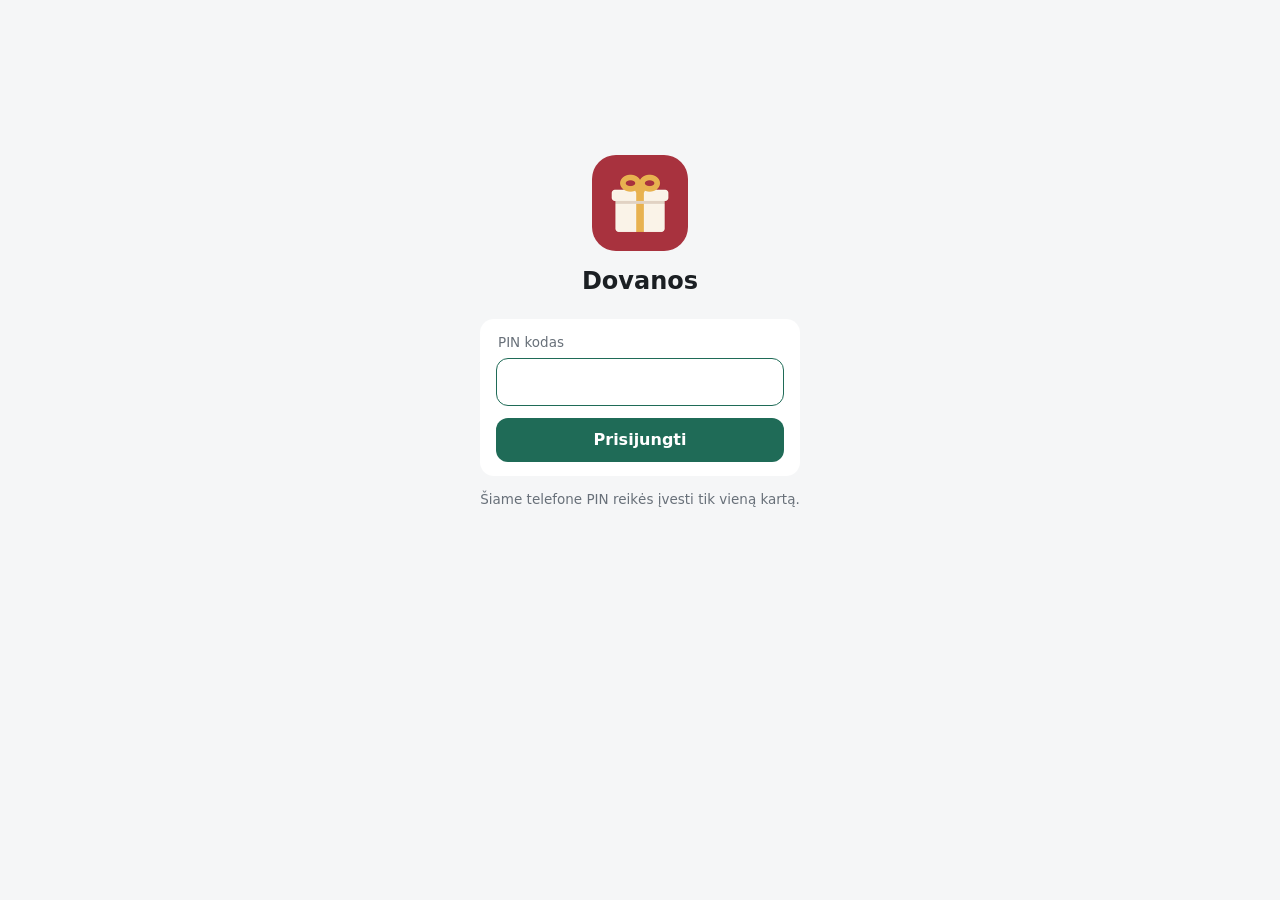
<file: dovanos/app/static/login.html>
<!doctype html>
<html lang="lt">
<head>
<meta charset="utf-8">
<meta name="viewport" content="width=device-width, initial-scale=1">
<meta name="theme-color" content="#f5f6f7" media="(prefers-color-scheme: light)">
<meta name="theme-color" content="#111416" media="(prefers-color-scheme: dark)">
<title>Dovanos – prisijungimas</title>
<link rel="manifest" href="manifest.webmanifest">
<link rel="stylesheet" href="style.css?v=22">
</head>
<body style="padding:0">
<main style="max-width:360px;margin:15vh auto 0;padding:20px">
  <div class="center"><img src="icon-192.png" alt="" width="96" height="96" style="border-radius:24px"></div>
  <h1 class="center" style="font-size:24px;margin:8px 0 20px">Dovanos</h1>
  <form id="f" class="card pad stack">
    <label class="field"><span>PIN kodas</span><input type="password" inputmode="numeric" id="pin" autofocus required></label>
    <button class="btn primary block">Prisijungti</button>
    <p id="err" class="center" style="color:var(--danger);margin:0" hidden>Neteisingas PIN</p>
  </form>
  <p class="muted small center" style="margin-top:14px">Šiame telefone PIN reikės įvesti tik vieną kartą.</p>
</main>
<script>
document.getElementById('f').onsubmit = async e => {
  e.preventDefault();
  const r = await fetch('api/login', { method: 'POST', headers: { 'Content-Type': 'application/json' }, body: JSON.stringify({ pin: document.getElementById('pin').value }) });
  if (r.ok) location.href = './'; else document.getElementById('err').hidden = false;
};
</script>
</body>
</html>
</file>
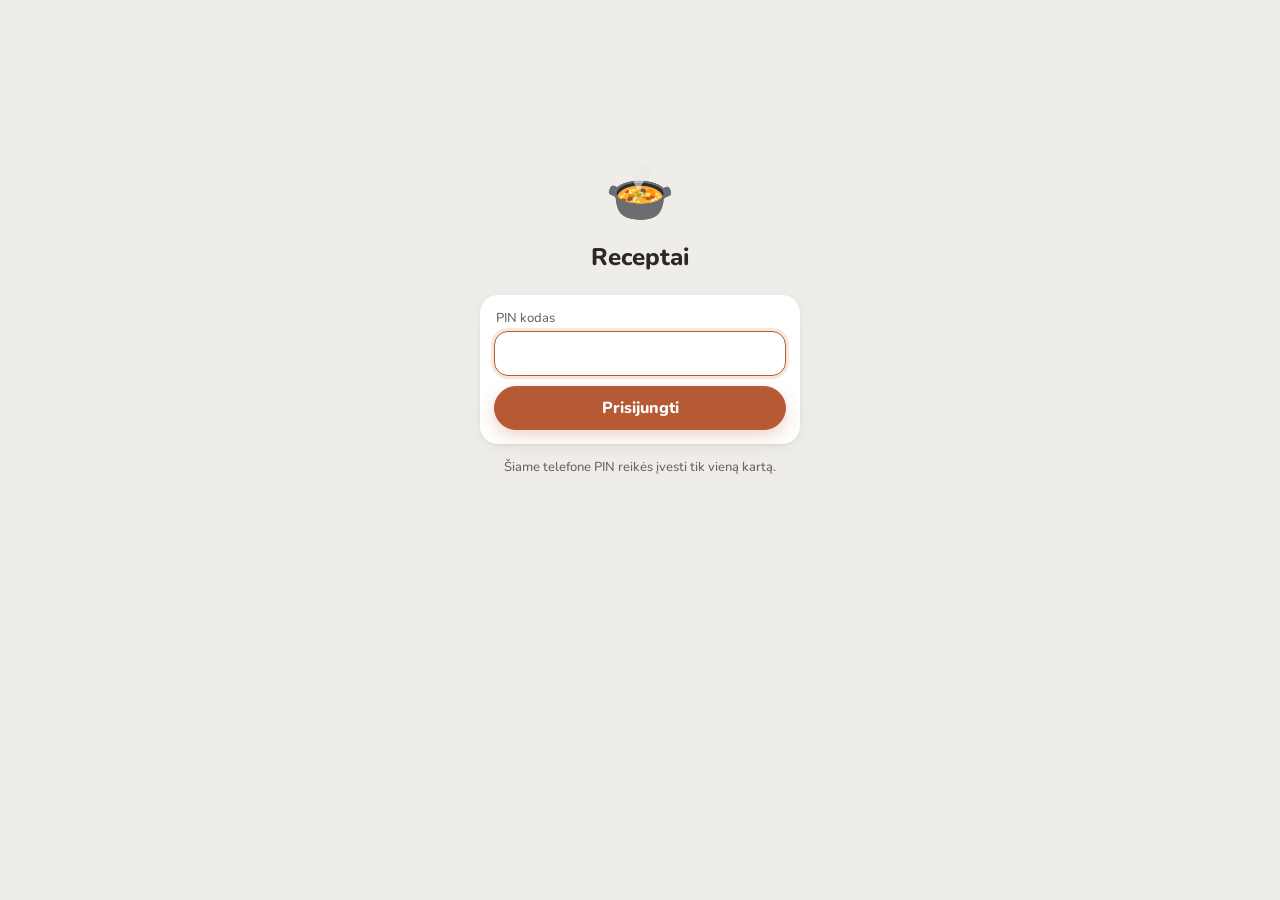
<file: receptai/app/static/login.html>
<!doctype html>
<html lang="lt">
<head>
<meta charset="utf-8">
<meta name="viewport" content="width=device-width, initial-scale=1">
<meta name="theme-color" content="#efede9" media="(prefers-color-scheme: light)">
<meta name="theme-color" content="#191715" media="(prefers-color-scheme: dark)">
<title>Receptai – prisijungimas</title>
<link rel="manifest" href="manifest.webmanifest">
<link rel="preconnect" href="https://fonts.googleapis.com">
<link rel="preconnect" href="https://fonts.gstatic.com" crossorigin>
<link rel="stylesheet" href="https://fonts.googleapis.com/css2?family=Nunito:wght@400;500;600;700;800&display=swap">
<link rel="stylesheet" href="style.css?v=11">
</head>
<body style="padding:0">
<main style="max-width:360px;margin:15vh auto 0;padding:20px">
  <div class="center" style="font-size:56px">🍲</div>
  <h1 class="center" style="font-size:24px;margin:8px 0 20px">Receptai</h1>
  <form id="f" class="card pad stack">
    <label class="field"><span>PIN kodas</span><input type="password" inputmode="numeric" id="pin" autofocus required></label>
    <button class="btn primary block">Prisijungti</button>
    <p id="err" class="center" style="color:var(--danger);margin:0" hidden>Neteisingas PIN</p>
  </form>
  <p class="muted small center" style="margin-top:14px">Šiame telefone PIN reikės įvesti tik vieną kartą.</p>
</main>
<script>
document.getElementById('f').onsubmit = async e => {
  e.preventDefault();
  const r = await fetch('api/login', { method: 'POST', headers: { 'Content-Type': 'application/json' }, body: JSON.stringify({ pin: document.getElementById('pin').value }) });
  if (r.ok) location.href = './'; else document.getElementById('err').hidden = false;
};
</script>
</body>
</html>
</file>
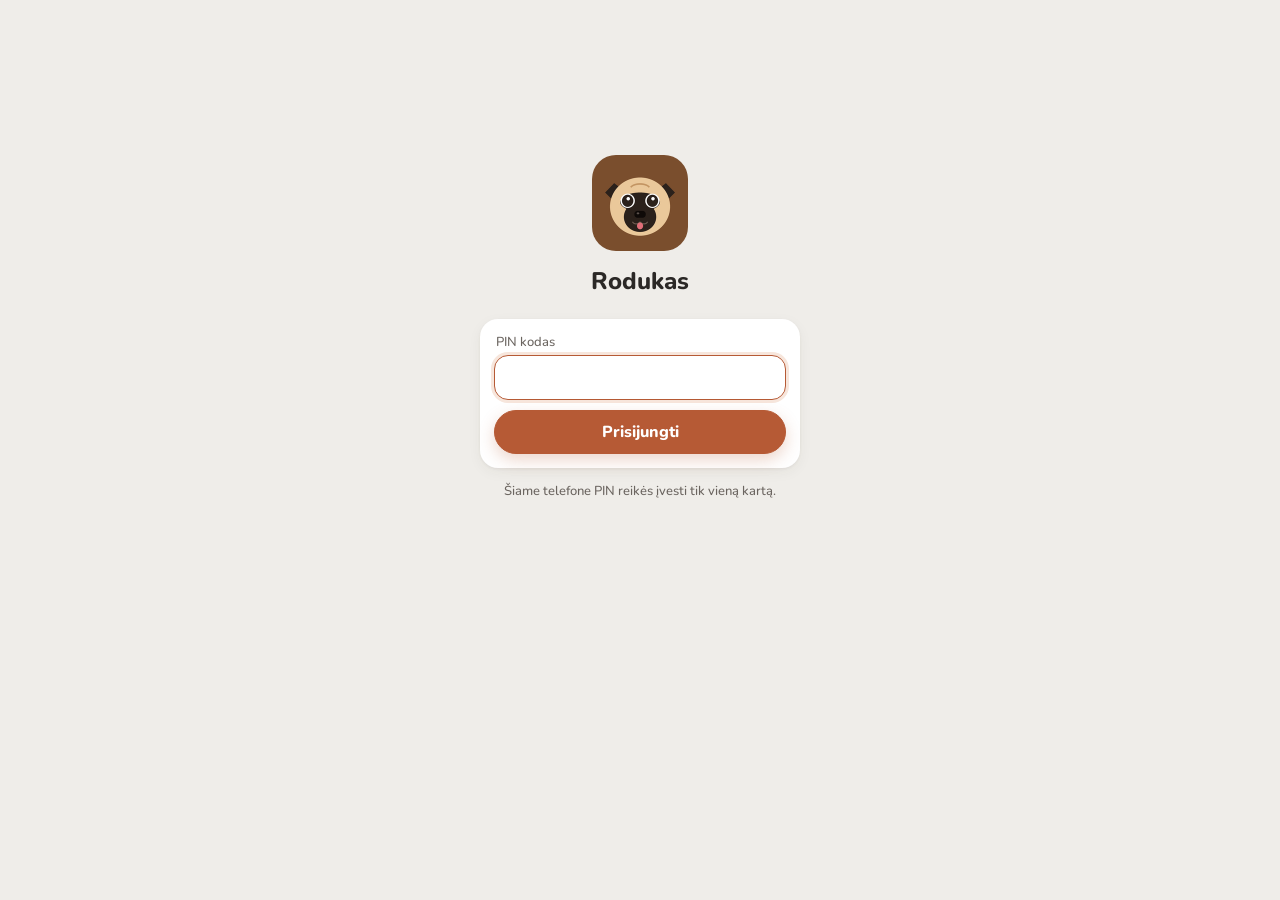
<file: rodukas/app/static/login.html>
<!doctype html>
<html lang="lt">
<head>
<meta charset="utf-8">
<meta name="viewport" content="width=device-width, initial-scale=1">
<meta name="theme-color" content="#efede9" media="(prefers-color-scheme: light)">
<meta name="theme-color" content="#191715" media="(prefers-color-scheme: dark)">
<title>Rodukas – prisijungimas</title>
<link rel="manifest" href="manifest.webmanifest">
<link rel="preconnect" href="https://fonts.googleapis.com">
<link rel="preconnect" href="https://fonts.gstatic.com" crossorigin>
<link rel="stylesheet" href="https://fonts.googleapis.com/css2?family=Nunito:wght@400;500;600;700;800&display=swap">
<link rel="stylesheet" href="style.css?v=3">
</head>
<body style="padding:0">
<main style="max-width:360px;margin:15vh auto 0;padding:20px">
  <div class="center"><img src="icon-192.png" alt="" width="96" height="96" style="border-radius:24px"></div>
  <h1 class="center" style="font-size:24px;margin:8px 0 20px">Rodukas</h1>
  <form id="f" class="card pad stack">
    <label class="field"><span>PIN kodas</span><input type="password" inputmode="numeric" id="pin" autofocus required></label>
    <button class="btn primary block">Prisijungti</button>
    <p id="err" class="center" style="color:var(--danger);margin:0" hidden>Neteisingas PIN</p>
  </form>
  <p class="muted small center" style="margin-top:14px">Šiame telefone PIN reikės įvesti tik vieną kartą.</p>
</main>
<script>
document.getElementById('f').onsubmit = async e => {
  e.preventDefault();
  const r = await fetch('api/login', { method: 'POST', headers: { 'Content-Type': 'application/json' }, body: JSON.stringify({ pin: document.getElementById('pin').value }) });
  if (r.ok) location.href = './'; else document.getElementById('err').hidden = false;
};
</script>
</body>
</html>
</file>
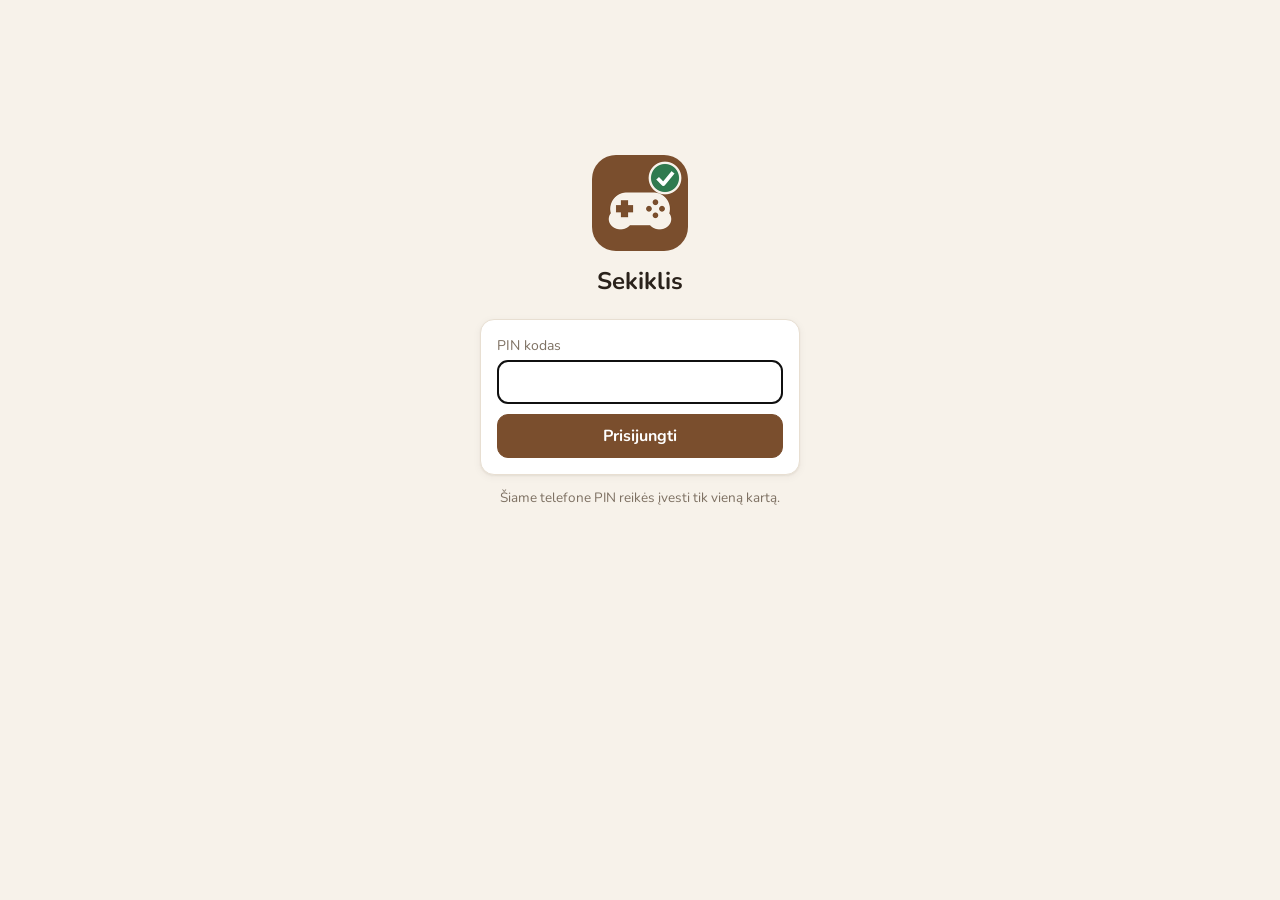
<file: sekiklis/app/static/login.html>
<!doctype html>
<html lang="lt">
<head>
<meta charset="utf-8">
<meta name="viewport" content="width=device-width, initial-scale=1">
<meta name="theme-color" content="#efede9" media="(prefers-color-scheme: light)">
<meta name="theme-color" content="#191715" media="(prefers-color-scheme: dark)">
<title>Sekiklis – prisijungimas</title>
<link rel="manifest" href="manifest.webmanifest">
<link rel="preconnect" href="https://fonts.googleapis.com">
<link rel="preconnect" href="https://fonts.gstatic.com" crossorigin>
<link rel="stylesheet" href="https://fonts.googleapis.com/css2?family=Nunito:wght@400;500;600;700;800&display=swap">
<link rel="stylesheet" href="style.css?v=1">
</head>
<body style="padding:0">
<main style="max-width:360px;margin:15vh auto 0;padding:20px">
  <div class="center"><img src="icon-192.png" alt="" width="96" height="96" style="border-radius:24px"></div>
  <h1 class="center" style="font-size:24px;margin:8px 0 20px">Sekiklis</h1>
  <form id="f" class="card pad stack">
    <label class="field"><span>PIN kodas</span><input type="password" inputmode="numeric" id="pin" autofocus required></label>
    <button class="btn primary block">Prisijungti</button>
    <p id="err" class="center" style="color:var(--danger);margin:0" hidden>Neteisingas PIN</p>
  </form>
  <p class="muted small center" style="margin-top:14px">Šiame telefone PIN reikės įvesti tik vieną kartą.</p>
</main>
<script>
document.getElementById('f').onsubmit = async e => {
  e.preventDefault();
  const r = await fetch('api/login', { method: 'POST', headers: { 'Content-Type': 'application/json' }, body: JSON.stringify({ pin: document.getElementById('pin').value }) });
  if (r.ok) location.href = './'; else document.getElementById('err').hidden = false;
};
</script>
</body>
</html>
</file>
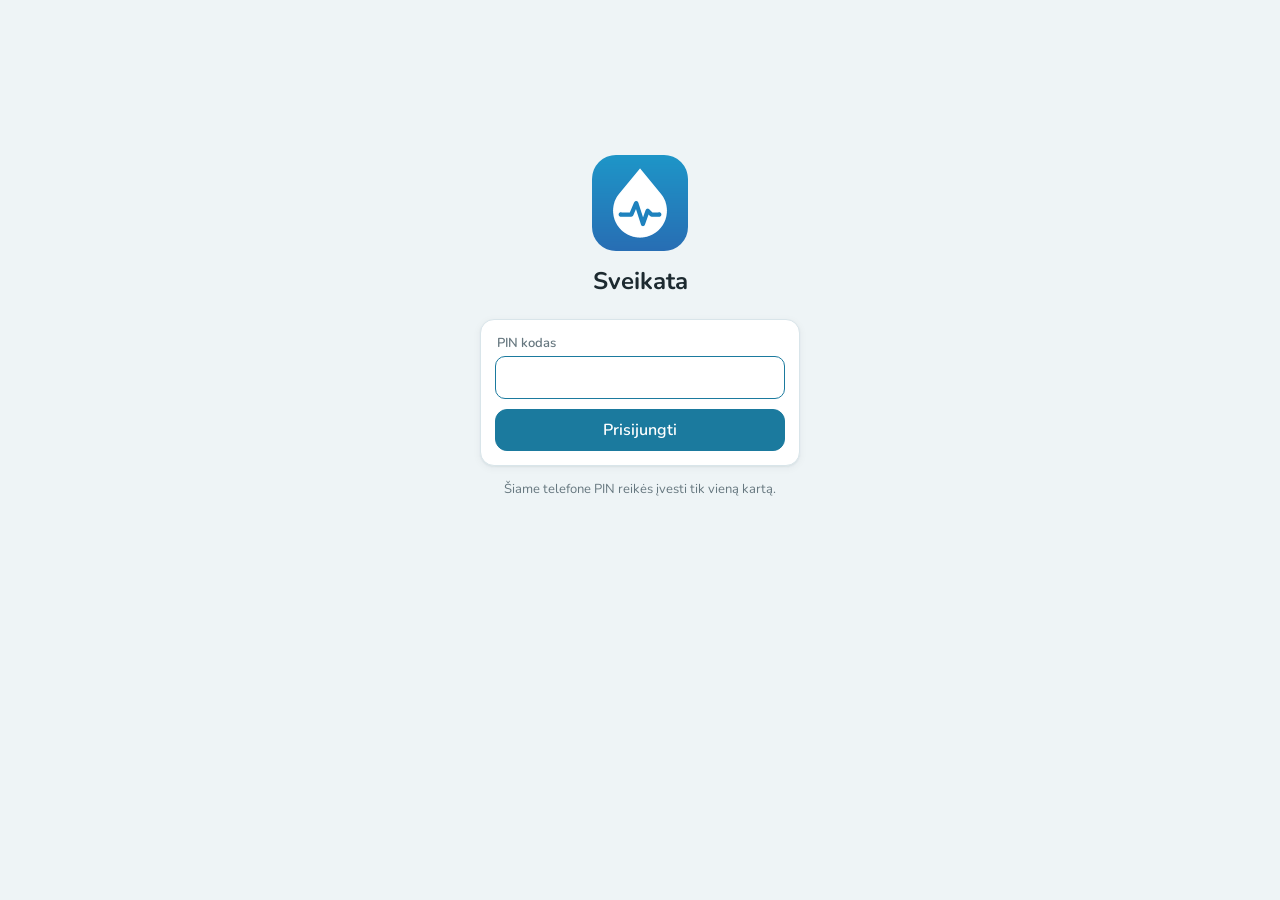
<file: sveikata/app/static/login.html>
<!doctype html>
<html lang="lt">
<head>
<meta charset="utf-8">
<meta name="viewport" content="width=device-width, initial-scale=1">
<meta name="theme-color" content="#eef4f6" media="(prefers-color-scheme: light)">
<meta name="theme-color" content="#121719" media="(prefers-color-scheme: dark)">
<title>Sveikata – prisijungimas</title>
<link rel="manifest" href="manifest.webmanifest">
<link rel="preconnect" href="https://fonts.googleapis.com">
<link rel="preconnect" href="https://fonts.gstatic.com" crossorigin>
<link rel="stylesheet" href="https://fonts.googleapis.com/css2?family=Nunito:wght@400;500;600;700;800&display=swap">
<link rel="stylesheet" href="style.css?v=1">
</head>
<body style="padding:0">
<main style="max-width:360px;margin:15vh auto 0;padding:20px">
  <div class="center"><img src="icon-192.png" alt="" width="96" height="96" style="border-radius:24px"></div>
  <h1 class="center" style="font-size:24px;margin:8px 0 20px">Sveikata</h1>
  <form id="f" class="card pad stack">
    <label class="field"><span>PIN kodas</span><input type="password" inputmode="numeric" id="pin" autofocus required></label>
    <button class="btn primary block">Prisijungti</button>
    <p id="err" class="center" style="color:var(--danger);margin:0" hidden>Neteisingas PIN</p>
  </form>
  <p class="muted small center" style="margin-top:14px">Šiame telefone PIN reikės įvesti tik vieną kartą.</p>
</main>
<script>
document.getElementById('f').onsubmit = async e => {
  e.preventDefault();
  const r = await fetch('api/login', { method: 'POST', headers: { 'Content-Type': 'application/json' }, body: JSON.stringify({ pin: document.getElementById('pin').value }) });
  if (r.ok) location.href = './'; else document.getElementById('err').hidden = false;
};
</script>
</body>
</html>
</file>
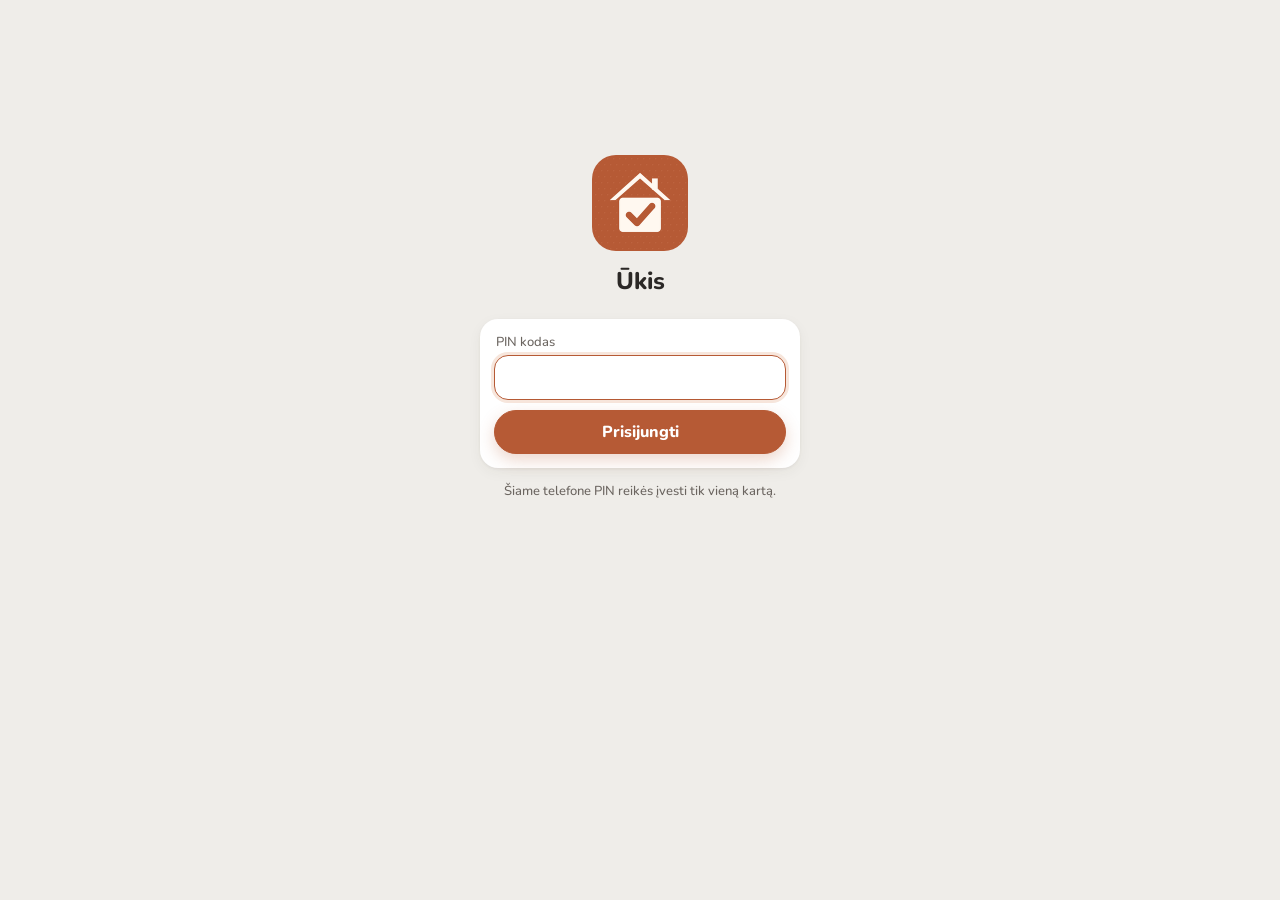
<file: ukis/app/static/login.html>
<!doctype html>
<html lang="lt">
<head>
<meta charset="utf-8">
<meta name="viewport" content="width=device-width, initial-scale=1">
<meta name="theme-color" content="#efede9" media="(prefers-color-scheme: light)">
<meta name="theme-color" content="#191715" media="(prefers-color-scheme: dark)">
<title>Ūkis – prisijungimas</title>
<link rel="manifest" href="manifest.webmanifest">
<link rel="preconnect" href="https://fonts.googleapis.com">
<link rel="preconnect" href="https://fonts.gstatic.com" crossorigin>
<link rel="stylesheet" href="https://fonts.googleapis.com/css2?family=Nunito:wght@400;500;600;700;800&display=swap">
<link rel="stylesheet" href="style.css?v=10">
</head>
<body style="padding:0">
<main style="max-width:360px;margin:15vh auto 0;padding:20px">
  <div class="center"><img src="icon-192.png" alt="" width="96" height="96" style="border-radius:24px"></div>
  <h1 class="center" style="font-size:24px;margin:8px 0 20px">Ūkis</h1>
  <form id="f" class="card pad stack">
    <label class="field"><span>PIN kodas</span><input type="password" inputmode="numeric" id="pin" autofocus required></label>
    <button class="btn primary block">Prisijungti</button>
    <p id="err" class="center" style="color:var(--danger);margin:0" hidden>Neteisingas PIN</p>
  </form>
  <p class="muted small center" style="margin-top:14px">Šiame telefone PIN reikės įvesti tik vieną kartą.</p>
</main>
<script>
document.getElementById('f').onsubmit = async e => {
  e.preventDefault();
  const r = await fetch('api/login', { method: 'POST', headers: { 'Content-Type': 'application/json' }, body: JSON.stringify({ pin: document.getElementById('pin').value }) });
  if (r.ok) location.href = './'; else document.getElementById('err').hidden = false;
};
</script>
</body>
</html>
</file>
<file: dovanos/app/static/style.css>
/* =====================================================================
   Dovanos 2.0 – ramus, įprastos telefono programėlės stilius:
   sistemos šriftas, viena pagrindinė (žalia) spalva, paprasti sąrašai.
   ===================================================================== */
:root {
  --bg: #f5f6f7;
  --card: #ffffff;
  --ink: #1b1f23;
  --muted: #687079;
  --line: #e3e6e9;
  --accent: #1f6b57;
  --accent-ink: #ffffff;
  --accent-soft: #e2f0eb;
  --ok: #1f6b57;
  --ok-soft: #e2f0eb;
  --todo: #b4561d;
  --todo-soft: #fbeee4;
  --danger: #b3261e;
  --chip: #eef0f2;
  --radius: 14px;
  --tabs-h: 64px;
  --side-w: 230px;
  --font: system-ui, -apple-system, "Roboto", "Segoe UI", "Helvetica Neue", Arial, sans-serif;
}
@media (prefers-color-scheme: dark) {
  :root {
    --bg: #111416;
    --card: #1a1e21;
    --ink: #e8ebed;
    --muted: #9aa3ab;
    --line: #2a3035;
    --accent: #5cc3a3;
    --accent-ink: #0c1f19;
    --accent-soft: #183a30;
    --ok: #5cc3a3;
    --ok-soft: #183a30;
    --todo: #f0a46e;
    --todo-soft: #3a2618;
    --danger: #f08178;
    --chip: #23292d;
    color-scheme: dark;
  }
}
[hidden] { display: none !important; }
* { box-sizing: border-box; -webkit-tap-highlight-color: transparent; }
html, body { margin: 0; background: var(--bg); color: var(--ink); }
body {
  font-family: var(--font); font-size: 16px; line-height: 1.4;
  padding-bottom: calc(var(--tabs-h) + env(safe-area-inset-bottom) + 84px);
}
button, input, select, textarea { font: inherit; color: inherit; }
a { color: var(--accent); }
svg.i { width: 22px; height: 22px; flex: none; }
:focus-visible { outline: 2px solid var(--accent); outline-offset: 2px; }

/* ---------- viršutinė juosta ---------- */
header#top {
  position: sticky; top: 0; z-index: 20;
  display: flex; align-items: center; gap: 2px;
  padding: calc(env(safe-area-inset-top) + 10px) 6px 8px 16px;
  background: var(--bg);
}
header h1 { font-size: 24px; font-weight: 700; letter-spacing: -.01em; margin: 0; flex: 1; min-width: 0; white-space: nowrap; overflow: hidden; text-overflow: ellipsis; }
#top-actions { display: flex; gap: 2px; align-items: center; }
.icon-btn {
  border: 0; background: transparent; width: 42px; height: 42px; border-radius: 50%; text-decoration: none; flex: none;
  font-size: 19px; cursor: pointer; display: inline-flex; align-items: center; justify-content: center; color: var(--muted);
}
.icon-btn:hover, .icon-btn:active { background: var(--line); }
#back { margin-left: -10px; color: var(--ink); }
main#view { padding: 4px 16px 16px; max-width: 760px; margin: 0 auto; }
main#view.wide { max-width: 1200px; }

/* ---------- apatinė juosta (telefone) / šoninis meniu (kompiuteryje) ---------- */
nav#tabs {
  position: fixed; left: 0; right: 0; bottom: 0; z-index: 30;
  display: flex; background: var(--card); border-top: 1px solid var(--line);
  padding-bottom: env(safe-area-inset-bottom);
}
nav#tabs a {
  flex: 1; height: var(--tabs-h); display: flex; flex-direction: column; align-items: center; justify-content: center;
  gap: 3px; text-decoration: none; color: var(--muted); font-size: 12.5px; font-weight: 500;
}
nav#tabs a .pill-i { width: 58px; height: 30px; border-radius: 99px; display: grid; place-items: center; }
nav#tabs a.on { color: var(--ink); font-weight: 600; }
nav#tabs a.on .pill-i { background: var(--accent-soft); color: var(--accent); }
nav#tabs .brand, nav#tabs .side-only, nav#tabs .sep { display: none; }

@media (min-width: 900px) {
  body { padding-bottom: 90px; padding-left: var(--side-w); }
  nav#tabs {
    top: 0; right: auto; width: var(--side-w); flex-direction: column; border-top: 0;
    border-right: 1px solid var(--line); padding: 16px 12px; gap: 2px;
  }
  nav#tabs .brand { display: flex; align-items: center; gap: 10px; font-weight: 700; font-size: 19px; padding: 4px 10px 18px; }
  nav#tabs .brand img { width: 34px; height: 34px; border-radius: 9px; }
  nav#tabs a, nav#tabs .side-only {
    flex: 0 0 auto; height: 44px; flex-direction: row; justify-content: flex-start; gap: 12px;
    padding: 0 12px; border-radius: 12px; font-size: 15px; display: flex;
  }
  nav#tabs a .pill-i { width: auto; height: auto; background: none !important; }
  nav#tabs a:hover { background: var(--chip); }
  nav#tabs a.on { background: var(--accent-soft); color: var(--accent); }
  nav#tabs .sep { display: block; height: 1px; background: var(--line); margin: 10px 8px; }
  .phone-only { display: none !important; }
  header#top { padding: 18px 28px 10px; }
  header h1 { font-size: 26px; }
  main#view { padding: 8px 28px 24px; margin: 0; }
}

/* ---------- bendri elementai ---------- */
.card { background: var(--card); border-radius: var(--radius); }
.pad { padding: 14px 16px; }
.stack > * + * { margin-top: 12px; }
.row { display: flex; align-items: center; gap: 8px; }
.row.wrap { flex-wrap: wrap; }
.grow { flex: 1; min-width: 0; }
.muted { color: var(--muted); }
.small { font-size: 13.5px; }
.center { text-align: center; }
.nowrap { white-space: nowrap; }
.pre { white-space: pre-wrap; }
.ellip { white-space: nowrap; overflow: hidden; text-overflow: ellipsis; }
h2 { font-size: 13.5px; font-weight: 600; color: var(--muted); margin: 22px 4px 8px; display: flex; align-items: center; gap: 8px; }
h2:first-child { margin-top: 6px; }
h2 .btn { margin-left: auto; }
h2 .sum { margin-left: auto; font-weight: 500; }
hr { border: 0; border-top: 1px solid var(--line); margin: 14px 0; }
.empty { padding: 28px 16px; text-align: center; color: var(--muted); font-size: 15px; }
.card.empty { padding: 22px 16px; }

.btn {
  border: 0; background: var(--chip); border-radius: 12px;
  padding: 9px 16px; min-height: 44px; cursor: pointer; font-weight: 600; text-decoration: none; color: var(--ink);
  display: inline-flex; align-items: center; justify-content: center; gap: 6px;
}
.btn:hover { filter: brightness(.97); }
.btn:active { transform: scale(.98); }
.btn.primary { background: var(--accent); color: var(--accent-ink); }
.btn.danger { color: var(--danger); }
.btn.block { width: 100%; }
.btn.small { min-height: 34px; padding: 4px 12px; font-size: 14px; border-radius: 10px; }
.btn.ghost { background: transparent; color: var(--accent); }

input[type=text], input[type=number], input[type=date], input[type=time], input[type=search], input[type=password], input[type=url], select, textarea {
  width: 100%; border: 1.5px solid var(--line); background: var(--card); border-radius: 12px;
  padding: 10px 14px; min-height: 48px; outline: none;
}
input:focus, select:focus, textarea:focus { border-color: var(--accent); }
textarea { min-height: 84px; resize: vertical; }
label.field { display: block; }
label.field > span, .lbl-s { display: block; font-size: 13.5px; color: var(--muted); margin: 0 2px 6px; font-weight: 500; }
.fgrid { display: grid; grid-template-columns: 1fr 1fr; gap: 14px 12px; }
.fgrid .full { grid-column: 1 / -1; }
.fgrid.occpick { grid-template-columns: minmax(0, 1fr) 104px; }
.occpick select { min-width: 0; width: 100%; }
label.check { display: flex; align-items: center; gap: 12px; padding: 8px 2px; cursor: pointer; }
label.check input { width: 22px; height: 22px; accent-color: var(--accent); flex: none; }

.chips { display: flex; flex-wrap: wrap; gap: 8px; }
.chips.scroll { flex-wrap: nowrap; overflow-x: auto; scrollbar-width: none; margin: 0 -16px; padding: 0 16px; }
.chips.scroll::-webkit-scrollbar { display: none; }
.chip {
  display: inline-flex; align-items: center; gap: 5px; border: 1px solid var(--line); background: var(--card); flex: none;
  border-radius: 999px; padding: 7px 14px; font-size: 14.5px; cursor: pointer; color: var(--ink); text-decoration: none; font-weight: 500;
}
.chip.on { background: var(--ink); border-color: var(--ink); color: var(--bg); }
.chip.more { color: var(--accent); border-style: dashed; }
.chips.collapsed .chip.x:not(.on) { display: none; }
.seg { display: flex; background: var(--line); border-radius: 12px; padding: 3px; gap: 2px; }
.seg button { flex: 1; border: 0; background: transparent; padding: 8px 6px; cursor: pointer; font-weight: 500; font-size: 14px; color: var(--muted); border-radius: 9px; }
.seg button.on { background: var(--card); color: var(--ink); font-weight: 600; box-shadow: 0 1px 2px rgba(0, 0, 0, .08); }

.grid { display: grid; grid-template-columns: repeat(auto-fill, minmax(320px, 1fr)); gap: 14px; align-items: start; }
.grid.narrow { grid-template-columns: repeat(auto-fill, minmax(260px, 1fr)); }
@media (max-width: 520px) { .grid, .grid.narrow { grid-template-columns: 1fr; gap: 12px; } }
.grid > * { min-width: 0; }

.pill { display: inline-block; font-size: 12.5px; font-weight: 600; padding: 2px 9px; border-radius: 999px; background: var(--chip); color: var(--muted); white-space: nowrap; }
.pill.ok { background: var(--ok-soft); color: var(--ok); }
.pill.gold, .pill.todo { background: var(--todo-soft); color: var(--todo); }
.pill.red { background: var(--todo-soft); color: var(--todo); }
.bar { height: 6px; background: var(--line); border-radius: 99px; overflow: hidden; }
.bar i { display: block; height: 100%; background: var(--accent); border-radius: 99px; }
.bar.over i { background: var(--danger); }

/* ---------- sąrašai (pagrindinis elementas) ---------- */
.list { padding: 0; overflow: hidden; }
.list > .li { display: flex; align-items: center; gap: 12px; min-height: 58px; padding: 9px 14px; border-top: 1px solid var(--line); cursor: pointer; color: var(--ink); text-decoration: none; }
.list > .li:first-child { border-top: 0; }
.list > .li:hover { background: color-mix(in srgb, var(--ink) 3%, var(--card)); }
.list > .li:active { background: color-mix(in srgb, var(--ink) 6%, var(--card)); }
.li .grow { min-width: 0; }
.li .t { font-size: 16px; white-space: nowrap; overflow: hidden; text-overflow: ellipsis; }
.li .s { font-size: 13.5px; color: var(--muted); margin-top: 2px; white-space: nowrap; overflow: hidden; text-overflow: ellipsis; }
.li .end { text-align: right; white-space: nowrap; font-size: 13.5px; color: var(--muted); font-variant-numeric: tabular-nums; }
.li .end b { display: block; color: var(--ink); font-size: 15px; font-weight: 600; }
.li .chev { color: var(--muted); font-size: 20px; line-height: 1; }
.li .ico { flex: 0 0 40px; height: 40px; border-radius: 50%; background: var(--accent-soft); display: grid; place-items: center; font-size: 19px; }
.li.add { color: var(--accent); font-weight: 500; min-height: 50px; }
.li.add .plus { flex: 0 0 26px; height: 26px; display: grid; place-items: center; font-size: 24px; line-height: 1; font-weight: 400; }
.li.add .end { color: var(--accent); }
.list.compact > .li { min-height: 52px; padding: 7px 14px; }

/* žmogaus inicialai (spalva – žmogaus ar grupės) */
.ava { flex: 0 0 40px; height: 40px; border-radius: 50%; display: grid; place-items: center; font-size: 14.5px; font-weight: 600;
  background: color-mix(in srgb, var(--pc, var(--muted)) 32%, var(--card)); color: var(--ink); text-transform: uppercase; }
.ava.sm { flex-basis: 30px; height: 30px; font-size: 12px; }
.ava.lg { flex-basis: 56px; height: 56px; font-size: 19px; }

/* ---------- pradžia: artimiausia šventė ---------- */
.hero { display: block; padding: 16px; text-decoration: none; color: var(--ink); cursor: pointer; margin-top: 4px; }
.hero .k { font-size: 13.5px; color: var(--muted); }
.hero .n { font-size: 22px; font-weight: 700; margin: 2px 0; }
.hero .d { font-size: 15px; font-weight: 600; color: var(--accent); }
.hero .bar { margin: 14px 0 8px; }
.hero .p { display: flex; justify-content: space-between; align-items: center; gap: 8px; font-size: 14px; color: var(--muted); }

/* ---------- progos vaizdas ---------- */
.occ-head { padding: 0 4px; }
.occ-head .d { font-size: 15px; color: var(--muted); }
.occ-head .m { font-size: 15px; margin-top: 4px; }
.occ-head .bar { margin-top: 10px; }
.occ-seg { margin: 14px 0 2px; }
.phead { display: flex; align-items: center; gap: 10px; margin: 18px 4px 8px; }
.phead .nm { flex: 1; min-width: 0; font-weight: 600; font-size: 16px; color: var(--ink); text-decoration: none; white-space: nowrap; overflow: hidden; text-overflow: ellipsis; }
.phead .tot { color: var(--muted); font-size: 14px; font-variant-numeric: tabular-nums; }
.phead .icon-btn { width: 34px; height: 34px; }
.chk { flex: 0 0 26px; height: 26px; border-radius: 50%; border: 2px solid var(--muted); display: grid; place-items: center; background: transparent; cursor: pointer; padding: 0; position: relative; }
.chk::after { content: ""; position: absolute; inset: -9px; }
.chk svg { width: 15px; height: 15px; opacity: 0; color: var(--accent-ink); }
.chk.on { background: var(--accent); border-color: var(--accent); }
.chk.on svg { opacity: 1; }
.gift-li.done .t { color: var(--muted); }

/* senesnės dovanų eilutės (istorija, peržiūra) */
.gifts { list-style: none; margin: 0; padding: 2px 0; }
.gift { display: flex; align-items: center; gap: 10px; padding: 8px 14px; min-height: 46px; cursor: pointer; border-top: 1px solid var(--line); }
.gifts > .gift:first-child { border-top: 0; }
.gift:hover { background: color-mix(in srgb, var(--ink) 3%, var(--card)); }
.gift .t { flex: 1; min-width: 0; }
.gift .t .shop { color: var(--muted); font-size: 13.5px; }
.gift .p { white-space: nowrap; font-variant-numeric: tabular-nums; color: var(--muted); font-size: 14px; }
.st { flex: 0 0 30px; height: 30px; border-radius: 50%; border: 0; background: transparent; cursor: pointer; font-size: 16px; display: inline-flex; align-items: center; justify-content: center; }
.gifts.pick { margin: 0 0 14px; background: var(--card); border-radius: 12px; overflow: hidden; }

.year-h { font-size: 13.5px; color: var(--muted); margin: 18px 4px 8px; font-weight: 600; }
.cat-h { display: flex; align-items: center; gap: 8px; margin: 20px 4px 8px; font-size: 13.5px; font-weight: 600; color: var(--muted); }
.cat-h span { margin-left: auto; font-weight: 500; }

/* idėjų paieška */
.searchbox { display: flex; align-items: center; gap: 8px; background: var(--card); border-radius: 12px; padding: 0 14px; height: 46px; color: var(--muted); }
.searchbox input { border: 0 !important; background: transparent; min-height: 0; height: 100%; padding: 0; }
.filters { margin: 12px -16px 0; }
.used { font-size: 13px; color: var(--accent); margin-top: 1px; }
.used.multi { display: flex; gap: 6px; min-width: 0; }
.used.multi .ellip { min-width: 0; }
.used .more { flex: none; background: var(--accent-soft); color: var(--accent); border-radius: 99px; padding: 0 7px; font-weight: 600; }
.uses { margin: 16px 0 0; display: flex; flex-direction: column; gap: 6px; }
.uses .use { display: flex; align-items: center; gap: 8px; flex-wrap: wrap; font-size: 14px; color: var(--ink); text-decoration: none; padding: 8px 12px; border-radius: 10px; background: var(--card); }

/* žmogus / proga tekste: žmogus – su spalvotu tašku, proga – pilka */
.tags { display: flex; flex-wrap: wrap; align-items: center; gap: 2px 10px; margin-top: 2px; min-width: 0; font-size: 13.5px; color: var(--muted); }
.tg { display: inline-flex; align-items: center; gap: 5px; white-space: nowrap; max-width: 100%; overflow: hidden; text-overflow: ellipsis; vertical-align: middle; }
.tg.p::before { content: ""; width: 8px; height: 8px; border-radius: 50%; flex: none; background: var(--pc, color-mix(in srgb, var(--muted) 50%, var(--card))); }
.tg.o { color: var(--muted); }
.tg.t { color: var(--muted); }
a.nolink { text-decoration: none; color: inherit; }

/* žmogaus langas */
.p-head { display: flex; gap: 14px; align-items: center; padding: 4px 4px 2px; }
.p-head .info { min-width: 0; font-size: 15px; }
.kv { display: flex; justify-content: space-between; gap: 14px; padding: 12px 16px; border-top: 1px solid var(--line); font-size: 15px; }
.kv:first-child { border-top: 0; }
.kv > span:first-child { color: var(--muted); flex: none; }
.kv > span:last-child { text-align: right; min-width: 0; }

/* statistika */
.bars { display: grid; grid-template-columns: auto 1fr auto; gap: 10px 12px; align-items: center; padding: 16px; }
.bars .bar { height: 10px; margin: 0; }
.bars .v { font-weight: 600; text-align: right; font-variant-numeric: tabular-nums; }
.bars .l { white-space: nowrap; max-width: 170px; overflow: hidden; text-overflow: ellipsis; }
.bars a.l { color: var(--ink); }
.tiles { display: grid; grid-template-columns: repeat(auto-fill, minmax(140px, 1fr)); gap: 10px; margin: 12px 0 0; }
.tile { padding: 14px 16px; display: flex; flex-direction: column; gap: 2px; }
.tile b { font-size: 21px; font-weight: 700; }
.summary { padding: 14px 16px; margin-bottom: 12px; display: flex; flex-wrap: wrap; gap: 8px 20px; align-items: center; }

/* plaukiojantis mygtukas */
#fab {
  position: fixed; right: 16px; bottom: calc(var(--tabs-h) + env(safe-area-inset-bottom) + 16px); z-index: 25;
  border: 0; background: var(--accent); color: var(--accent-ink); border-radius: 18px; padding: 0 22px 0 18px; height: 56px;
  font-weight: 600; font-size: 16px; box-shadow: 0 6px 16px rgba(0, 0, 0, .2); cursor: pointer; display: flex; align-items: center; gap: 8px;
}
@media (min-width: 900px) { #fab { bottom: 28px; right: 32px; } }

/* apatinis langas / dialogas */
#sheet-bg { position: fixed; inset: 0; z-index: 40; }
#sheet {
  position: fixed; left: 0; right: 0; bottom: 0; z-index: 41;
  border-radius: 22px 22px 0 0; padding: 8px 18px calc(18px + env(safe-area-inset-bottom));
  max-height: 92vh; overflow-y: auto;
}
#sheet .grab { width: 38px; height: 4px; border-radius: 3px; margin: 4px auto 14px; }
#sheet h3 { margin: 2px 2px 16px; font-size: 20px; font-weight: 700; }
#sheet .actions { display: flex; gap: 10px; margin-top: 18px; }
#sheet .actions .btn { flex: 1; min-height: 50px; }
#sheet .actions .btn.primary { flex: 1.4; }
#sheet .list { background: var(--card); border-radius: 12px; }
@media (min-width: 700px) {
  #sheet {
    left: 50%; right: auto; bottom: auto; top: 8vh; transform: translateX(-50%); width: 560px;
    border-radius: 20px; max-height: 84vh; padding: 20px 24px 22px;
  }
  #sheet .grab { display: none; }
}
#toast {
  position: fixed; left: 50%; transform: translateX(-50%); bottom: calc(var(--tabs-h) + env(safe-area-inset-bottom) + 86px);
  z-index: 50; background: var(--ink); color: var(--bg); border-radius: 12px; padding: 11px 16px; font-weight: 500; font-size: 15px;
  display: flex; gap: 16px; align-items: center; max-width: 92vw; box-shadow: 0 6px 18px rgba(0, 0, 0, .22);
}
#toast button { border: 0; background: transparent; color: var(--accent-soft); font-weight: 700; cursor: pointer; padding: 0; }
@media (prefers-color-scheme: dark) { #toast button { color: var(--accent); } }
@media (min-width: 900px) { #toast { bottom: 30px; margin-left: calc(var(--side-w) / 2); } }

.preview { max-height: 46vh; overflow-y: auto; }
.preview .li { cursor: default; }
.swatches { display: flex; flex-wrap: wrap; gap: 10px; }
.sw { width: 36px; height: 36px; border-radius: 50%; border: 2px solid var(--line); cursor: pointer; background: var(--pc, var(--card)); color: var(--muted); font-size: 14px; }
.sw.on { outline: 3px solid var(--ink); outline-offset: 2px; }
.checks { display: grid; grid-template-columns: repeat(auto-fill, minmax(170px, 1fr)); gap: 0 10px; max-height: 260px; overflow-y: auto; }
.fgrid.three { grid-template-columns: repeat(3, minmax(0, 1fr)); }
.th { width: 40px; height: 40px; flex: none; object-fit: cover; border-radius: 10px; background: var(--chip); }
.th.s { width: 30px; height: 30px; border-radius: 7px; }
.th.l { width: 92px; height: 92px; border-radius: 12px; }

/* datos: būsima – žalia, praėjusi – blanki; jubiliejus paryškintas */
.d-future { color: var(--accent); font-weight: 600; }
.d-past { color: var(--muted); }
.age { white-space: nowrap; }
.age.jub { font-weight: 800; }
.chip.cur:not(.on) { border-color: var(--accent); color: var(--accent); }

/* būsenos lange: 5 mygtukai – telefone dvi eilės */
.seg.st5 { flex-wrap: wrap; }
.seg.st5 button { flex: 1 1 18%; display: flex; flex-direction: column; align-items: center; gap: 1px; font-size: 12.5px; padding: 7px 4px; }
.seg.st5 button span { font-size: 17px; }

details.more { border-radius: 12px; padding: 10px 14px; background: var(--card); }
details.more summary { cursor: pointer; font-size: 14.5px; font-weight: 500; color: var(--accent); padding: 2px 0; }
details.more[open] summary { margin-bottom: 4px; }

/* meniu ⋯ */
.menu-list .li .mi { flex: 0 0 26px; text-align: center; font-size: 19px; }

/* =====================================================================
   IŠŠOKANTYS LANGAI – vienodai visuose prieduose (2026-11)
   Langas kiek kitokio atspalvio nei puslapis, su plonu kontūru ir šešėliu,
   už jo – pritemdytas fonas. Atsidaro švelniai iš apačios.
   ===================================================================== */
:root {
  --sheet-bg: color-mix(in srgb, var(--card) 55%, var(--bg));
  --sheet-line: color-mix(in srgb, var(--line), var(--ink) 12%);
  --scrim: rgba(18, 22, 26, .45);
}
@media (prefers-color-scheme: dark) {
  :root {
    --sheet-bg: color-mix(in srgb, var(--card), #fff 5%);
    --sheet-line: color-mix(in srgb, var(--line), #fff 10%);
    --scrim: rgba(0, 0, 0, .62);
  }
}
#sheet-bg { background: var(--scrim); }
#sheet {
  background: var(--sheet-bg);
  box-shadow: 0 0 0 1px var(--sheet-line), 0 -10px 36px rgba(0, 0, 0, .28);
  animation: sheet-in .2s ease-out;
}
#sheet-bg:not([hidden]) { animation: scrim-in .2s ease-out; }
#sheet .grab { background: var(--sheet-line); }
#pop { background: var(--sheet-bg); box-shadow: 0 0 0 1px var(--sheet-line), 0 10px 32px rgba(0, 0, 0, .3); }
@keyframes sheet-in { from { translate: 0 48px; opacity: .3; } }
@keyframes scrim-in { from { opacity: 0; } }
@media (prefers-reduced-motion: reduce) { #sheet, #sheet-bg:not([hidden]) { animation: none; } }
/* Mygtukų eilė lango apačioje: kairėje šalutinis (pvz. Pašalinti), dešinėje pagrindinis (Išsaugoti / Atlikta) */
.sheet-actions { display: flex; gap: 10px; margin-top: 18px; }
.sheet-actions .btn { flex: 1; min-height: 50px; }
.sheet-actions .btn.primary { flex: 1.4; }
.li .end .d-future { color: var(--accent); }
.li.add .btn.small { color: var(--ink); font-weight: 500; }

/* =====================================================================
   KOMPIUTERIS (≥1100px): artėjančios progos šone, progos lenta, idėjų skydelis
   ===================================================================== */
#side-ev { display: none; }
@media (min-width: 900px) { nav#tabs { overflow-y: auto; } }
@media (min-width: 1100px) {
  #side-ev { display: block; margin-top: 10px; }
  .side-h { font-size: 11.5px; font-weight: 600; letter-spacing: .06em; text-transform: uppercase; color: var(--muted); padding: 6px 12px 6px; }
  .sev { display: flex; align-items: center; gap: 10px; padding: 6px 10px; border-radius: 10px; cursor: pointer; }
  .sev:hover { background: var(--chip); }
  .sev.on { background: var(--accent-soft); }
  .sev:focus-visible { outline: 2px solid var(--accent); }
  .sev .t { display: block; font-size: 14px; font-weight: 500; white-space: nowrap; overflow: hidden; text-overflow: ellipsis; }
  .sev .s { display: block; font-size: 12.5px; color: var(--muted); white-space: nowrap; overflow: hidden; text-overflow: ellipsis; }
  .sev .todo { color: var(--todo); font-weight: 600; }
  .calt { flex: 0 0 38px; border: 1px solid var(--line); border-radius: 8px; background: var(--card); text-align: center; line-height: 1.05; padding: 3px 0 4px; }
  .calt small { display: block; font-size: 10px; text-transform: uppercase; color: var(--muted); letter-spacing: .03em; }
  .calt b { display: block; font-size: 17px; font-variant-numeric: tabular-nums; }
  .sev.on .calt { border-color: var(--accent); }

  main#view.full { max-width: none; }
  .occ-desk { display: grid; grid-template-columns: minmax(0, 1fr) 320px; gap: 24px; align-items: start; }
  .bprog { display: flex; align-items: center; gap: 14px; margin-top: 10px; font-size: 14px; color: var(--muted); }
  .bprog b { color: var(--ink); }
  .bprog .bar { flex: 0 1 320px; margin: 0; }
  .board { display: grid; grid-template-columns: repeat(auto-fill, minmax(250px, 1fr)); gap: 12px; align-items: start; margin-top: 16px; }
  .bcol { background: var(--card); border: 1px solid var(--line); border-radius: 12px; min-width: 0; overflow: hidden; }
  .bcol.drop { outline: 2px dashed var(--accent); outline-offset: -2px; background: var(--accent-soft); }
  body.dragging .bcol[data-col] { outline: 1.5px dashed var(--line); outline-offset: -2px; }
  body.dragging .bcol.drop { outline: 2px dashed var(--accent); }
  .bh { display: flex; align-items: center; gap: 8px; padding: 6px 4px 6px 12px; min-height: 44px; border-bottom: 1px solid var(--line); }
  .bh .nm { flex: 1; min-width: 0; font-weight: 600; color: var(--ink); text-decoration: none; white-space: nowrap; overflow: hidden; text-overflow: ellipsis; }
  .bh .nm:hover { text-decoration: underline; }
  .bh .tot { font-size: 13.5px; color: var(--muted); font-variant-numeric: tabular-nums; white-space: nowrap; }
  .bh.none { background: var(--todo-soft); }
  .bh.none .tot { color: var(--todo); font-weight: 600; }
  .bh .icon-btn { width: 30px; height: 30px; opacity: 0; }
  .bcol:hover .bh .icon-btn, .bh .icon-btn:focus-visible { opacity: 1; }
  .bcol .list > .li { min-height: 0; padding: 7px 12px; gap: 10px; }
  .bcol .li .t { font-size: 14.5px; }
  .bcol .li .s { font-size: 12.5px; margin-top: 0; }
  .bcol .chk { flex-basis: 22px; height: 22px; }
  .bcol .th { width: 30px; height: 30px; }
  .bcol input.bq { display: block; width: 100%; min-height: 0; border: 0; border-top: 1px solid var(--line); border-radius: 0; background: transparent; padding: 10px 12px; font-size: 14.5px; color: var(--ink); }
  .bcol .bh + input.bq { border-top: 0; }
  .bcol input.bq::placeholder { color: var(--accent); opacity: .85; }
  .bcol input.bq:focus { background: var(--accent-soft); }
  .add-col { min-height: 88px; border: 1.5px dashed var(--line); background: transparent; color: var(--muted); font: inherit; font-weight: 600; cursor: pointer; }
  .add-col:hover { color: var(--accent); border-color: var(--accent); }
  .ipanel { position: sticky; top: 12px; background: var(--card); border: 1px solid var(--line); border-radius: 12px; padding: 12px; max-height: calc(100vh - 32px); overflow-y: auto; }
  .ipanel .ip-h { font-weight: 700; font-size: 16px; padding: 2px 4px 10px; }
  .ipanel .searchbox { background: var(--bg); height: 40px; margin-bottom: 6px; }
  .ipanel .lbl-s { margin-top: 12px; }
  .ipanel .list > .li { min-height: 0; padding: 7px 8px; gap: 10px; cursor: grab; border-radius: 8px; border-top: 0; }
  .ipanel .li .t { font-size: 14.5px; }
  .ipanel .li .s { font-size: 12.5px; margin-top: 0; }
  .ipanel .th { width: 30px; height: 30px; }
}

/* ---------- kompiuteris: tankesni sąrašai ir idėjų lentelė ---------- */
@media (min-width: 1100px) {
  .list > .li { min-height: 46px; padding: 6px 14px; }
  .li .t { font-size: 15px; }
  .li .s { font-size: 13px; margin-top: 0; }
  .li .ico { flex-basis: 34px; height: 34px; font-size: 17px; }
  .li > .ava:not(.sm):not(.lg) { flex-basis: 34px; height: 34px; font-size: 13px; }
  .cat-h { margin: 14px 4px 6px; }
  #view.full > .searchbox { max-width: 520px; height: 40px; }
  #view.full > .chips.filters { flex-wrap: wrap; overflow: visible; }
  .itbl-w { margin-top: 12px; background: var(--card); border-radius: 12px; border: 1px solid var(--line); overflow: hidden; }
  .itbl { width: 100%; border-collapse: collapse; table-layout: fixed; font-size: 14px; }
  .itbl th { text-align: left; font-size: 12px; font-weight: 600; color: var(--muted); padding: 8px 12px; border-bottom: 1px solid var(--line); position: sticky; top: 0; background: var(--card); z-index: 1; }
  .itbl th:nth-child(1) { width: 30%; } .itbl th:nth-child(2) { width: 22%; } .itbl th:nth-child(3) { width: 12%; }
  .itbl th:nth-child(4) { width: 11%; } .itbl th:nth-child(5) { width: 17%; } .itbl th:nth-child(6) { width: 8%; }
  .itbl td { padding: 5px 12px; border-bottom: 1px solid var(--line); white-space: nowrap; overflow: hidden; text-overflow: ellipsis; vertical-align: middle; height: 24px; }
  .itbl tbody tr[data-c] { cursor: pointer; }
  .itbl tbody tr[data-c]:hover td { background: color-mix(in srgb, var(--accent) 7%, var(--card)); }
  .itbl .it-g td { background: var(--bg); font-size: 12.5px; font-weight: 600; color: var(--muted); padding: 7px 12px; height: auto; }
  .itbl .it-g span { font-weight: 500; margin-left: 4px; }
  .itbl .it-t { color: var(--ink); }
  .itbl .it-t .th { width: 22px; height: 22px; border-radius: 4px; vertical-align: middle; margin-right: 8px; object-fit: cover; }
  .itbl .it-who { display: inline-flex; align-items: center; gap: 5px; margin-right: 10px; }
  .itbl .ava.xs { flex: none; width: 18px; height: 18px; font-size: 8.5px; }
  .itbl .it-c, .itbl .it-s { color: var(--muted); }
  .itbl .it-u { color: var(--accent); font-size: 13px; }
  .itbl .it-m { text-align: right; font-variant-numeric: tabular-nums; color: var(--muted); }
}

/* Kol atidarytas iššokantis langas – fonas neslenka (telefone pirštu tempiant langą) */
html.modal-open, html.modal-open body { overflow: hidden; overscroll-behavior: none; }
#sheet { overscroll-behavior: contain; }
#sheet-bg, #pop-bg { touch-action: none; overscroll-behavior: none; }
</file>
<file: receptai/app/static/style.css>
:root {
  --bg: #f6f3ec;
  --card: #ffffff;
  --ink: #23201b;
  --muted: #7a7266;
  --line: #e6e0d4;
  --accent: #2f6b4f;
  --accent-ink: #ffffff;
  --accent-soft: #e2efe7;
  --warn: #b3561b;
  --warn-soft: #fbeadc;
  --danger: #b3261e;
  --done: #a39d92;
  --chip: #efeadf;
  --shadow: 0 1px 2px rgba(40, 30, 10, .06), 0 2px 8px rgba(40, 30, 10, .05);
  --radius: 14px;
  --tabs-h: 62px;
}
@media (prefers-color-scheme: dark) {
  :root {
    --bg: #151715;
    --card: #1f2220;
    --ink: #ecebe6;
    --muted: #9b9a92;
    --line: #2f332f;
    --accent: #5fb98a;
    --accent-ink: #0d1a12;
    --accent-soft: #1f3529;
    --warn: #e8975e;
    --warn-soft: #3a2a1d;
    --danger: #ef7a72;
    --done: #6c6b66;
    --chip: #2a2e2b;
    --shadow: none;
  }
}
[hidden] { display: none !important; }
* { box-sizing: border-box; -webkit-tap-highlight-color: transparent; }
html, body { margin: 0; background: var(--bg); color: var(--ink); }
body {
  font-family: system-ui, -apple-system, "Segoe UI", Roboto, sans-serif;
  font-size: 16px; line-height: 1.4;
  padding-bottom: calc(var(--tabs-h) + env(safe-area-inset-bottom) + 16px);
}
button, input, select, textarea { font: inherit; color: inherit; }
a { color: var(--accent); }

/* --- Viršus */
header#top {
  position: sticky; top: 0; z-index: 20;
  display: flex; align-items: center; gap: 6px;
  padding: calc(env(safe-area-inset-top) + 8px) 12px 8px;
  background: var(--bg);
  border-bottom: 1px solid var(--line);
}
header h1 { font-size: 20px; margin: 0; flex: 1; white-space: nowrap; overflow: hidden; text-overflow: ellipsis; }
#top-actions { display: flex; gap: 4px; }
.icon-btn {
  border: 0; background: transparent; min-width: 40px; height: 40px; border-radius: 10px;
  font-size: 22px; cursor: pointer; display: inline-flex; align-items: center; justify-content: center;
}
.icon-btn:active { background: var(--chip); }
#back { font-size: 32px; line-height: 1; padding-bottom: 4px; }

main#view { padding: 12px; max-width: 760px; margin: 0 auto; }

/* --- Apatinis meniu */
nav#tabs {
  position: fixed; left: 0; right: 0; bottom: 0; z-index: 30;
  display: flex; background: var(--card); border-top: 1px solid var(--line);
  padding-bottom: env(safe-area-inset-bottom);
}
nav#tabs a {
  flex: 1; height: var(--tabs-h); display: flex; flex-direction: column; align-items: center;
  justify-content: center; gap: 2px; text-decoration: none; color: var(--muted); font-size: 12px;
}
nav#tabs a span { font-size: 22px; filter: grayscale(1); opacity: .7; }
nav#tabs a.on { color: var(--accent); font-weight: 600; }
nav#tabs a.on span { filter: none; opacity: 1; }

/* --- Bendri elementai */
.card { background: var(--card); border-radius: var(--radius); box-shadow: var(--shadow); border: 1px solid var(--line); }
.pad { padding: 14px; }
.stack > * + * { margin-top: 10px; }
.row { display: flex; align-items: center; gap: 8px; }
.row.wrap { flex-wrap: wrap; }
.grow { flex: 1; min-width: 0; }
.muted { color: var(--muted); }
.small { font-size: 13px; }
.center { text-align: center; }
h2 { font-size: 17px; margin: 18px 4px 8px; }
h2:first-child { margin-top: 4px; }
hr { border: 0; border-top: 1px solid var(--line); margin: 14px 0; }

.btn {
  border: 1px solid var(--line); background: var(--card); border-radius: 12px;
  padding: 10px 14px; min-height: 44px; cursor: pointer; font-weight: 500;
  display: inline-flex; align-items: center; justify-content: center; gap: 6px;
}
.btn:active { transform: scale(.98); }
.btn.primary { background: var(--accent); color: var(--accent-ink); border-color: var(--accent); }
.btn.danger { color: var(--danger); }
.btn.block { width: 100%; }
.btn.small { min-height: 34px; padding: 6px 10px; font-size: 14px; }
.btn[disabled] { opacity: .5; }

input[type=text], input[type=number], input[type=date], input[type=search], input[type=password], select, textarea {
  width: 100%; border: 1px solid var(--line); background: var(--card); border-radius: 10px;
  padding: 10px 12px; min-height: 44px; outline: none;
}
input:focus, select:focus, textarea:focus { border-color: var(--accent); }
textarea { min-height: 90px; resize: vertical; }
label.field { display: block; }
label.field > span { display: block; font-size: 13px; color: var(--muted); margin: 0 2px 4px; }

.chips { display: flex; gap: 6px; overflow-x: auto; padding: 2px 2px 6px; scrollbar-width: none; }
.chips::-webkit-scrollbar { display: none; }
.chip {
  flex: none; border: 1px solid var(--line); background: var(--chip); border-radius: 999px;
  padding: 6px 12px; font-size: 14px; cursor: pointer; white-space: nowrap;
}
.chip.on { background: var(--accent); color: var(--accent-ink); border-color: var(--accent); }
.chip.ok { background: var(--accent-soft); border-color: var(--accent); }
.tag { display: inline-block; font-size: 12px; background: var(--chip); border-radius: 999px; padding: 2px 8px; margin: 2px 4px 0 0; color: var(--muted); }

.empty { text-align: center; color: var(--muted); padding: 36px 16px; }
.empty .big { font-size: 42px; display: block; margin-bottom: 8px; }

/* --- Pirkinių sąrašas */
.progress-strip { margin: 0 -12px 8px; padding: 0 12px; }
.progress-strip .chip b { font-variant-numeric: tabular-nums; }
.addbar { display: flex; gap: 6px; margin-bottom: 12px; }
.addbar.dock { position: fixed; z-index: 25; left: 0; right: 0; bottom: calc(var(--tabs-h) + env(safe-area-inset-bottom)); margin: 0 auto; max-width: 760px; padding: 8px 12px; background: var(--bg); border-top: 1px solid var(--line); }
body.on-list { padding-bottom: calc(var(--tabs-h) + env(safe-area-inset-bottom) + 76px); }
body.typing nav#tabs { display: none; }
body.typing .addbar.dock { bottom: 0; padding-bottom: calc(8px + env(safe-area-inset-bottom)); }
.dock .ac { top: auto; bottom: calc(100% + 4px); display: flex; flex-direction: column-reverse; }
.dock .ac button:first-child { border-top: 1px solid var(--line); }
.dock .ac button:last-child { border-top: 0; }
.addbar input { flex: 1; }
.mode-switch { display: flex; background: var(--chip); border-radius: 12px; padding: 3px; margin-bottom: 10px; }
.mode-switch button { flex: 1; border: 0; background: transparent; border-radius: 9px; min-height: 38px; cursor: pointer; font-weight: 500; color: var(--muted); }
.mode-switch button.on { background: var(--card); color: var(--ink); box-shadow: var(--shadow); }

.sec-title { display: flex; align-items: center; gap: 6px; font-size: 12px; font-weight: 700; text-transform: uppercase; letter-spacing: .04em; color: var(--muted); margin: 12px 6px 4px; }
.items { overflow: hidden; }
.item { display: flex; align-items: center; gap: 8px; padding: 4px 2px 4px 12px; -webkit-touch-callout: none; min-height: 44px; border-top: 1px solid var(--line); user-select: none; }
.item [data-info] { cursor: pointer; padding: 6px 0; }
.item .grow[data-info] { align-self: stretch; display: flex; flex-direction: column; justify-content: center; }
.item:first-child { border-top: 0; }
.item .box {
  flex: none; width: 44px; height: 40px; border: 0; background: transparent; padding: 0; cursor: pointer;
  display: flex; align-items: center; justify-content: center; font-size: 15px; font-weight: 700; color: var(--accent-ink); position: relative;
}
.item .box::before { content: ""; position: absolute; width: 24px; height: 24px; border-radius: 7px; border: 2px solid var(--muted); box-sizing: border-box; }
.item.checked .box::before { background: var(--accent); border-color: var(--accent); }
.item .box { z-index: 0; } .item .box::before { z-index: -1; }
.item .name { font-weight: 500; line-height: 1.25; }
.item .qty { color: var(--accent); font-weight: 600; white-space: nowrap; font-variant-numeric: tabular-nums; }
.item .sub { font-size: 12px; color: var(--muted); margin-top: 1px; line-height: 1.25; }
.item.checked .name, .item.checked .qty { text-decoration: line-through; color: var(--done); }
.badge { display: inline-block; font-size: 11px; font-weight: 700; padding: 1px 6px; border-radius: 6px; vertical-align: 2px; margin-left: 4px; }
.badge.low { background: var(--warn-soft); color: var(--warn); }
.badge.need { background: var(--accent-soft); color: var(--accent); }
.item select { margin-top: 6px; width: auto; min-height: 34px; padding: 4px 8px; font-size: 13px; }

.tri { display: flex; gap: 4px; flex: none; }
.tri button { border: 1px solid var(--line); background: var(--card); border-radius: 9px; padding: 6px 8px; font-size: 13px; min-height: 36px; cursor: pointer; }
.tri button.on.have { background: var(--accent); border-color: var(--accent); color: var(--accent-ink); }
.tri button.on.low { background: var(--warn); border-color: var(--warn); color: #fff; }
.tri button.on.need { background: var(--ink); border-color: var(--ink); color: var(--bg); }

details.fold { margin-top: 14px; }
details.fold > summary { list-style: none; cursor: pointer; padding: 8px 6px; color: var(--muted); font-weight: 600; font-size: 14px; }
details.fold > summary::-webkit-details-marker { display: none; }
details.fold > summary::before { content: "▸ "; }
details.fold[open] > summary::before { content: "▾ "; }

/* --- Receptai */
.rgrid { display: grid; grid-template-columns: repeat(auto-fill, minmax(155px, 1fr)); gap: 10px; }
.rcard { overflow: hidden; cursor: pointer; display: flex; flex-direction: column; }
.rcard .img { aspect-ratio: 4/3; background: var(--chip) center/cover no-repeat; display: flex; align-items: center; justify-content: center; font-size: 38px; }
.rcard .t { padding: 8px 10px 10px; }
.rcard .t b { display: block; font-size: 15px; line-height: 1.25; }
.rcard .t .muted { font-size: 12px; }
.hero { width: 100%; aspect-ratio: 16/10; object-fit: cover; border-radius: var(--radius); display: block; background: var(--chip); }
.stars { color: #e0a526; letter-spacing: 2px; }
.stars button { border: 0; background: none; font-size: 26px; color: #e0a526; padding: 0 2px; cursor: pointer; }
.serv { display: flex; align-items: center; gap: 10px; }
.serv button { width: 40px; height: 40px; border-radius: 50%; border: 1px solid var(--line); background: var(--card); font-size: 20px; cursor: pointer; }
.serv b { font-size: 18px; min-width: 2ch; text-align: center; }
ul.ings { list-style: none; padding: 0; margin: 0; }
ul.ings li { display: flex; gap: 10px; padding: 9px 2px; border-bottom: 1px dashed var(--line); }
ul.ings li .q { min-width: 84px; max-width: 112px; flex: none; color: var(--accent); font-weight: 600; font-variant-numeric: tabular-nums; }
ol.steps { padding-left: 22px; margin: 0; }
ol.steps li { padding: 6px 0 10px; }
.photos { display: flex; gap: 8px; flex-wrap: wrap; }
.photos .ph { position: relative; width: 92px; height: 92px; border-radius: 10px; background: var(--chip) center/cover no-repeat; cursor: pointer; }
.photos .ph button { position: absolute; top: -6px; right: -6px; width: 26px; height: 26px; border-radius: 50%; border: 0; background: var(--danger); color: #fff; cursor: pointer; }

/* --- Redagavimas */
.ing-edit { display: grid; grid-template-columns: 68px 112px 1fr 32px; grid-template-areas: "name name name x" "qty unit note note"; gap: 6px; align-items: center; margin-bottom: 6px; }
.ing-edit input, .ing-edit select { min-height: 40px; padding: 8px; }
.ing-edit .ac-name { grid-area: name; }
.ing-edit [data-k=name] { font-weight: 600; }
.ing-edit [data-k=qty] { grid-area: qty; }
.ing-edit [data-k=unit] { grid-area: unit; }
.ing-edit .note { grid-area: note; }
.ing-edit .x-btn { grid-area: x; }
.ing-edit + .ing-edit { border-top: 1px dashed var(--line); padding-top: 6px; }
.x-btn { border: 0; background: transparent; color: var(--danger); font-size: 22px; cursor: pointer; }

/* --- Meniu */
.day { margin-bottom: 10px; }
.day .dh { display: flex; align-items: center; justify-content: space-between; padding: 10px 14px; font-weight: 700; }
.day.today { border-color: var(--accent); }
.day.today .dh { color: var(--accent); }
.mi { display: flex; align-items: center; gap: 8px; padding: 8px 14px; border-top: 1px solid var(--line); }
.mi .grow b { display: block; cursor: pointer; }
.mi.cooked b { text-decoration: line-through; color: var(--done); }
.mi .tog { border: 1px solid var(--line); border-radius: 9px; background: var(--card); min-width: 38px; height: 38px; cursor: pointer; font-size: 17px; }
.mi .tog.on { background: var(--accent-soft); border-color: var(--accent); }
.weeknav { display: flex; align-items: center; gap: 8px; margin-bottom: 10px; }
.weeknav b { flex: 1; text-align: center; }

/* --- Sąrašai nustatymuose */
.list-row { display: flex; align-items: center; gap: 10px; padding: 10px 12px; border-top: 1px solid var(--line); background: var(--card); }
.list-row:first-child { border-top: 0; }
.handle { display: inline-flex; align-items: center; justify-content: center; width: 44px; height: 44px; margin: -6px 0 -6px -6px; cursor: grab; font-size: 22px; color: var(--muted); touch-action: none; user-select: none; -webkit-user-select: none; }
.list-row.dragging { background: var(--chip); }
.list-row.dragging { opacity: .9; box-shadow: 0 8px 24px rgba(0,0,0,.2); position: relative; z-index: 5; }
.menu-link { display: flex; align-items: center; gap: 14px; padding: 15px 14px; border-top: 1px solid var(--line); text-decoration: none; color: var(--ink); }
.menu-link:first-child { border-top: 0; }
.menu-link span:first-child { font-size: 22px; }
.menu-link::after { content: "›"; margin-left: auto; color: var(--muted); font-size: 22px; }
.switch { position: relative; width: 46px; height: 28px; flex: none; }
.switch input { opacity: 0; width: 0; height: 0; }
.switch i { position: absolute; inset: 0; background: var(--line); border-radius: 999px; transition: .15s; }
.switch i::after { content: ""; position: absolute; width: 22px; height: 22px; left: 3px; top: 3px; border-radius: 50%; background: #fff; transition: .15s; }
.switch input:checked + i { background: var(--accent); }
.switch input:checked + i::after { left: 21px; }
.stat-big { font-size: 28px; font-weight: 700; }
.stat-grid { display: grid; grid-template-columns: repeat(3, 1fr); gap: 8px; }

/* --- Apatinis langas (sheet) */
#sheet-bg { position: fixed; inset: 0; background: rgba(0,0,0,.4); z-index: 40; }
#sheet {
  position: fixed; left: 0; right: 0; bottom: 0; z-index: 41; max-height: 88vh; overflow-y: auto;
  background: var(--bg); border-radius: 18px 18px 0 0; padding: 8px 14px calc(18px + env(safe-area-inset-bottom));
  max-width: 760px; margin: 0 auto;
}
#sheet .grab { width: 40px; height: 5px; border-radius: 3px; background: var(--line); margin: 4px auto 10px; }
#sheet h3 { margin: 4px 2px 12px; font-size: 18px; }

/* --- Pranešimai ir laikmačiai */
#toast {
  position: fixed; left: 50%; transform: translateX(-50%); bottom: calc(var(--tabs-h) + 20px + env(safe-area-inset-bottom));
  background: var(--ink); color: var(--bg); padding: 10px 16px; border-radius: 12px; z-index: 60; font-size: 14px; max-width: 90vw;
}
#timers { position: fixed; top: calc(env(safe-area-inset-top) + 62px); right: 10px; z-index: 50; display: flex; flex-direction: column; gap: 6px; }
.timer { background: var(--ink); color: var(--bg); border-radius: 12px; padding: 8px 12px; font-weight: 700; display: flex; gap: 10px; align-items: center; font-variant-numeric: tabular-nums; box-shadow: 0 4px 16px rgba(0,0,0,.25); }
.timer.done { background: var(--danger); color: #fff; animation: pulse 1s infinite; }
.timer button { border: 0; background: transparent; color: inherit; font-size: 18px; cursor: pointer; }
@keyframes pulse { 50% { transform: scale(1.05); } }

/* --- Gaminimo režimas */
.cook-step { font-size: 22px; line-height: 1.5; }
.cook-step .num { display: inline-block; background: var(--accent); color: var(--accent-ink); border-radius: 50%; width: 36px; height: 36px; text-align: center; line-height: 36px; font-size: 18px; font-weight: 700; margin-right: 8px; }
.cook-nav { display: flex; gap: 10px; margin-top: 16px; }
.cook-nav .btn { flex: 1; min-height: 56px; font-size: 18px; }
.cook-ings li { cursor: pointer; }
.cook-ings li.got { opacity: .45; text-decoration: line-through; }
.timer-btn { margin-top: 12px; }

.orig-box { white-space: pre-wrap; background: var(--chip); padding: 12px; border-radius: 10px; font-size: 14px; }
img.full { max-width: 100%; border-radius: 10px; display: block; margin: 8px 0; }

/* --- Pasiūlymai */
.ac-wrap { position: relative; min-width: 0; }
.ac { position: absolute; left: 0; right: 0; top: calc(100% + 4px); z-index: 35; background: var(--card); border: 1px solid var(--line); border-radius: 12px; box-shadow: 0 8px 24px rgba(0,0,0,.25); overflow: hidden; }
.ac button { display: block; width: 100%; text-align: left; border: 0; border-top: 1px solid var(--line); background: transparent; padding: 10px 14px; font-size: 15px; cursor: pointer; }
.ac button:first-child { border-top: 0; }
.ac button:active { background: var(--chip); }
.addbar .btn { padding: 10px 12px; }

.semoji { flex: none; width: 26px; text-align: center; font-size: 19px; }
.item.checked .semoji { opacity: .4; }
.stepper { display: flex; align-items: center; border: 1px solid var(--line); border-radius: 10px; overflow: hidden; background: var(--card); }
.stepper button { width: 44px; height: 44px; border: 0; background: var(--chip); font-size: 20px; cursor: pointer; }
.stepper input { width: 70px; border: 0; border-radius: 0; text-align: center; min-height: 44px; }

.item.dragging { background: var(--chip); box-shadow: 0 8px 24px rgba(0,0,0,.3); position: relative; z-index: 5; }
.item .sub { display: flex; flex-wrap: wrap; align-items: center; gap: 4px; }
.rchip { display: inline-block; font-size: 11px; line-height: 1; padding: 3px 6px; border: 1px solid var(--muted); border-radius: 6px; color: var(--muted); white-space: nowrap; }
.item .note { font-size: 12px; color: var(--muted); }
#undo { position: fixed; z-index: 45; left: 12px; right: 12px; max-width: 736px; margin: 0 auto; bottom: calc(var(--tabs-h) + env(safe-area-inset-bottom) + 70px); display: flex; align-items: center; gap: 10px; background: var(--ink); color: var(--bg); border-radius: 12px; padding: 6px 6px 6px 14px; font-size: 14px; box-shadow: 0 6px 20px rgba(0,0,0,.3); }
#undo button { border: 0; background: transparent; color: #7fd1a5; font-weight: 700; font-size: 15px; padding: 8px 10px; cursor: pointer; }
@media (prefers-color-scheme: dark) { #undo button { color: #2f6b4f; } }
body.typing #undo { bottom: calc(env(safe-area-inset-bottom) + 70px); }
.swatches { display: flex; flex-wrap: wrap; gap: 8px; margin-top: 6px; }
.swatches button { width: 40px; height: 40px; border-radius: 50%; border: 2px solid var(--line); background: var(--card); cursor: pointer; font-weight: 700; font-size: 13px; }
.swatches button.on { outline: 3px solid var(--accent); outline-offset: 2px; }

/* =====================================================================
   NAUJA TEMA (2026-10): švelnus stilius – šviesiai pilkas fonas,
   baltos kortelės be rėmelių, terakotos mygtukai, Nunito šriftas.
   Norint grįžti prie senos išvaizdos – ištrinti viską nuo šios eilutės.
   ===================================================================== */
:root {
  --bg: #efede9;
  --card: #ffffff;
  --ink: #2b2826;
  --muted: #6b6560;
  --line: #e7e3dd;
  --accent: #b65a35;
  --accent-ink: #ffffff;
  --accent-soft: #f7e6dc;
  --gold: #e2ae48;
  --gold-soft: #fbf1dd;
  --warn: #a26a0f;
  --warn-soft: #fbf1dd;
  --ok: #3e7a4e;
  --ok-soft: #e6f0de;
  --chip: #f3f1ee;
  --seg: #e3e0db;
  --shadow: 0 1px 3px rgba(60, 50, 40, .06), 0 4px 14px rgba(60, 50, 40, .05);
  --btn-shadow: 0 6px 16px rgba(182, 90, 53, .25);
  --radius: 18px;
}
@media (prefers-color-scheme: dark) {
  :root {
    --bg: #191715;
    --card: #242120;
    --ink: #eee9e4;
    --muted: #a8a098;
    --line: #36312d;
    --accent: #e08a62;
    --accent-ink: #1e120b;
    --accent-soft: #3a271d;
    --gold: #e8b65c;
    --gold-soft: #3a2e18;
    --warn: #e8b65c;
    --warn-soft: #3a2e18;
    --ok: #7cc792;
    --ok-soft: #1e3326;
    --chip: #2e2a27;
    --seg: #2e2a27;
    --shadow: none;
    --btn-shadow: none;
  }
}

body { font-family: "Nunito", system-ui, -apple-system, "Segoe UI", sans-serif; font-weight: 500; }
b, strong { font-weight: 800; }
h1, h2, h3 { font-weight: 800; }

/* Viršus ir apatinis meniu */
header#top { background: var(--bg); border-bottom: 0; }
nav#tabs { border-top: 0; box-shadow: 0 -2px 14px rgba(60, 50, 40, .07); }
nav#tabs a { font-weight: 600; }
nav#tabs a.on { font-weight: 800; }

/* Kortelės – be rėmelių, su švelniu šešėliu */
.card { border: 0; border-radius: var(--radius); box-shadow: var(--shadow); }
@media (prefers-color-scheme: dark) { .card { border: 1px solid var(--line); } }

/* Mygtukai – apvalūs */
.btn { border-radius: 999px; font-weight: 700; padding-left: 18px; padding-right: 18px; }
.btn.primary { box-shadow: var(--btn-shadow); font-weight: 800; }
.btn.small { padding-left: 13px; padding-right: 13px; }

/* Laukeliai */
input[type=text], input[type=number], input[type=date], input[type=time], input[type=search],
input[type=password], input[type=tel], input[type=email], select, textarea { border-radius: 14px; }
input:focus, select:focus, textarea:focus { box-shadow: 0 0 0 3px var(--accent-soft); }

/* Žymos ir perjungikliai */
.chip { border-color: transparent; background: var(--card); box-shadow: var(--shadow); font-weight: 600; }
.chip.on { box-shadow: var(--btn-shadow); }
.mode-switch, .seg { background: var(--seg); border-radius: 999px; padding: 4px; }
.mode-switch button, .seg a, .seg button { border-radius: 999px; font-weight: 700; }
.pill, .tag, .badge { font-weight: 700; }
.sec-title, .tl-month { color: var(--muted); }

/* Paryškinimai vietoj rėmelių */
.day.today { box-shadow: 0 0 0 2px var(--accent), var(--shadow); }
.proc.due { box-shadow: inset 0 0 0 2px var(--warn), var(--shadow); }
.proc.over { box-shadow: inset 0 0 0 2px var(--danger), var(--shadow); }
.quick button { border: 0; border-radius: 16px; box-shadow: var(--shadow); font-weight: 600; }
.stars, .stars button { color: var(--gold); }

/* Apatinis langas ir pranešimai */
#sheet { border-radius: 24px 24px 0 0; }
#toast { border-radius: 999px; padding: 10px 18px; font-weight: 600; }
#undo { border-radius: 999px; }
#undo button { color: #f2c46b; }
@media (prefers-color-scheme: dark) { #undo button { color: #9a4a28; } }

/* Baigti apsipirkimą – žalias patvirtinimo mygtukas antraštėje */
.done-btn { width: 40px; height: 40px; border-radius: 50%; border: 0; background: #2f9e5f; color: #fff; font-size: 22px; font-weight: 800; line-height: 1; cursor: pointer; display: inline-flex; align-items: center; justify-content: center; box-shadow: 0 2px 8px rgba(47,158,95,.35); margin-right: 4px; }
.done-btn:active { transform: scale(.94); }
#top-actions { align-items: center; }

/* Iškrentantis meniu kaip Keep */
#pop-bg { position: fixed; inset: 0; z-index: 60; }
#pop { position: fixed; z-index: 61; min-width: 250px; max-width: calc(100vw - 16px); background: var(--card); border-radius: 12px; box-shadow: 0 8px 30px rgba(0,0,0,.28); padding: 6px 0; animation: popin .12s ease-out; transform-origin: top right; }
@keyframes popin { from { opacity: 0; transform: scale(.92); } to { opacity: 1; transform: none; } }
.kmenu { display: flex; flex-direction: column; }
.kmenu button { border: 0; background: transparent; text-align: left; padding: 14px 20px; font-size: 16px; cursor: pointer; color: var(--ink); white-space: nowrap; }
.kmenu button:active { background: var(--chip); }
.kmenu button[disabled] { opacity: .4; }
.kmenu button.danger { color: var(--danger, #c0392b); }

/* Pasiūlymai – didesni, kitokio atspalvio */
.ac { background: color-mix(in srgb, var(--accent) 10%, var(--card)); border: 1.5px solid color-mix(in srgb, var(--accent) 45%, transparent); border-radius: 14px; box-shadow: 0 10px 30px rgba(0,0,0,.3); }
.ac .ac-head { padding: 8px 16px 4px; font-size: 12px; font-weight: 700; letter-spacing: .03em; text-transform: uppercase; color: var(--accent); }
.ac button { min-height: 52px; padding: 12px 16px; font-size: 17px; font-weight: 600; border-top: 1px solid color-mix(in srgb, var(--accent) 18%, transparent); }
.ac button:active { background: color-mix(in srgb, var(--accent) 22%, var(--card)); }
.dock .ac { bottom: calc(100% + 10px); flex-direction: column; }
.dock .ac button:first-child, .dock .ac button:last-child { border-top: 1px solid color-mix(in srgb, var(--accent) 18%, transparent); }
.ac-shield { position: fixed; inset: 0; z-index: 24; background: rgba(0,0,0,.15); }
/* Įterpimo žymė virš įvedimo lauko */
.addbar.dock { flex-wrap: wrap; }
.ins-chip { flex-basis: 100%; display: flex; align-items: center; gap: 6px; font-size: 14px; padding: 4px 4px 2px 6px; color: var(--accent); }
.ins-chip b { color: var(--ink); }
.ins-chip button { margin-left: auto; border: 0; background: transparent; color: var(--muted); font-size: 18px; padding: 2px 8px; cursor: pointer; }
/* Ką tik pridėta prekė */
@keyframes flashrow { 0% { background: color-mix(in srgb, var(--accent) 30%, var(--card)); } 100% { background: transparent; } }
.item.flash { animation: flashrow 1.6s ease-out; }

/* Pasiūlymai per visą ekrano plotį (virš įvedimo juostos) */
.addbar.dock .ac-wrap { position: static; }
.addbar.dock .ac { left: 12px; right: 12px; }
/* Pasiūlymai prigludę prie įvedimo lauko – be tarpo, į kurį pataikius sąrašas dingdavo */
.dock .ac { bottom: calc(100% - 8px); border-bottom-left-radius: 4px; border-bottom-right-radius: 4px; touch-action: none; }
.ac button { min-height: 58px; padding: 15px 18px; -webkit-tap-highlight-color: transparent; touch-action: none; }
/* Pranešimas neuždengia pasiūlymų: rašant rodomas viršuje ir nepagauna paspaudimų */
#toast { pointer-events: none; }
body.typing #toast { bottom: auto; top: calc(env(safe-area-inset-top) + 64px); }

/* ---- pirkinių skaičius antraštėje */
.title-cnt { font-weight: 600; font-size: .78em; color: var(--muted); margin-left: 4px; font-variant-numeric: tabular-nums; }

/* ---- statistika */
.st-kpi { display: grid; grid-template-columns: repeat(3, 1fr); gap: 8px; }
.st-kpi .card { padding: 12px 10px; display: flex; flex-direction: column; gap: 2px; }
.st-kpi b { font-size: 24px; line-height: 1.1; font-variant-numeric: tabular-nums; }
.st-kpi span { font-size: 12px; color: var(--muted); line-height: 1.25; }
.st-chart { display: flex; align-items: flex-end; gap: 8px; height: 150px; padding: 14px 12px 10px; }
.st-col { flex: 1; height: 100%; display: flex; flex-direction: column; justify-content: flex-end; align-items: center; gap: 4px; }
.st-col i { display: block; width: 100%; max-width: 34px; min-height: 3px; border-radius: 6px 6px 2px 2px; background: var(--accent); opacity: .85; }
.st-n { font-size: 12px; font-weight: 700; font-variant-numeric: tabular-nums; }
.st-m { font-size: 11px; color: var(--muted); }
.st-list { overflow: hidden; }
.st-row { display: flex; align-items: center; gap: 10px; padding: 10px 12px; border-top: 1px solid var(--line); color: var(--ink); text-decoration: none; font-size: 15px; }
.st-list > .st-row:first-child, .st-mh + .st-row { border-top: 0; }
.st-t { font-weight: 600; display: block; overflow: hidden; text-overflow: ellipsis; white-space: nowrap; color: var(--ink); text-decoration: none; min-width: 0; }
.st-row .grow { min-width: 0; }
.st-rank { width: 18px; text-align: center; font-size: 13px; font-weight: 700; color: var(--muted); flex: none; }
.st-cnt { font-size: 14px; font-weight: 700; flex: none; font-variant-numeric: tabular-nums; }
.st-bar { display: block; height: 4px; border-radius: 2px; background: var(--chip); margin: 5px 0 3px; overflow: hidden; }
.st-bar i { display: block; height: 100%; background: var(--accent); border-radius: 2px; }
.st-sub, .st-ago { font-size: 12px; color: var(--muted); }
.st-ago { flex: none; }
.st-mh { padding: 12px 12px 4px; font-size: 12px; font-weight: 700; color: var(--muted); text-transform: uppercase; letter-spacing: .05em; border-top: 1px solid var(--line); }
.st-list > .st-mh:first-child { border-top: 0; }
.st-day { width: 40px; flex: none; font-size: 13px; font-weight: 700; line-height: 1.15; font-variant-numeric: tabular-nums; }
.st-day span { font-weight: 500; color: var(--muted); font-size: 11px; }
.st-row .x-btn { color: var(--muted); opacity: .6; }
.st-more { display: block; width: 100%; border: 0; border-top: 1px solid var(--line); background: none; padding: 12px; color: var(--accent); font: inherit; font-weight: 700; cursor: pointer; }

/* =====================================================================
   IŠŠOKANTYS LANGAI – vienodai visuose prieduose (2026-11)
   Langas kiek kitokio atspalvio nei puslapis, su plonu kontūru ir šešėliu,
   už jo – pritemdytas fonas. Atsidaro švelniai iš apačios.
   ===================================================================== */
:root {
  --sheet-bg: color-mix(in srgb, var(--card) 55%, var(--bg));
  --sheet-line: color-mix(in srgb, var(--line), var(--ink) 12%);
  --scrim: rgba(25, 18, 10, .45);
}
@media (prefers-color-scheme: dark) {
  :root {
    --sheet-bg: color-mix(in srgb, var(--card), #fff 5%);
    --sheet-line: color-mix(in srgb, var(--line), #fff 10%);
    --scrim: rgba(0, 0, 0, .62);
  }
}
#sheet-bg { background: var(--scrim); }
#sheet {
  background: var(--sheet-bg);
  box-shadow: 0 0 0 1px var(--sheet-line), 0 -10px 36px rgba(0, 0, 0, .28);
  animation: sheet-in .2s ease-out;
}
#sheet-bg:not([hidden]) { animation: scrim-in .2s ease-out; }
#sheet .grab { background: var(--sheet-line); }
#pop { background: var(--sheet-bg); box-shadow: 0 0 0 1px var(--sheet-line), 0 10px 32px rgba(0, 0, 0, .3); }
@keyframes sheet-in { from { translate: 0 48px; opacity: .3; } }
@keyframes scrim-in { from { opacity: 0; } }
@media (prefers-reduced-motion: reduce) { #sheet, #sheet-bg:not([hidden]) { animation: none; } }
/* Mygtukų eilė lango apačioje: kairėje šalutinis (pvz. Pašalinti), dešinėje pagrindinis (Išsaugoti / Atlikta) */
.sheet-actions { display: flex; gap: 10px; margin-top: 16px; }
.sheet-actions .btn { flex: 1; min-height: 50px; }
.sheet-actions .btn.primary { flex: 1.4; }

/* Kol atidarytas iššokantis langas – fonas neslenka (telefone pirštu tempiant langą) */
html.modal-open, html.modal-open body { overflow: hidden; overscroll-behavior: none; }
#sheet { overscroll-behavior: contain; }
#sheet-bg, #pop-bg { touch-action: none; overscroll-behavior: none; }
</file>
<file: rodukas/app/static/style.css>
:root {
  --bg: #f7f2ea;
  --card: #ffffff;
  --ink: #2a221b;
  --muted: #7d7062;
  --line: #e8dfd2;
  --accent: #7a4e2d;
  --accent-ink: #ffffff;
  --accent-soft: #f1e3d3;
  --ok: #2f7a4f;
  --ok-soft: #e1f0e6;
  --warn: #b5651d;
  --warn-soft: #fbe9d7;
  --danger: #b3261e;
  --danger-soft: #f9dedc;
  --chip: #efe7db;
  --shadow: 0 1px 2px rgba(50, 30, 10, .06), 0 2px 8px rgba(50, 30, 10, .05);
  --radius: 14px;
  --tabs-h: 62px;
}
@media (prefers-color-scheme: dark) {
  :root {
    --bg: #171412;
    --card: #221e1b;
    --ink: #eee8e1;
    --muted: #a39788;
    --line: #35302b;
    --accent: #d9a273;
    --accent-ink: #1d130b;
    --accent-soft: #3a2b1f;
    --ok: #6cc690;
    --ok-soft: #1d3326;
    --warn: #eaa064;
    --warn-soft: #3b2a1c;
    --danger: #f08178;
    --danger-soft: #3d201e;
    --chip: #2d2824;
    --shadow: none;
  }
}
[hidden] { display: none !important; }
* { box-sizing: border-box; -webkit-tap-highlight-color: transparent; }
html, body { margin: 0; background: var(--bg); color: var(--ink); }
body {
  font-family: system-ui, -apple-system, "Segoe UI", Roboto, sans-serif;
  font-size: 16px; line-height: 1.4;
  padding-bottom: calc(var(--tabs-h) + env(safe-area-inset-bottom) + 16px);
}
button, input, select, textarea { font: inherit; color: inherit; }
a { color: var(--accent); }

header#top {
  position: sticky; top: 0; z-index: 20;
  display: flex; align-items: center; gap: 6px;
  padding: calc(env(safe-area-inset-top) + 8px) 12px 8px;
  background: var(--bg); border-bottom: 1px solid var(--line);
}
header h1 { font-size: 20px; margin: 0; flex: 1; white-space: nowrap; overflow: hidden; text-overflow: ellipsis; }
#top-actions { display: flex; gap: 4px; }
.icon-btn {
  border: 0; background: transparent; min-width: 40px; height: 40px; border-radius: 10px;
  font-size: 22px; cursor: pointer; display: inline-flex; align-items: center; justify-content: center;
}
.icon-btn:active { background: var(--chip); }
#back { font-size: 32px; line-height: 1; padding-bottom: 4px; }
main#view { padding: 12px; max-width: 760px; margin: 0 auto; }

nav#tabs {
  position: fixed; left: 0; right: 0; bottom: 0; z-index: 30;
  display: flex; background: var(--card); border-top: 1px solid var(--line);
  padding-bottom: env(safe-area-inset-bottom);
}
nav#tabs a {
  flex: 1; height: var(--tabs-h); display: flex; flex-direction: column; align-items: center;
  justify-content: center; gap: 2px; text-decoration: none; color: var(--muted); font-size: 11.5px;
}
nav#tabs a span { font-size: 21px; filter: grayscale(1); opacity: .7; }
nav#tabs a.on { color: var(--accent); font-weight: 600; }
nav#tabs a.on span { filter: none; opacity: 1; }

.card { background: var(--card); border-radius: var(--radius); box-shadow: var(--shadow); border: 1px solid var(--line); }
.pad { padding: 14px; }
.stack > * + * { margin-top: 10px; }
.row { display: flex; align-items: center; gap: 8px; }
.row.wrap { flex-wrap: wrap; }
.row.top { align-items: flex-start; }
.grow { flex: 1; min-width: 0; }
.muted { color: var(--muted); }
.small { font-size: 13px; }
.center { text-align: center; }
.nowrap { white-space: nowrap; }
.pre { white-space: pre-wrap; }
h2 { font-size: 17px; margin: 20px 4px 8px; display: flex; align-items: center; gap: 8px; }
h2:first-child { margin-top: 4px; }
h2 .btn { margin-left: auto; }
hr { border: 0; border-top: 1px solid var(--line); margin: 14px 0; }

.btn {
  border: 1px solid var(--line); background: var(--card); border-radius: 12px;
  padding: 10px 14px; min-height: 44px; cursor: pointer; font-weight: 500; text-decoration: none; color: var(--ink);
  display: inline-flex; align-items: center; justify-content: center; gap: 6px;
}
.btn:active { transform: scale(.98); }
.btn.primary { background: var(--accent); color: var(--accent-ink); border-color: var(--accent); }
.btn.danger { color: var(--danger); }
.btn.block { width: 100%; }
.btn.small { min-height: 34px; padding: 5px 11px; font-size: 14px; }
.btn[disabled] { opacity: .5; }

input[type=text], input[type=number], input[type=date], input[type=time], input[type=search], input[type=password], input[type=tel], input[type=email], select, textarea {
  width: 100%; border: 1px solid var(--line); background: var(--card); border-radius: 10px;
  padding: 10px 12px; min-height: 44px; outline: none;
}
input:focus, select:focus, textarea:focus { border-color: var(--accent); }
textarea { min-height: 90px; resize: vertical; }
label.field { display: block; }
label.field > span { display: block; font-size: 13px; color: var(--muted); margin: 0 2px 4px; }
.fgrid { display: grid; grid-template-columns: 1fr 1fr; gap: 10px; }
.fgrid .full { grid-column: 1 / -1; }

.chips { display: flex; gap: 6px; overflow-x: auto; padding: 2px 2px 6px; scrollbar-width: none; }
.chips::-webkit-scrollbar { display: none; }
.chip {
  flex: none; border: 1px solid var(--line); background: var(--chip); border-radius: 999px;
  padding: 6px 12px; font-size: 14px; cursor: pointer; white-space: nowrap;
}
.chip.on { background: var(--accent); color: var(--accent-ink); border-color: var(--accent); }
.chip .sev { box-shadow: 0 0 0 1.5px var(--card); }
.seg { display: flex; background: var(--chip); border-radius: 12px; padding: 3px; margin-bottom: 12px; }
.seg a, .seg button { flex: 1; border: 0; background: transparent; border-radius: 9px; min-height: 38px; cursor: pointer; font-weight: 500; color: var(--muted); text-decoration: none; display: flex; align-items: center; justify-content: center; font-size: 14px; }
.seg .on { background: var(--card); color: var(--ink); box-shadow: var(--shadow); }

.pill { display: inline-block; font-size: 12px; font-weight: 600; padding: 2px 8px; border-radius: 999px; background: var(--chip); color: var(--muted); white-space: nowrap; }
.pill.ok { background: var(--ok-soft); color: var(--ok); }
.pill.warn { background: var(--warn-soft); color: var(--warn); }
.pill.bad { background: var(--danger-soft); color: var(--danger); }

.empty { text-align: center; color: var(--muted); padding: 30px 16px; }
.empty .big { font-size: 40px; display: block; margin-bottom: 8px; }

/* sąrašų eilutės */
.list { overflow: hidden; }
.li { display: flex; align-items: center; gap: 12px; padding: 12px 14px; border-top: 1px solid var(--line); text-decoration: none; color: var(--ink); cursor: pointer; }
.li:first-child { border-top: 0; }
.li .ic { font-size: 22px; width: 30px; text-align: center; flex: none; }
.li .t { font-weight: 600; }
.li .s { font-size: 13px; color: var(--muted); margin-top: 1px; }
.li.go::after { content: "›"; margin-left: 4px; color: var(--muted); font-size: 22px; }
.li .r { text-align: right; flex: none; }

/* pradžia */
.hero { display: flex; gap: 14px; align-items: center; }
.avatar { width: 84px; height: 84px; border-radius: 50%; background: var(--accent-soft) center/cover no-repeat; flex: none; display: flex; align-items: center; justify-content: center; font-size: 44px; border: 3px solid var(--card); box-shadow: var(--shadow); }
.hero h2 { margin: 0; font-size: 24px; }
.stats { display: grid; grid-template-columns: 1fr 1fr; gap: 10px; margin-top: 12px; }
.stat { padding: 12px 14px; cursor: pointer; }
.stat .k { font-size: 12px; color: var(--muted); text-transform: uppercase; letter-spacing: .04em; font-weight: 600; }
.stat .v { font-size: 22px; font-weight: 700; margin-top: 2px; font-variant-numeric: tabular-nums; }
.stat .s { font-size: 13px; color: var(--muted); }
.alert { display: flex; gap: 10px; align-items: center; padding: 10px 14px; border-top: 1px solid var(--line); cursor: pointer; }
.alert:first-child { border-top: 0; }
.alert.bad { background: var(--danger-soft); }
.alert.warn { background: var(--warn-soft); }
.procs { display: grid; grid-template-columns: repeat(auto-fill, minmax(150px, 1fr)); gap: 10px; }
.proc { padding: 12px; cursor: pointer; display: flex; flex-direction: column; gap: 2px; position: relative; }
.proc .e { font-size: 26px; }
.proc .n { font-weight: 600; line-height: 1.2; }
.proc .d { font-size: 13px; color: var(--muted); }
.proc.due { border-color: var(--warn); }
.proc.due .d { color: var(--warn); font-weight: 600; }
.proc.over { border-color: var(--danger); }
.proc.over .d { color: var(--danger); font-weight: 600; }
.proc.today .d { color: var(--ok); font-weight: 600; }
.quick { display: grid; grid-template-columns: repeat(4, 1fr); gap: 8px; }
.quick button { border: 1px solid var(--line); background: var(--card); border-radius: 12px; padding: 10px 4px; cursor: pointer; display: flex; flex-direction: column; align-items: center; gap: 2px; font-size: 12px; color: var(--muted); }
.quick button span { font-size: 22px; }
.feed-line { display: flex; gap: 8px; flex-wrap: wrap; margin-top: 6px; }
.feed-line .box { background: var(--chip); border-radius: 10px; padding: 6px 10px; text-align: center; flex: 1; min-width: 80px; }
.feed-line .box b { display: block; font-size: 18px; font-variant-numeric: tabular-nums; }
.feed-line .box span { font-size: 12px; color: var(--muted); }

/* kalendorius */
.cal-head { display: flex; align-items: center; gap: 8px; margin-bottom: 8px; }
.cal-head b { flex: 1; text-align: center; font-size: 17px; }
.cal { display: grid; grid-template-columns: repeat(7, 1fr); gap: 2px; padding: 8px; }
.cal .wd { text-align: center; font-size: 12px; color: var(--muted); font-weight: 600; padding: 4px 0; }
.cal .d { aspect-ratio: 1 / 1.05; border-radius: 10px; display: flex; flex-direction: column; align-items: center; justify-content: flex-start; padding-top: 5px; cursor: pointer; font-size: 15px; font-variant-numeric: tabular-nums; }
.cal .d.out { color: var(--muted); opacity: .4; }
.cal .d.today { font-weight: 800; color: var(--accent); }
.cal .d.sel { background: var(--accent); color: var(--accent-ink); }
.cal .dots { display: flex; gap: 2px; margin-top: 3px; flex-wrap: wrap; justify-content: center; max-width: 30px; }
.cal .dots i { width: 6px; height: 6px; border-radius: 50%; background: var(--muted); }
.dot-health { background: #d0453b !important; }
.dot-visit { background: #2b74c8 !important; }
.dot-prev { background: #2f9a5a !important; }
.dot-med { background: #8e4ec6 !important; }
.dot-food { background: #d8902b !important; }
.dot-weight { background: #6b7c8c !important; }
.dot-proc { background: #b9a48e !important; }
.dot-doc { background: #4c9c9a !important; }
.dot-note { background: var(--accent) !important; }
.tl-month { font-size: 13px; font-weight: 700; text-transform: uppercase; letter-spacing: .04em; color: var(--muted); margin: 16px 6px 6px; }
.ev { display: flex; gap: 12px; padding: 10px 14px; border-top: 1px solid var(--line); cursor: pointer; }
.ev:first-child { border-top: 0; }
.ev .date { width: 44px; flex: none; text-align: center; color: var(--muted); font-size: 12px; line-height: 1.1; }
.ev .date b { display: block; font-size: 18px; color: var(--ink); }
.ev .ic { font-size: 20px; flex: none; width: 26px; text-align: center; }
.ev .t { font-weight: 600; }
.ev .s { font-size: 13px; color: var(--muted); }
.sev { display: inline-block; width: 9px; height: 9px; border-radius: 50%; margin-right: 4px; vertical-align: 1px; }
.sev1 { background: #e2b33c; } .sev2 { background: #e07a2c; } .sev3 { background: #d0332a; }

/* grafikas */
.chart svg { width: 100%; height: auto; display: block; }
.chart text { fill: var(--muted); font-size: 11px; }

/* procedūros istorija */
.strip { display: grid; grid-template-columns: repeat(7, 30px); gap: 4px; justify-content: center; }
.strip i { width: 30px; height: 30px; border-radius: 7px; background: var(--chip); }
.strip i.on { background: var(--accent); }
.strip i.t { outline: 2px solid var(--accent); outline-offset: -2px; }

/* failai */
.thumbs { display: grid; grid-template-columns: repeat(auto-fill, minmax(100px, 1fr)); gap: 8px; }
.thumb { aspect-ratio: 1; border-radius: 10px; background: var(--chip) center/cover no-repeat; display: flex; align-items: flex-end; cursor: pointer; overflow: hidden; position: relative; }
.thumb .ft { position: absolute; inset: 0; display: flex; align-items: center; justify-content: center; font-size: 34px; }
.thumb .cap { position: relative; width: 100%; background: rgba(0,0,0,.55); color: #fff; font-size: 11px; padding: 3px 6px; white-space: nowrap; overflow: hidden; text-overflow: ellipsis; }
.viewer img, .viewer video { max-width: 100%; display: block; margin: 0 auto 10px; border-radius: 8px; }
.viewer canvas { width: 100%; height: auto; display: block; margin: 0 auto 10px; border-radius: 4px; box-shadow: var(--shadow); background: #fff; }

/* maisto lentelė */
.trow { display: grid; grid-template-columns: 1fr 1fr 32px; gap: 6px; margin-bottom: 6px; align-items: center; }
.x-btn { border: 0; background: transparent; color: var(--danger); font-size: 22px; cursor: pointer; }
table.t { width: 100%; border-collapse: collapse; font-size: 14px; }
table.t td, table.t th { padding: 6px 8px; border-bottom: 1px solid var(--line); text-align: left; }
table.t th { color: var(--muted); font-weight: 600; font-size: 12px; }
.calc-out { display: grid; grid-template-columns: repeat(3, 1fr); gap: 8px; text-align: center; }
.calc-out div { background: var(--accent-soft); border-radius: 12px; padding: 10px 4px; }
.calc-out b { display: block; font-size: 22px; font-variant-numeric: tabular-nums; }
.calc-out span { font-size: 12px; color: var(--muted); }
.stepper { display: flex; align-items: center; gap: 8px; }
.stepper button { width: 40px; height: 40px; border-radius: 50%; border: 1px solid var(--line); background: var(--card); font-size: 20px; cursor: pointer; flex: none; }
.stepper input { text-align: center; font-weight: 700; }

.switch { position: relative; width: 46px; height: 28px; flex: none; display: inline-block; }
.switch input { opacity: 0; width: 0; height: 0; }
.switch i { position: absolute; inset: 0; background: var(--line); border-radius: 999px; transition: .15s; }
.switch i::after { content: ""; position: absolute; width: 22px; height: 22px; left: 3px; top: 3px; border-radius: 50%; background: #fff; transition: .15s; }
.switch input:checked + i { background: var(--accent); }
.switch input:checked + i::after { left: 21px; }

#sheet-bg { position: fixed; inset: 0; background: rgba(0,0,0,.4); z-index: 40; }
#sheet {
  position: fixed; left: 0; right: 0; bottom: 0; z-index: 41; max-height: 90vh; overflow-y: auto;
  background: var(--bg); border-radius: 18px 18px 0 0; padding: 8px 14px calc(18px + env(safe-area-inset-bottom));
  max-width: 760px; margin: 0 auto;
}
#sheet .grab { width: 40px; height: 5px; border-radius: 3px; background: var(--line); margin: 4px auto 10px; }
#sheet h3 { margin: 4px 2px 12px; font-size: 18px; }
#toast {
  position: fixed; left: 50%; transform: translateX(-50%); bottom: calc(var(--tabs-h) + 20px + env(safe-area-inset-bottom));
  background: var(--ink); color: var(--bg); padding: 10px 16px; border-radius: 12px; z-index: 60; font-size: 14px; max-width: 90vw;
  display: flex; gap: 12px; align-items: center;
}
#toast button { border: 0; background: transparent; color: var(--accent-soft); font-weight: 700; cursor: pointer; padding: 0; }
#progress { position: fixed; inset: 0; z-index: 70; background: rgba(0,0,0,.45); display: flex; flex-direction: column; align-items: center; justify-content: center; gap: 10px; color: #fff; font-weight: 600; }
#progress .bar { width: 70%; max-width: 320px; height: 10px; background: rgba(255,255,255,.25); border-radius: 5px; overflow: hidden; }
#progress .bar i { display: block; height: 100%; width: 0; background: #fff; transition: width .2s; }

/* =====================================================================
   NAUJA TEMA (2026-10): švelnus stilius – šviesiai pilkas fonas,
   baltos kortelės be rėmelių, terakotos mygtukai, Nunito šriftas.
   Norint grįžti prie senos išvaizdos – ištrinti viską nuo šios eilutės.
   ===================================================================== */
:root {
  --bg: #efede9;
  --card: #ffffff;
  --ink: #2b2826;
  --muted: #6b6560;
  --line: #e7e3dd;
  --accent: #b65a35;
  --accent-ink: #ffffff;
  --accent-soft: #f7e6dc;
  --gold: #e2ae48;
  --gold-soft: #fbf1dd;
  --warn: #a26a0f;
  --warn-soft: #fbf1dd;
  --ok: #3e7a4e;
  --ok-soft: #e6f0de;
  --chip: #f3f1ee;
  --seg: #e3e0db;
  --shadow: 0 1px 3px rgba(60, 50, 40, .06), 0 4px 14px rgba(60, 50, 40, .05);
  --btn-shadow: 0 6px 16px rgba(182, 90, 53, .25);
  --radius: 18px;
}
@media (prefers-color-scheme: dark) {
  :root {
    --bg: #191715;
    --card: #242120;
    --ink: #eee9e4;
    --muted: #a8a098;
    --line: #36312d;
    --accent: #e08a62;
    --accent-ink: #1e120b;
    --accent-soft: #3a271d;
    --gold: #e8b65c;
    --gold-soft: #3a2e18;
    --warn: #e8b65c;
    --warn-soft: #3a2e18;
    --ok: #7cc792;
    --ok-soft: #1e3326;
    --chip: #2e2a27;
    --seg: #2e2a27;
    --shadow: none;
    --btn-shadow: none;
  }
}

body { font-family: "Nunito", system-ui, -apple-system, "Segoe UI", sans-serif; font-weight: 500; }
b, strong { font-weight: 800; }
h1, h2, h3 { font-weight: 800; }

/* Viršus ir apatinis meniu */
header#top { background: var(--bg); border-bottom: 0; }
nav#tabs { border-top: 0; box-shadow: 0 -2px 14px rgba(60, 50, 40, .07); }
nav#tabs a { font-weight: 600; }
nav#tabs a.on { font-weight: 800; }

/* Kortelės – be rėmelių, su švelniu šešėliu */
.card { border: 0; border-radius: var(--radius); box-shadow: var(--shadow); }
@media (prefers-color-scheme: dark) { .card { border: 1px solid var(--line); } }

/* Mygtukai – apvalūs */
.btn { border-radius: 999px; font-weight: 700; padding-left: 18px; padding-right: 18px; }
.btn.primary { box-shadow: var(--btn-shadow); font-weight: 800; }
.btn.small { padding-left: 13px; padding-right: 13px; }

/* Laukeliai */
input[type=text], input[type=number], input[type=date], input[type=time], input[type=search],
input[type=password], input[type=tel], input[type=email], select, textarea { border-radius: 14px; }
input:focus, select:focus, textarea:focus { box-shadow: 0 0 0 3px var(--accent-soft); }

/* Žymos ir perjungikliai */
.chip { border-color: transparent; background: var(--card); box-shadow: var(--shadow); font-weight: 600; }
.chip.on { box-shadow: var(--btn-shadow); }
.mode-switch, .seg { background: var(--seg); border-radius: 999px; padding: 4px; }
.mode-switch button, .seg a, .seg button { border-radius: 999px; font-weight: 700; }
.pill, .tag, .badge { font-weight: 700; }
.sec-title, .tl-month { color: var(--muted); }

/* Paryškinimai vietoj rėmelių */
.day.today { box-shadow: 0 0 0 2px var(--accent), var(--shadow); }
.proc.due { box-shadow: inset 0 0 0 2px var(--warn), var(--shadow); }
.proc.over { box-shadow: inset 0 0 0 2px var(--danger), var(--shadow); }
.quick button { border: 0; border-radius: 16px; box-shadow: var(--shadow); font-weight: 600; }
.stars, .stars button { color: var(--gold); }

/* Apatinis langas ir pranešimai */
#sheet { border-radius: 24px 24px 0 0; }
#toast { border-radius: 999px; padding: 10px 18px; font-weight: 600; }
#undo { border-radius: 999px; }
#undo button { color: #f2c46b; }
@media (prefers-color-scheme: dark) { #undo button { color: #9a4a28; } }

/* =====================================================================
   1.2: pradžios ekranas, vaistinėlė, profilis, spausdinami lapai
   ===================================================================== */
.dot-prod { background: #3b8fb8 !important; }
.hero-card { cursor: pointer; }
.hero .bday { color: var(--accent); font-weight: 700; }
.hero .wline { margin-top: 4px; font-size: 15px; cursor: pointer; }

/* „Įvesti naują“ mygtukas */
.addbtn { margin-top: 12px; width: 100%; border: 0; border-radius: var(--radius); background: var(--accent); color: var(--accent-ink);
  padding: 12px 16px; min-height: 54px; display: flex; align-items: center; gap: 10px; box-shadow: var(--btn-shadow); cursor: pointer; font: inherit; }
.addbtn:active { transform: scale(.99); }
.addbtn .p { font-size: 26px; font-weight: 800; line-height: 1; }
.addbtn .t { font-size: 17px; font-weight: 800; white-space: nowrap; }
.addbtn .ics { margin-left: auto; display: flex; gap: 2px; background: rgba(255, 255, 255, .22); border-radius: 12px; padding: 4px 6px; font-size: 16px; white-space: nowrap; }
@media (prefers-color-scheme: dark) { .addbtn .ics { background: rgba(0, 0, 0, .14); } }
@media (max-width: 360px) { .addbtn .ics { font-size: 13px; } }

/* Priežiūros eilutės */
.proc-row .done-btn { flex: none; }
.proc-row.due .s { color: var(--warn); font-weight: 700; }
.proc-row.over .s { color: var(--danger); font-weight: 700; }
.proc-row.done .s { color: var(--ok); font-weight: 700; }
.proc-row.due { background: var(--warn-soft); }
.proc-row.over { background: var(--danger-soft); }
.proc-due .v { color: var(--warn); } .proc-over .v { color: var(--danger); } .proc-done .v { color: var(--ok); }
.strip i.due { box-shadow: inset 0 0 0 2px var(--accent); opacity: 1 !important; }

/* Maistas viena eilute */
.feed-c { display: flex; align-items: center; gap: 12px; padding: 12px 14px; cursor: pointer; margin-bottom: 8px; }
.feed-c .ic { font-size: 22px; width: 30px; text-align: center; flex: none; }
.feed-c .t { font-weight: 700; }
.feed-c .s { font-size: 13px; color: var(--muted); }
.feed-c .big { text-align: right; font-size: 26px; font-weight: 800; color: var(--accent); line-height: 1.05; font-variant-numeric: tabular-nums; flex: none; }
.feed-c .big span { display: block; font-size: 11px; font-weight: 700; color: var(--muted); }

/* Suskleistos sekcijos */
.fold-line { margin-top: 14px; }
.fold-card { margin-top: 14px; overflow: hidden; }
.fold-card > summary { list-style: none; }
.fold-card > summary::-webkit-details-marker { display: none; }
.fold-card .chev { color: var(--muted); font-size: 22px; transition: transform .15s; }
.fold-card[open] .chev { transform: rotate(90deg); }
.fold-card[open] > summary { border-bottom: 1px solid var(--line); }
details.fold { margin-top: 10px; }
details.fold > summary { list-style: none; cursor: pointer; padding: 8px 6px; color: var(--muted); font-weight: 700; font-size: 14px; }
details.fold > summary::-webkit-details-marker { display: none; }
details.fold > summary::before { content: "▸ "; }
details.fold[open] > summary::before { content: "▾ "; }

/* Raktas–reikšmė eilutės */
.kv { display: flex; justify-content: space-between; gap: 14px; padding: 11px 14px; border-top: 1px solid var(--line); }
.kv:first-child { border-top: 0; }
.kv span { color: var(--muted); }
.kv b { text-align: right; font-weight: 700; min-width: 0; overflow-wrap: anywhere; }
.warnbox { background: var(--warn-soft); color: var(--ink); border-radius: 14px; }
.sthumb { width: 40px; height: 40px; border-radius: 10px; background: var(--chip) center/cover no-repeat; flex: none; }

/* Spausdinami lapai */
.printbar { display: flex; flex-direction: column; gap: 8px; margin-bottom: 12px; }
.doc { background: var(--card); border-radius: var(--radius); box-shadow: var(--shadow); padding: 18px 16px; }
.doc-head { display: flex; gap: 14px; align-items: center; padding-bottom: 12px; border-bottom: 3px solid var(--accent); }
.doc-head .avatar { width: 64px; height: 64px; font-size: 32px; border: 0; box-shadow: none; }
.doc-head h2 { margin: 0; font-size: 24px; }
.doc-kicker { font-size: 12px; font-weight: 800; letter-spacing: .06em; text-transform: uppercase; color: var(--accent); }
.doc h3 { font-size: 15px; margin: 18px 0 6px; padding-bottom: 4px; border-bottom: 1px solid var(--line); }
.doc p { margin: 6px 0; }
.doc .warnbox { margin-top: 12px; }
.tscroll { overflow-x: auto; }
.doc table.t td { vertical-align: top; }
.doc table.t tr:first-child th:empty { display: none; }

@media print {
  :root { --bg: #fff; --card: #fff; --ink: #111; --muted: #555; --line: #ccc; --accent: #9a4527; --warn-soft: #f6efe1; --shadow: none; }
  header#top, nav#tabs, .noprint, #demo-note, #toast, #sheet, #sheet-bg { display: none !important; }
  body { background: #fff !important; padding: 0 !important; font-size: 12px; }
  main#view { max-width: none; padding: 0; }
  .doc { box-shadow: none; border: 0 !important; padding: 0; }
  .doc h3 { break-after: avoid; }
  tr { break-inside: avoid; }
  .chart { max-width: 420px; }
}
.nw { white-space: nowrap; }

/* =====================================================================
   IŠŠOKANTYS LANGAI – vienodai visuose prieduose (2026-11)
   Langas kiek kitokio atspalvio nei puslapis, su plonu kontūru ir šešėliu,
   už jo – pritemdytas fonas. Atsidaro švelniai iš apačios.
   ===================================================================== */
:root {
  --sheet-bg: color-mix(in srgb, var(--card) 55%, var(--bg));
  --sheet-line: color-mix(in srgb, var(--line), var(--ink) 12%);
  --scrim: rgba(25, 18, 10, .45);
}
@media (prefers-color-scheme: dark) {
  :root {
    --sheet-bg: color-mix(in srgb, var(--card), #fff 5%);
    --sheet-line: color-mix(in srgb, var(--line), #fff 10%);
    --scrim: rgba(0, 0, 0, .62);
  }
}
#sheet-bg { background: var(--scrim); }
#sheet {
  background: var(--sheet-bg);
  box-shadow: 0 0 0 1px var(--sheet-line), 0 -10px 36px rgba(0, 0, 0, .28);
  animation: sheet-in .2s ease-out;
}
#sheet-bg:not([hidden]) { animation: scrim-in .2s ease-out; }
#sheet .grab { background: var(--sheet-line); }
#pop { background: var(--sheet-bg); box-shadow: 0 0 0 1px var(--sheet-line), 0 10px 32px rgba(0, 0, 0, .3); }
@keyframes sheet-in { from { translate: 0 48px; opacity: .3; } }
@keyframes scrim-in { from { opacity: 0; } }
@media (prefers-reduced-motion: reduce) { #sheet, #sheet-bg:not([hidden]) { animation: none; } }
/* Mygtukų eilė lango apačioje: kairėje šalutinis (pvz. Pašalinti), dešinėje pagrindinis (Išsaugoti / Atlikta) */
.sheet-actions { display: flex; gap: 10px; margin-top: 16px; }
.sheet-actions .btn { flex: 1; min-height: 50px; }
.sheet-actions .btn.primary { flex: 1.4; }

/* pasirinkti failai (renkami po vieną) */
.pick-list { display: flex; flex-wrap: wrap; gap: 6px; margin: 6px 0 4px; }
.pick { display: inline-flex; align-items: center; gap: 6px; max-width: 100%; padding: 4px 6px; border: 1px solid var(--line, #ccc); border-radius: 10px; font-size: 13px; }
.pick img { width: 44px; height: 44px; object-fit: cover; border-radius: 6px; }
.pick > span { max-width: 140px; overflow: hidden; text-overflow: ellipsis; white-space: nowrap; }
.pick button { border: 0; background: none; font-size: 15px; padding: 2px 4px; color: inherit; cursor: pointer; }

/* Kol atidarytas iššokantis langas – fonas neslenka (telefone pirštu tempiant langą) */
html.modal-open, html.modal-open body { overflow: hidden; overscroll-behavior: none; }
#sheet { overscroll-behavior: contain; }
#sheet-bg, #pop-bg { touch-action: none; overscroll-behavior: none; }
</file>
<file: sekiklis/app/static/style.css>
:root {
  --bg: #f7f2ea; --card: #fff; --ink: #2a221b; --muted: #7d7062; --line: #e8dfd2;
  --accent: #7a4e2d; --accent-ink: #fff; --accent-soft: #f1e3d3;
  --ok: #2f7a4f; --ok-soft: #e1f0e6; --warn: #b5651d; --warn-soft: #fbe9d7;
  --danger: #b3261e; --danger-soft: #f9dedc; --chip: #efe7db;
  --shadow: 0 1px 2px rgba(50,30,10,.06), 0 2px 8px rgba(50,30,10,.05); --radius: 14px;
}
@media (prefers-color-scheme: dark) {
  :root {
    --bg: #171412; --card: #221e1b; --ink: #eee8e1; --muted: #a39788; --line: #35302b;
    --accent: #d9a273; --accent-ink: #1d130b; --accent-soft: #3a2b1f;
    --ok: #6cc690; --ok-soft: #1d3326; --warn: #eaa064; --warn-soft: #3b2a1c;
    --danger: #f08178; --danger-soft: #3d201e; --chip: #2d2824; --shadow: none;
  }
}
[hidden] { display: none !important; }
* { box-sizing: border-box; -webkit-tap-highlight-color: transparent; }
html, body { margin: 0; background: var(--bg); color: var(--ink); }
body { font-family: Nunito, system-ui, -apple-system, "Segoe UI", Roboto, sans-serif; font-size: 16px; line-height: 1.4; padding-bottom: 40px; }
button, input, select { font: inherit; color: inherit; }
a { color: var(--accent); }
.muted { color: var(--muted); } .small { font-size: 13.5px; } .center { text-align: center; }

header#top {
  position: sticky; top: 0; z-index: 20; display: flex; align-items: center; gap: 4px;
  padding: calc(env(safe-area-inset-top) + 4px) 10px 4px; background: var(--bg); border-bottom: 1px solid var(--line);
}
header h1 { font-size: 21px; margin: 0; flex: 1; }
.icon-btn { border: 0; background: transparent; min-width: 42px; height: 42px; border-radius: 10px; font-size: 22px; cursor: pointer; }
.icon-btn:active { background: var(--chip); }
.icon-btn.spin { animation: spin 1s linear infinite; }
@keyframes spin { to { transform: rotate(360deg); } }
main#view { padding: 8px 10px; max-width: 720px; margin: 0 auto; display: flex; flex-direction: column; gap: 8px; }

.card { background: var(--card); border: 1px solid var(--line); border-radius: var(--radius); box-shadow: var(--shadow); }
.btn { border: 1px solid var(--line); background: var(--card); border-radius: 11px; padding: 10px 14px; font-weight: 700; cursor: pointer; }
.btn.primary { background: var(--accent); color: var(--accent-ink); border-color: var(--accent); }
.btn.danger { color: var(--danger); }
.btn.block { width: 100%; }
.btn:active { transform: scale(.98); }
.btn:disabled { opacity: .55; }

/* sveikatos juosta */
.health { padding: 12px 14px; display: flex; gap: 10px; align-items: flex-start; }
.health .dot { font-size: 20px; line-height: 1.2; }
.health b { display: block; }
.health.bad { background: var(--danger-soft); border-color: transparent; }
.health.warn { background: var(--warn-soft); border-color: transparent; }
.health ul { margin: 4px 0 0; padding-left: 18px; }

.add { display: flex; gap: 8px; padding: 8px; }
.add input { flex: 1; min-width: 0; border: 0; background: transparent; padding: 8px; outline: none; }

/* prekės */
#list { display: flex; flex-direction: column; gap: 6px; }
#stats:empty, #health:empty, #searches:empty { display: none; }
.shop-h { margin: 4px 4px 0; font-size: 12px; font-weight: 800; letter-spacing: .04em; text-transform: uppercase; color: var(--muted); }
.item { display: flex; gap: 8px; align-items: center; padding: 8px 8px 8px 12px; cursor: pointer; }
.item:active { filter: brightness(1.08); }
.item .body { flex: 1; min-width: 0; }
.item .name { font-weight: 700; font-size: 15px; line-height: 1.3; overflow-wrap: anywhere; }
.col { display: inline-block; font-size: 11.5px; font-weight: 800; border-radius: 6px; padding: 0 6px; margin-right: 6px; vertical-align: 1px; border: 1px solid var(--line); }
.col.black { background: #111; color: #fff; border-color: #444; }
.col.white { background: #fff; color: #222; border-color: #ccc; }
.item .st { display: flex; align-items: center; gap: 6px; margin-top: 4px; flex-wrap: wrap; }
.item .meta { font-size: 12.5px; color: var(--muted); }
.item .pill { flex: 0 0 auto; font-size: 11.5px; font-weight: 800; padding: 1px 8px; border-radius: 999px; background: var(--chip); color: var(--muted); }
.item.off { opacity: .55; }
.item .go { flex: 0 0 40px; height: 40px; border-radius: 12px; display: flex; align-items: center; justify-content: center;
  font-size: 20px; text-decoration: none; background: var(--accent-soft); }
.item .go:active { transform: scale(.94); }
.note { font-size: 12px; color: var(--warn); margin-top: 2px; }
/* plytelė nuspalvinta pagal būseną */
.item.s-in, .item.s-pre { border-color: color-mix(in srgb, var(--ok) 55%, transparent);
  background: linear-gradient(110deg, color-mix(in srgb, var(--ok) 32%, var(--card)) 0%, var(--ok-soft) 45%, var(--card) 100%); }
.s-in .pill, .s-pre .pill { background: var(--ok); color: #fff; }
.s-in .go, .s-pre .go { background: var(--ok); }
.item.s-out { background: linear-gradient(110deg, color-mix(in srgb, var(--danger) 16%, var(--card)) 0%, var(--card) 55%); }
.s-out .pill { background: var(--danger-soft); color: var(--danger); }
.item.s-pricey { border-color: color-mix(in srgb, var(--warn) 35%, var(--line));
  background: linear-gradient(110deg, color-mix(in srgb, var(--warn) 26%, var(--card)) 0%, var(--warn-soft) 45%, var(--card) 100%); }
.s-pricey .pill { background: var(--warn); color: #fff; }
.item.s-blocked, .item.s-changed, .item.s-error { background: linear-gradient(110deg, var(--warn-soft) 0%, var(--card) 55%); }
.s-blocked .pill { background: var(--warn-soft); color: var(--warn); }
.s-error .pill, .s-changed .pill { background: var(--danger-soft); color: var(--danger); }
/* paskutiniai atsiradimai */
.stats { padding: 7px 10px 2px; }
.stats h4 { margin: 0 0 2px; display: flex; font-size: 12px; font-weight: 800; letter-spacing: .04em; text-transform: uppercase; color: var(--muted); }
.stats h4 i { margin-left: auto; font-style: normal; text-transform: none; letter-spacing: 0; font-weight: 600; }
.ev { display: grid; grid-template-columns: 8px 1fr auto; gap: 0 8px; padding: 4px 0; border-top: 1px solid var(--line); align-items: center; cursor: pointer; }
.stats h4 + .ev { border-top: 0; }
.ev .d { width: 8px; height: 8px; border-radius: 50%; grid-row: span 2; background: var(--ok); }
.ev .d.wr { background: var(--warn); } .ev .d.mu { background: var(--muted); }
.ev .n { font-weight: 700; font-size: 13.5px; line-height: 1.3; overflow-wrap: anywhere; }
.ev .p { font-weight: 800; font-size: 13.5px; text-align: right; }
.ev .s { font-size: 12px; color: var(--muted); white-space: nowrap; overflow: hidden; text-overflow: ellipsis; }
.ev .k { font-size: 11.5px; font-weight: 800; text-align: right; white-space: nowrap; }
.ev .ok, .ev .k.ok { color: var(--ok); } .ev .wr { color: var(--warn); } .ev .k.mu { color: var(--muted); }
.hist b { color: var(--ink); }

/* lapas */
#sheet-bg { position: fixed; inset: 0; background: rgba(0,0,0,.45); z-index: 40; }
#sheet {
  position: fixed; left: 50%; bottom: 0; transform: translateX(-50%); width: 100%; max-width: 560px; max-height: 88vh; overflow: auto;
  z-index: 50; background: var(--bg); border: 1px solid var(--line); border-bottom: 0; border-radius: 18px 18px 0 0;
  box-shadow: 0 -6px 30px rgba(0,0,0,.2); padding: 16px 16px calc(env(safe-area-inset-bottom) + 18px);
}
#sheet h2 { margin: 0 0 4px; font-size: 19px; }
.stack { display: flex; flex-direction: column; gap: 10px; }
.row { display: flex; gap: 8px; }
.row > * { flex: 1; }
.field { display: flex; flex-direction: column; gap: 4px; font-size: 14px; color: var(--muted); }
.field input, .field select { border: 1px solid var(--line); background: var(--card); border-radius: 10px; padding: 10px; color: var(--ink); font-size: 16px; }
.group { padding: 4px 12px; }
.check { display: flex; align-items: center; gap: 10px; padding: 9px 0; border-bottom: 1px solid var(--line); }
.check:last-child { border-bottom: 0; }
.check input { width: 20px; height: 20px; accent-color: var(--accent); }
.check span { flex: 1; }
.hist { font-size: 14px; margin: 0; padding-left: 18px; color: var(--muted); }
.result { font-size: 14px; padding: 10px 12px; border-radius: 10px; }
.result.ok { background: var(--ok-soft); color: var(--ok); }
.result.bad { background: var(--danger-soft); color: var(--danger); }
h3 { margin: 10px 0 0; font-size: 15px; }

#toast {
  position: fixed; left: 50%; bottom: calc(env(safe-area-inset-bottom) + 20px); transform: translateX(-50%); z-index: 60;
  background: var(--ink); color: var(--bg); padding: 10px 16px; border-radius: 12px; font-size: 15px; max-width: 90vw;
}
.pad { padding: 16px; }

/* Kol atidarytas iššokantis langas – fonas neslenka (telefone pirštu tempiant langą) */
html.modal-open, html.modal-open body { overflow: hidden; overscroll-behavior: none; }
#sheet { overscroll-behavior: contain; }
#sheet-bg, #pop-bg { touch-action: none; overscroll-behavior: none; }
.tag { display: inline-block; font-size: 11.5px; font-weight: 800; background: var(--accent-soft); color: var(--accent); border-radius: 6px; padding: 1px 6px; margin-right: 6px; vertical-align: 1px; }
.srow { display: flex; flex-direction: column; padding: 9px 0; border-bottom: 1px solid var(--line); }
.seg { display: flex; background: var(--chip); border-radius: 12px; padding: 3px; gap: 3px; }
.seg button { flex: 1; border: 0; background: transparent; padding: 9px; border-radius: 9px; font-weight: 700; cursor: pointer; color: var(--muted); }
.seg button.on { background: var(--card); color: var(--ink); box-shadow: var(--shadow); }
</file>
<file: sveikata/app/static/style.css>
:root {
  --bg: #eef4f6;
  --card: #ffffff;
  --ink: #1d2a30;
  --muted: #66777f;
  --line: #d9e5ea;
  --accent: #1b7a9e;
  --accent-ink: #ffffff;
  --accent-soft: #dcEEF5;
  --ok: #2f7a4f;
  --ok-soft: #e1f0e6;
  --gold: #a66d12;
  --gold-soft: #f8ecd4;
  --danger: #b3261e;
  --chip: #e4eef2;
  --shadow: 0 1px 2px rgba(15, 45, 60, .06), 0 2px 8px rgba(15, 45, 60, .05);
  --radius: 14px;
  --tabs-h: 62px;
  --side-w: 210px;
}
@media (prefers-color-scheme: dark) {
  :root {
    --bg: #121719;
    --card: #1b2225;
    --ink: #e6eef1;
    --muted: #8fa1a8;
    --line: #2b363a;
    --accent: #6cc4e4;
    --accent-ink: #072230;
    --accent-soft: #173341;
    --ok: #6cc690;
    --ok-soft: #1d3326;
    --gold: #e7b55f;
    --gold-soft: #3a2e1a;
    --danger: #f08178;
    --chip: #243035;
    --shadow: none;
  }
}
[hidden] { display: none !important; }
* { box-sizing: border-box; -webkit-tap-highlight-color: transparent; }
html, body { margin: 0; background: var(--bg); color: var(--ink); }
body {
  font-family: Nunito, system-ui, -apple-system, "Segoe UI", Roboto, sans-serif;
  font-size: 16px; line-height: 1.4;
  padding-bottom: calc(var(--tabs-h) + env(safe-area-inset-bottom) + 70px);
}
button, input, select, textarea { font: inherit; color: inherit; }
a { color: var(--accent); }

header#top {
  position: sticky; top: 0; z-index: 20;
  display: flex; align-items: center; gap: 6px;
  padding: calc(env(safe-area-inset-top) + 8px) 12px 8px;
  background: var(--bg); border-bottom: 1px solid var(--line);
}
header h1 { font-size: 20px; margin: 0; flex: 1; white-space: nowrap; overflow: hidden; text-overflow: ellipsis; }
#top-actions { display: flex; gap: 4px; }
.icon-btn {
  border: 0; background: transparent; min-width: 40px; height: 40px; border-radius: 10px; text-decoration: none;
  font-size: 20px; cursor: pointer; display: inline-flex; align-items: center; justify-content: center; color: var(--ink);
}
.icon-btn:hover { background: var(--chip); }
#back { font-size: 32px; line-height: 1; padding-bottom: 4px; }
main#view { padding: 12px; max-width: 1500px; margin: 0 auto; }

nav#tabs {
  position: fixed; left: 0; right: 0; bottom: 0; z-index: 30;
  display: flex; background: var(--card); border-top: 1px solid var(--line);
  padding-bottom: env(safe-area-inset-bottom);
}
nav#tabs a {
  flex: 1; height: var(--tabs-h); display: flex; flex-direction: column; align-items: center;
  justify-content: center; gap: 2px; text-decoration: none; color: var(--muted); font-size: 11.5px; font-weight: 600;
}
nav#tabs a span { font-size: 21px; filter: grayscale(1); opacity: .7; }
nav#tabs a.on { color: var(--accent); }
nav#tabs a.on span { filter: none; opacity: 1; }
nav#tabs .brand, nav#tabs .side-only { display: none; }

/* kompiuteris: meniu kairėje */
@media (min-width: 900px) {
  body { padding-bottom: 90px; padding-left: var(--side-w); }
  nav#tabs {
    top: 0; right: auto; width: var(--side-w); flex-direction: column; border-top: 0;
    border-right: 1px solid var(--line); padding: 14px 10px; gap: 2px;
  }
  nav#tabs .brand { display: flex; align-items: center; gap: 10px; font-weight: 800; font-size: 20px; padding: 4px 8px 16px; }
  nav#tabs .brand img { width: 36px; height: 36px; border-radius: 10px; }
  nav#tabs a, nav#tabs .side-only {
    flex: 0 0 auto; height: 42px; flex-direction: row; justify-content: flex-start; gap: 12px;
    padding: 0 12px; border-radius: 10px; font-size: 15px; display: flex;
  }
  nav#tabs a:hover { background: var(--chip); }
  nav#tabs a.on { background: var(--accent-soft); }
  nav#tabs a span { font-size: 18px; }
  nav#tabs a[data-tab=search] { margin-top: auto; }
  .phone-only { display: none !important; }
  header#top { padding: 14px 24px 10px; }
  header h1 { font-size: 24px; }
  main#view { padding: 16px 24px; }
}

.card { background: var(--card); border-radius: var(--radius); box-shadow: var(--shadow); border: 1px solid var(--line); }
.pad { padding: 14px; }
.stack > * + * { margin-top: 10px; }
.row { display: flex; align-items: center; gap: 8px; }
.row.wrap { flex-wrap: wrap; }
.grow { flex: 1; min-width: 0; }
.muted { color: var(--muted); }
.small { font-size: 13px; }
.center { text-align: center; }
.nowrap { white-space: nowrap; }
.pre { white-space: pre-wrap; }
.ellip { white-space: nowrap; overflow: hidden; text-overflow: ellipsis; }
h2 { font-size: 17px; margin: 22px 4px 10px; display: flex; align-items: center; gap: 8px; }
h2:first-child { margin-top: 4px; }
h2 .btn { margin-left: auto; }
h2 .sum { margin-left: auto; font-size: 15px; color: var(--muted); font-weight: 700; }
hr { border: 0; border-top: 1px solid var(--line); margin: 14px 0; }
.empty { padding: 30px 16px; text-align: center; color: var(--muted); }

.btn {
  border: 1px solid var(--line); background: var(--card); border-radius: 12px;
  padding: 9px 14px; min-height: 42px; cursor: pointer; font-weight: 600; text-decoration: none; color: var(--ink);
  display: inline-flex; align-items: center; justify-content: center; gap: 6px;
}
.btn:hover { border-color: var(--muted); }
.btn:active { transform: scale(.98); }
.btn.primary { background: var(--accent); color: var(--accent-ink); border-color: var(--accent); }
.btn.danger { color: var(--danger); }
.btn.block { width: 100%; }
.btn.small { min-height: 32px; padding: 4px 10px; font-size: 14px; border-radius: 10px; }
.btn.ghost { border-color: transparent; background: transparent; }

input[type=text], input[type=number], input[type=date], input[type=search], input[type=password], input[type=url], select, textarea {
  width: 100%; border: 1px solid var(--line); background: var(--card); border-radius: 10px;
  padding: 9px 12px; min-height: 42px; outline: none;
}
input:focus, select:focus, textarea:focus { border-color: var(--accent); }
textarea { min-height: 80px; resize: vertical; }
label.field { display: block; }
label.field > span { display: block; font-size: 13px; color: var(--muted); margin: 0 2px 4px; font-weight: 600; }
.fgrid { display: grid; grid-template-columns: 1fr 1fr; gap: 10px; }
.fgrid .full { grid-column: 1 / -1; }
input[type=time], input[type=datetime-local] {
  width: 100%; border: 1px solid var(--line); background: var(--card); border-radius: 10px;
  padding: 9px 12px; min-height: 42px; outline: none;
}
label.check { display: flex; align-items: center; gap: 10px; padding: 6px 2px; cursor: pointer; }
label.check input { width: 20px; height: 20px; accent-color: var(--accent); }

.chips { display: flex; flex-wrap: wrap; gap: 6px; }
.chip {
  display: inline-flex; align-items: center; gap: 5px; border: 1px solid var(--line); background: var(--chip);
  border-radius: 999px; padding: 4px 11px; font-size: 14px; cursor: pointer; color: var(--ink); text-decoration: none; font-weight: 600;
}
.chip.on { background: var(--accent); border-color: var(--accent); color: var(--accent-ink); }
.chip.add { background: transparent; border-style: dashed; color: var(--muted); }
.seg { display: flex; border: 1px solid var(--line); border-radius: 12px; overflow: hidden; }
.seg button { flex: 1; border: 0; background: var(--card); padding: 9px 6px; cursor: pointer; font-weight: 600; font-size: 14px; }
.seg button + button { border-left: 1px solid var(--line); }
.seg button.on { background: var(--accent-soft); color: var(--accent); }

.grid { display: grid; grid-template-columns: repeat(auto-fill, minmax(330px, 1fr)); gap: 14px; align-items: start; }
@media (max-width: 520px) { .grid { grid-template-columns: 1fr; gap: 10px; } }
.grid > * { min-width: 0; }
.pill { display: inline-block; font-size: 12px; font-weight: 700; padding: 1px 8px; border-radius: 999px; background: var(--chip); color: var(--muted); white-space: nowrap; }
.lbl-s { display: block; font-size: 13px; color: var(--muted); margin: 0 2px 6px; font-weight: 600; }
details.more { border: 1px solid var(--line); border-radius: 12px; padding: 8px 12px; background: var(--card); }
details.more summary { cursor: pointer; font-size: 14px; font-weight: 700; color: var(--muted); padding: 2px 0; }

/* profilio ženkliukas viršuje */
.me { display: inline-flex; align-items: center; gap: 6px; text-decoration: none; color: var(--ink); background: var(--chip);
  border-radius: 999px; padding: 4px 12px 4px 6px; font-weight: 700; font-size: 14px; max-width: 46vw; }
.me span:first-child { font-size: 18px; }
.me .nm { overflow: hidden; text-overflow: ellipsis; white-space: nowrap; }

/* ---------------- vanduo */
:root { --water: #2b8fd0; --water-soft: #d9ecf8; --coffee: #8a5a33; }
@media (prefers-color-scheme: dark) { :root { --water: #5fb6f0; --water-soft: #16303f; --coffee: #d3a37a; } }
.wtop { display: flex; align-items: center; gap: 18px; padding: 16px; }
.ring { position: relative; width: 140px; height: 140px; flex: none; }
.ring svg { width: 100%; height: 100%; transform: rotate(-90deg); }
.ring .c { position: absolute; inset: 0; display: flex; flex-direction: column; align-items: center; justify-content: center; text-align: center; }
.ring .c b { font-size: 26px; font-weight: 800; line-height: 1.1; }
.ring .c span { font-size: 12.5px; color: var(--muted); }
.wtop .info { flex: 1; min-width: 0; }
.wtop .info .big { font-size: 15px; font-weight: 700; }
.dgrid { display: grid; grid-template-columns: repeat(auto-fill, minmax(96px, 1fr)); gap: 8px; margin: 12px 0 0; }
.dbtn { border: 1px solid var(--line); background: var(--card); border-radius: 16px; padding: 10px 6px 8px; cursor: pointer;
  display: flex; flex-direction: column; align-items: center; gap: 1px; box-shadow: var(--shadow); user-select: none; }
.dbtn:active { transform: scale(.96); background: var(--water-soft); }
.dbtn .e { font-size: 30px; line-height: 1.15; }
.dbtn .n { font-weight: 700; font-size: 14px; max-width: 100%; overflow: hidden; text-overflow: ellipsis; white-space: nowrap; }
.dbtn .m { font-size: 12.5px; color: var(--muted); }
.dbtn .plus { position: absolute; }
.dbtn.other { border-style: dashed; background: transparent; box-shadow: none; color: var(--muted); justify-content: center; }
.dbtn.other .e { font-size: 24px; }
.dgrid.pick { grid-template-columns: 1fr; margin: 0; }
.dgrid.pick .dbtn { flex-direction: row; gap: 12px; padding: 12px 16px; text-align: left; }
.dgrid.pick .dbtn .e { font-size: 26px; }
.dgrid.pick .dbtn .n { flex: 1; font-size: 16px; white-space: normal; }
.dgrid.pick .dbtn .m { font-size: 14px; }
.list { padding: 0; overflow: hidden; }
.list > .li { display: flex; align-items: center; gap: 10px; padding: 9px 14px; border-top: 1px solid var(--line); cursor: pointer; }
.list > .li:first-child { border-top: 0; }
.list > .li:hover { background: var(--chip); }
.list > .li.sub { padding-left: 36px; }
.list > .li.sub .ico { font-size: .9em; }
.li .ico { font-size: 20px; width: 28px; text-align: center; flex: none; }
.li .tm { font-variant-numeric: tabular-nums; color: var(--muted); font-size: 14px; width: 44px; flex: none; }
.li .v { font-weight: 700; white-space: nowrap; font-variant-numeric: tabular-nums; }
.li .x { border: 0; background: transparent; color: var(--muted); font-size: 18px; width: 32px; height: 32px; border-radius: 8px; cursor: pointer; flex: none; }
.li .x:hover { background: var(--line); color: var(--danger); }
.li .grow { min-width: 0; }
.chart { padding: 12px 10px 6px; }
.chart svg { width: 100%; height: auto; display: block; overflow: visible; }
.chart text { font-size: 10px; fill: var(--muted); font-family: inherit; }

/* ---------------- galva */
:root { --i1: #f2cd4a; --i2: #f29a3a; --i3: #e2533b; --i0: #b9c4c9; --pain-soft: #fbe6e1; }
@media (prefers-color-scheme: dark) { :root { --pain-soft: #3a2420; } }
.banner { display: flex; align-items: center; gap: 10px; flex-wrap: wrap; padding: 12px 14px; margin-bottom: 12px;
  background: var(--pain-soft); border-color: color-mix(in srgb, var(--i3) 40%, var(--line)); }
.banner .t { flex: 1 1 180px; min-width: 0; }
.banner .t b { display: block; }
.banner .btns { display: flex; gap: 8px; flex-wrap: wrap; }
/* žiedo „pulsas“ pridėjus gėrimą */
.ring.pulse::after { content: ''; position: absolute; inset: 6%; border-radius: 50%; border: 3px solid var(--water); animation: ring-pulse .9s ease-out forwards; pointer-events: none; }
@keyframes ring-pulse { from { transform: scale(.92); opacity: .7; } to { transform: scale(1.12); opacity: 0; } }
@media (prefers-reduced-motion: reduce) { .ring.pulse::after { animation: none; display: none; } }

.g-acts { gap: 8px; }
.g-acts .btn { flex: 0 1 auto; }

/* galvos skausmo pildymas žingsniais */
.wz-top { display: flex; align-items: center; gap: 10px; margin: 0 2px 6px; }
.wz-dots { display: flex; gap: 6px; flex: 1; }
.wz-dots button { flex: 1; height: 6px; border: 0; padding: 0; border-radius: 3px; background: var(--line); cursor: pointer; transition: background .2s; }
.wz-dots button.ok { background: color-mix(in srgb, var(--accent) 45%, var(--line)); }
.wz-dots button.cur { background: var(--accent); }
#sheet h3.wz-h { margin: 10px 2px 14px; font-size: 22px; }
.wz-body { min-height: 300px; }
.pain-big { --c: var(--i0); width: 128px; height: 128px; margin: 4px auto 16px; border-radius: 50%; display: flex; flex-direction: column; align-items: center; justify-content: center;
  background: color-mix(in srgb, var(--c) 22%, var(--card)); box-shadow: 0 0 0 6px color-mix(in srgb, var(--c) 55%, transparent) inset; transition: background .25s, box-shadow .25s; }
.pain-big b { font-size: 48px; line-height: 1; font-weight: 800; }
.pain-big span { font-size: 13px; font-weight: 700; color: var(--muted); margin-top: 4px; }
.painrange { --c: var(--i0); width: 100%; appearance: none; -webkit-appearance: none; height: 34px; background: transparent; margin: 0; cursor: pointer; }
.painrange::-webkit-slider-runnable-track { height: 12px; border-radius: 6px; background: linear-gradient(90deg, var(--i0), var(--i1) 30%, var(--i2) 60%, var(--i3)); }
.painrange::-moz-range-track { height: 12px; border-radius: 6px; background: linear-gradient(90deg, var(--i0), var(--i1) 30%, var(--i2) 60%, var(--i3)); }
.painrange::-webkit-slider-thumb { -webkit-appearance: none; width: 32px; height: 32px; margin-top: -10px; border-radius: 50%; background: var(--card); border: 4px solid var(--c); box-shadow: 0 2px 6px rgba(0, 0, 0, .25); transition: border-color .2s; }
.painrange::-moz-range-thumb { width: 24px; height: 24px; border-radius: 50%; background: var(--card); border: 4px solid var(--c); box-shadow: 0 2px 6px rgba(0, 0, 0, .25); }
.painrange.unset::-webkit-slider-thumb { opacity: .55; }
.wtiles { display: grid; grid-template-columns: repeat(auto-fill, minmax(104px, 1fr)); gap: 8px; }
.wt { display: flex; flex-direction: column; align-items: center; justify-content: center; gap: 4px; min-height: 76px; padding: 8px 6px; border-radius: 16px;
  border: 1.5px solid var(--line); background: var(--card); cursor: pointer; text-align: center; color: var(--ink); transition: background .15s, border-color .15s; }
.wt i { font-style: normal; font-size: 24px; line-height: 1; }
.wt span { font-size: 13px; font-weight: 600; line-height: 1.2; }
.wt small { display: block; font-size: 11.5px; color: var(--muted); font-weight: 500; }
.wt.on { background: var(--accent-soft); border-color: var(--accent); color: var(--accent); box-shadow: 0 0 0 1px var(--accent) inset; }
.wt.add { border-style: dashed; background: transparent; color: var(--muted); }
.wt-in { grid-column: 1 / -1; display: flex; gap: 6px; align-items: center; }
.wt-in input { flex: 1; min-height: 40px; }
.headbox { display: flex; align-items: center; justify-content: center; gap: 6px; position: relative; }
.head-view { perspective: 600px; }
svg.head { width: 200px; height: auto; display: block; }
svg.head .hd { fill: color-mix(in srgb, var(--ink) 7%, var(--card)); stroke: color-mix(in srgb, var(--ink) 22%, transparent); stroke-width: 1.5; stroke-linejoin: round; }
svg.head .ft { fill: none; stroke: color-mix(in srgb, var(--ink) 35%, transparent); stroke-width: 1.6; stroke-linecap: round; pointer-events: none; }
svg.head .zone { fill: color-mix(in srgb, var(--accent) 7%, transparent); stroke: color-mix(in srgb, var(--accent) 45%, transparent); stroke-width: 1.2;
  cursor: pointer; transition: fill .2s, filter .2s; }
svg.head .zone:hover { fill: color-mix(in srgb, var(--accent) 18%, transparent); }
svg.head .zone.on { fill: color-mix(in srgb, var(--accent) 70%, transparent); stroke: var(--accent); filter: drop-shadow(0 0 6px color-mix(in srgb, var(--accent) 70%, transparent)); }
.head-side { position: absolute; right: 0; top: 0; bottom: 0; display: flex; flex-direction: column; justify-content: space-between; align-items: flex-end; }
.legend { display: flex; flex-direction: column; gap: 6px; font-size: 12px; color: var(--muted); }
.legend span { display: flex; align-items: center; gap: 6px; }
.legend i { width: 12px; height: 12px; border-radius: 50%; background: color-mix(in srgb, var(--ink) 15%, var(--card)); }
.legend i.on { background: var(--accent); box-shadow: 0 0 6px var(--accent); }
.head-sel { text-align: center; margin: 4px 0 10px; min-height: 18px; }
.wt svg.mini { width: 34px; height: 34px; display: block; }
svg.mini .mo { fill: none; stroke: currentColor; stroke-width: 1.6; stroke-linecap: round; stroke-linejoin: round; }
svg.mini .mf { fill: var(--accent); opacity: .85; }
svg.mini .mf2 { fill: var(--accent); opacity: .3; }
@media (max-width: 380px) { .head-side .legend { display: none; } }
.wdose { padding: 10px 12px; margin-bottom: 8px; display: flex; flex-direction: column; gap: 8px; }
.wdose input[type=time] { width: 104px; min-height: 36px; }
.seg.sm button { font-size: 12.5px; padding: 7px 2px; }
.ints { display: grid; grid-template-columns: repeat(11, 1fr); gap: 4px; }
.ints button { border: 1px solid var(--line); background: var(--card); border-radius: 10px; min-height: 42px; cursor: pointer; font-weight: 800; padding: 0; font-size: 15px; }
.ints button.on { color: #1d1d1d; border-color: transparent; box-shadow: 0 0 0 2px var(--ink) inset; }
.ints-l { display: flex; justify-content: space-between; font-size: 11.5px; color: var(--muted); margin-top: 3px; }
.ilvl { display: inline-flex; align-items: center; justify-content: center; min-width: 26px; height: 22px; padding: 0 6px; border-radius: 7px;
  font-weight: 800; font-size: 13px; color: #1d1d1d; background: var(--i0); }
.cal { padding: 10px 10px 12px; }
.cal-h { display: flex; align-items: center; gap: 6px; margin-bottom: 6px; }
.cal-h b { flex: 1; text-align: center; font-size: 16px; }
.cal-g { display: grid; grid-template-columns: repeat(7, 1fr); gap: 3px; }
.cal-g .wd { text-align: center; font-size: 11px; color: var(--muted); font-weight: 700; padding: 2px 0; }
.cal-g .d { position: relative; aspect-ratio: 1 / 0.86; border-radius: 9px; display: flex; align-items: center; justify-content: center;
  font-size: 13.5px; font-weight: 700; cursor: pointer; background: var(--chip); color: var(--ink); border: 0; padding: 0; }
.cal-g .d.out { visibility: hidden; }
.cal-g .d.today { box-shadow: 0 0 0 2px var(--accent) inset; }
.cal-g .d.future { opacity: .45; }
.cal-g .d.p { color: #1d1d1d; }
.cal-g .d i { position: absolute; right: 3px; top: 1px; font-style: normal; font-size: 9px; }
.cal-leg { display: flex; flex-wrap: wrap; gap: 4px 12px; font-size: 12px; color: var(--muted); margin-top: 8px; }
.cal-leg span { display: inline-flex; align-items: center; gap: 4px; }
.cal-leg i { width: 12px; height: 12px; border-radius: 4px; display: inline-block; }
.ep .meta { font-size: 13px; color: var(--muted); }
.ep .tags { display: flex; flex-wrap: wrap; gap: 3px 5px; margin-top: 3px; }
.tg { display: inline-block; font-size: 12px; font-weight: 700; line-height: 1.5; padding: 0 7px; border-radius: 99px; background: var(--chip); color: var(--muted); white-space: nowrap; }
.tg.med { background: var(--water-soft); color: var(--water); }
.tg.mig { background: var(--pain-soft); color: var(--i3); }
.month-h { font-size: 13px; font-weight: 800; color: var(--muted); text-transform: uppercase; letter-spacing: .03em; margin: 16px 4px 6px; }
.dose-row { display: grid; grid-template-columns: minmax(0, 1.3fr) minmax(0, 1fr) 34px; gap: 6px; align-items: center; margin-top: 6px; }
.dose-row select, .dose-row input { min-height: 38px; padding: 6px 8px; font-size: 14px; }
.dose-row .eff { grid-column: 1 / 3; }
.dose-row .x { border: 0; background: transparent; color: var(--muted); font-size: 18px; cursor: pointer; }
.dose-box { border: 1px solid var(--line); border-radius: 12px; padding: 4px 10px 10px; background: var(--card); }
.medbtns { display: grid; grid-template-columns: repeat(auto-fill, minmax(140px, 1fr)); gap: 8px; }
.medbtns .btn { flex-direction: column; min-height: 58px; gap: 0; }
.medbtns .btn small { color: var(--muted); font-weight: 500; }

/* statistikos plytelės */
.tiles { display: grid; grid-template-columns: repeat(auto-fill, minmax(140px, 1fr)); gap: 10px; }
.tile { padding: 11px 13px; display: flex; flex-direction: column; gap: 1px; }
.tile b { font-size: 21px; font-weight: 800; }
.tile span { font-size: 12.5px; color: var(--muted); }
.bars { display: grid; grid-template-columns: minmax(0, auto) 1fr auto; gap: 6px 10px; align-items: center; padding: 12px 14px; }
.bars .bar { height: 10px; background: var(--chip); border-radius: 99px; overflow: hidden; }
.bars .bar i { display: block; height: 100%; background: var(--accent); border-radius: 99px; }
.bars .v { font-weight: 800; text-align: right; font-variant-numeric: tabular-nums; font-size: 14px; }
.bars .l { white-space: nowrap; overflow: hidden; text-overflow: ellipsis; font-size: 14px; }

/* ---------------- ataskaita */
.rep-tools { display: flex; flex-wrap: wrap; gap: 8px; align-items: center; margin-bottom: 12px; }
.rep-tools .seg { flex: 1 1 320px; }
.report h2 { margin-top: 22px; }
.rep-head { padding: 14px 16px; }
.rep-head h1 { margin: 0 0 2px; font-size: 21px; }
table.t { width: 100%; border-collapse: collapse; font-size: 13.5px; }
table.t th, table.t td { text-align: left; padding: 6px 8px; border-bottom: 1px solid var(--line); vertical-align: top; }
table.t th { font-size: 12px; color: var(--muted); font-weight: 700; white-space: nowrap; }
table.t td.n, table.t th.n { text-align: right; font-variant-numeric: tabular-nums; white-space: nowrap; }
.tscroll { overflow-x: auto; }
.warn { padding: 10px 14px; border-radius: 12px; background: var(--pain-soft); border: 1px solid color-mix(in srgb, var(--i3) 35%, var(--line)); font-size: 14px; }
.mcal { display: grid; grid-template-columns: repeat(auto-fill, minmax(190px, 1fr)); gap: 10px; }
.mcal .cal-g .d { aspect-ratio: 1; font-size: 10.5px; border-radius: 5px; cursor: default; }
.mcal .cal-g { gap: 2px; }
.mcal b { display: block; font-size: 13px; margin: 0 0 4px 2px; }
.print-only { display: none; }

@media print {
  :root { --bg: #fff; --card: #fff; --ink: #000; --muted: #444; --line: #ccc; --chip: #eee; --shadow: none; }
  body { padding: 0 !important; background: #fff; font-size: 12px; }
  nav#tabs, header#top, .rep-tools, .no-print, #toast, .banner { display: none !important; }
  main#view { padding: 0; max-width: none; }
  .card { box-shadow: none; border: 1px solid #ccc; break-inside: avoid; }
  .report h2 { break-after: avoid; margin: 14px 0 6px; }
  table.t { font-size: 11px; }
  table.t tr { break-inside: avoid; }
  .print-only { display: block; }
  .cal-g .d, .ilvl, .bars .bar i, .tg { -webkit-print-color-adjust: exact; print-color-adjust: exact; }
  .grid { display: block; }
  .grid > * { margin-bottom: 10px; }
}

/* ---------------- profilio pasirinkimas */
.welcome { max-width: 520px; margin: 6vh auto 0; }
.emojis { display: flex; flex-wrap: wrap; gap: 6px; }
.emojis button { width: 44px; height: 44px; border-radius: 12px; border: 1px solid var(--line); background: var(--card); font-size: 22px; cursor: pointer; }
.emojis button.on { border-color: var(--accent); box-shadow: 0 0 0 2px var(--accent) inset; background: var(--accent-soft); }
.switch { position: relative; display: inline-block; width: 46px; height: 28px; flex: none; }
.switch input { opacity: 0; width: 0; height: 0; }
.switch i { position: absolute; inset: 0; background: var(--line); border-radius: 99px; transition: .15s; cursor: pointer; }
.switch i::after { content: ''; position: absolute; left: 3px; top: 3px; width: 22px; height: 22px; border-radius: 50%; background: #fff; transition: .15s; box-shadow: 0 1px 3px rgba(0,0,0,.3); }
.switch input:checked + i { background: var(--accent); }
.switch input:checked + i::after { left: 21px; }
.tline { display: flex; align-items: center; gap: 10px; }
.tline .grow b { display: block; }
.mini2 { display: grid; grid-template-columns: 1fr 1fr 1fr; gap: 8px; }

/* apatinis langas / dialogas */
#sheet-bg { position: fixed; inset: 0; background: rgba(0, 0, 0, .4); z-index: 40; }
#sheet {
  position: fixed; left: 0; right: 0; bottom: 0; z-index: 41; background: var(--bg);
  border-radius: 22px 22px 0 0; padding: 10px 16px calc(16px + env(safe-area-inset-bottom));
  max-height: 92vh; overflow-y: auto; box-shadow: 0 -4px 20px rgba(0, 0, 0, .15);
}
#sheet .grab { width: 40px; height: 5px; border-radius: 3px; background: var(--line); margin: 2px auto 10px; }
#sheet h3 { margin: 4px 2px 14px; font-size: 19px; }
@media (min-width: 700px) {
  #sheet {
    left: 50%; right: auto; bottom: auto; top: 6vh; transform: translateX(-50%); width: 580px;
    border-radius: 18px; max-height: 88vh; padding: 18px 22px 20px;
  }
  #sheet .grab { display: none; }
}
#toast {
  position: fixed; left: 50%; transform: translateX(-50%); bottom: calc(var(--tabs-h) + env(safe-area-inset-bottom) + 18px);
  z-index: 50; background: var(--ink); color: var(--bg); border-radius: 999px; padding: 10px 18px; font-weight: 600;
  display: flex; gap: 14px; align-items: center; max-width: 92vw; box-shadow: 0 4px 14px rgba(0, 0, 0, .2);
}
#toast button { border: 0; background: transparent; color: var(--accent-soft); font-weight: 800; cursor: pointer; padding: 0; white-space: nowrap; }
@media (min-width: 900px) { #toast { bottom: 30px; margin-left: calc(var(--side-w) / 2); } }

/* =====================================================================
   IŠŠOKANTYS LANGAI – vienodai visuose prieduose (2026-11)
   Langas kiek kitokio atspalvio nei puslapis, su plonu kontūru ir šešėliu,
   už jo – pritemdytas fonas. Atsidaro švelniai iš apačios.
   ===================================================================== */
:root {
  --sheet-bg: color-mix(in srgb, var(--card) 55%, var(--bg));
  --sheet-line: color-mix(in srgb, var(--line), var(--ink) 12%);
  --scrim: rgba(25, 18, 10, .45);
}
@media (prefers-color-scheme: dark) {
  :root {
    --sheet-bg: color-mix(in srgb, var(--card), #fff 5%);
    --sheet-line: color-mix(in srgb, var(--line), #fff 10%);
    --scrim: rgba(0, 0, 0, .62);
  }
}
#sheet-bg { background: var(--scrim); }
#sheet {
  background: var(--sheet-bg);
  box-shadow: 0 0 0 1px var(--sheet-line), 0 -10px 36px rgba(0, 0, 0, .28);
  animation: sheet-in .2s ease-out;
}
#sheet-bg:not([hidden]) { animation: scrim-in .2s ease-out; }
#sheet .grab { background: var(--sheet-line); }
#pop { background: var(--sheet-bg); box-shadow: 0 0 0 1px var(--sheet-line), 0 10px 32px rgba(0, 0, 0, .3); }
@keyframes sheet-in { from { translate: 0 48px; opacity: .3; } }
@keyframes scrim-in { from { opacity: 0; } }
@media (prefers-reduced-motion: reduce) { #sheet, #sheet-bg:not([hidden]) { animation: none; } }
/* Mygtukų eilė lango apačioje: kairėje šalutinis (pvz. Pašalinti), dešinėje pagrindinis (Išsaugoti / Atlikta) */
.sheet-actions { display: flex; gap: 10px; margin-top: 16px; }
.sheet-actions .btn { flex: 1; min-height: 50px; }
.sheet-actions .btn.primary { flex: 1.4; }

/* Kol atidarytas iššokantis langas – fonas neslenka (telefone pirštu tempiant langą) */
html.modal-open, html.modal-open body { overflow: hidden; overscroll-behavior: none; }
#sheet { overscroll-behavior: contain; }
#sheet-bg, #pop-bg { touch-action: none; overscroll-behavior: none; }
</file>
<file: ukis/app/static/style.css>
:root {
  --bg: #f7f2ea;
  --card: #ffffff;
  --ink: #2a221b;
  --muted: #7d7062;
  --line: #e8dfd2;
  --accent: #7a4e2d;
  --accent-ink: #ffffff;
  --accent-soft: #f1e3d3;
  --ok: #2f7a4f;
  --ok-soft: #e1f0e6;
  --warn: #b5651d;
  --warn-soft: #fbe9d7;
  --danger: #b3261e;
  --danger-soft: #f9dedc;
  --chip: #efe7db;
  --shadow: 0 1px 2px rgba(50, 30, 10, .06), 0 2px 8px rgba(50, 30, 10, .05);
  --radius: 14px;
  --tabs-h: 62px;
}
@media (prefers-color-scheme: dark) {
  :root {
    --bg: #171412;
    --card: #221e1b;
    --ink: #eee8e1;
    --muted: #a39788;
    --line: #35302b;
    --accent: #d9a273;
    --accent-ink: #1d130b;
    --accent-soft: #3a2b1f;
    --ok: #6cc690;
    --ok-soft: #1d3326;
    --warn: #eaa064;
    --warn-soft: #3b2a1c;
    --danger: #f08178;
    --danger-soft: #3d201e;
    --chip: #2d2824;
    --shadow: none;
  }
}
[hidden] { display: none !important; }
* { box-sizing: border-box; -webkit-tap-highlight-color: transparent; }
html, body { margin: 0; background: var(--bg); color: var(--ink); }
body {
  font-family: system-ui, -apple-system, "Segoe UI", Roboto, sans-serif;
  font-size: 16px; line-height: 1.4;
  padding-bottom: calc(var(--tabs-h) + env(safe-area-inset-bottom) + 16px);
}
button, input, select, textarea { font: inherit; color: inherit; }
a { color: var(--accent); }

header#top {
  position: sticky; top: 0; z-index: 20;
  display: flex; align-items: center; gap: 6px;
  padding: calc(env(safe-area-inset-top) + 8px) 12px 8px;
  background: var(--bg); border-bottom: 1px solid var(--line);
}
header h1 { font-size: 20px; margin: 0; flex: 1; white-space: nowrap; overflow: hidden; text-overflow: ellipsis; }
#top-actions { display: flex; gap: 4px; }
.icon-btn {
  border: 0; background: transparent; min-width: 40px; height: 40px; border-radius: 10px;
  font-size: 22px; cursor: pointer; display: inline-flex; align-items: center; justify-content: center;
}
.icon-btn:active { background: var(--chip); }
#back { font-size: 32px; line-height: 1; padding-bottom: 4px; }
main#view { padding: 12px; max-width: 760px; margin: 0 auto; }

nav#tabs {
  position: fixed; left: 0; right: 0; bottom: 0; z-index: 30;
  display: flex; background: var(--card); border-top: 1px solid var(--line);
  padding-bottom: env(safe-area-inset-bottom);
}
nav#tabs a {
  flex: 1; height: var(--tabs-h); display: flex; flex-direction: column; align-items: center;
  justify-content: center; gap: 2px; text-decoration: none; color: var(--muted); font-size: 11.5px;
}
nav#tabs a span { font-size: 21px; filter: grayscale(1); opacity: .7; }
nav#tabs a.on { color: var(--accent); font-weight: 600; }
nav#tabs a.on span { filter: none; opacity: 1; }

.card { background: var(--card); border-radius: var(--radius); box-shadow: var(--shadow); border: 1px solid var(--line); }
.pad { padding: 14px; }
.stack > * + * { margin-top: 10px; }
.row { display: flex; align-items: center; gap: 8px; }
.row.wrap { flex-wrap: wrap; }
.row.top { align-items: flex-start; }
.grow { flex: 1; min-width: 0; }
.muted { color: var(--muted); }
.small { font-size: 13px; }
.center { text-align: center; }
.nowrap { white-space: nowrap; }
.pre { white-space: pre-wrap; }
h2 { font-size: 17px; margin: 20px 4px 8px; display: flex; align-items: center; gap: 8px; }
h2:first-child { margin-top: 4px; }
h2 .btn { margin-left: auto; }
hr { border: 0; border-top: 1px solid var(--line); margin: 14px 0; }

.btn {
  border: 1px solid var(--line); background: var(--card); border-radius: 12px;
  padding: 10px 14px; min-height: 44px; cursor: pointer; font-weight: 500; text-decoration: none; color: var(--ink);
  display: inline-flex; align-items: center; justify-content: center; gap: 6px;
}
.btn:active { transform: scale(.98); }
.btn.primary { background: var(--accent); color: var(--accent-ink); border-color: var(--accent); }
.btn.danger { color: var(--danger); }
.btn.block { width: 100%; }
.btn.small { min-height: 34px; padding: 5px 11px; font-size: 14px; }
.btn[disabled] { opacity: .5; }

input[type=text], input[type=number], input[type=date], input[type=time], input[type=search], input[type=password], input[type=tel], input[type=email], select, textarea {
  width: 100%; border: 1px solid var(--line); background: var(--card); border-radius: 10px;
  padding: 10px 12px; min-height: 44px; outline: none;
}
input:focus, select:focus, textarea:focus { border-color: var(--accent); }
textarea { min-height: 90px; resize: vertical; }
label.field { display: block; }
label.field > span { display: block; font-size: 13px; color: var(--muted); margin: 0 2px 4px; }
.fgrid { display: grid; grid-template-columns: 1fr 1fr; gap: 10px; }
.fgrid .full { grid-column: 1 / -1; }

.chips { display: flex; gap: 6px; overflow-x: auto; padding: 2px 2px 6px; scrollbar-width: none; }
.chips::-webkit-scrollbar { display: none; }
.chip {
  flex: none; border: 1px solid var(--line); background: var(--chip); border-radius: 999px;
  padding: 6px 12px; font-size: 14px; cursor: pointer; white-space: nowrap;
}
.chip.on { background: var(--accent); color: var(--accent-ink); border-color: var(--accent); }
.chip .sev { box-shadow: 0 0 0 1.5px var(--card); }
.seg { display: flex; background: var(--chip); border-radius: 12px; padding: 3px; margin-bottom: 12px; }
.seg a, .seg button { flex: 1; border: 0; background: transparent; border-radius: 9px; min-height: 38px; cursor: pointer; font-weight: 500; color: var(--muted); text-decoration: none; display: flex; align-items: center; justify-content: center; font-size: 14px; }
.seg .on { background: var(--card); color: var(--ink); box-shadow: var(--shadow); }

.pill { display: inline-block; font-size: 12px; font-weight: 600; padding: 2px 8px; border-radius: 999px; background: var(--chip); color: var(--muted); white-space: nowrap; }
.pill.ok { background: var(--ok-soft); color: var(--ok); }
.pill.warn { background: var(--warn-soft); color: var(--warn); }
.pill.bad { background: var(--danger-soft); color: var(--danger); }

.empty { text-align: center; color: var(--muted); padding: 30px 16px; }
.empty .big { font-size: 40px; display: block; margin-bottom: 8px; }

/* sąrašų eilutės */
.list { overflow: hidden; }
.li { display: flex; align-items: center; gap: 12px; padding: 12px 14px; border-top: 1px solid var(--line); text-decoration: none; color: var(--ink); cursor: pointer; }
.li:first-child { border-top: 0; }
.li .ic { font-size: 22px; width: 30px; text-align: center; flex: none; }
.li .t { font-weight: 600; }
.li .s { font-size: 13px; color: var(--muted); margin-top: 1px; }
.li.go::after { content: "›"; margin-left: 4px; color: var(--muted); font-size: 22px; }
.li .r { text-align: right; flex: none; }

/* pradžia */
.hero { display: flex; gap: 14px; align-items: center; }
.avatar { width: 84px; height: 84px; border-radius: 50%; background: var(--accent-soft) center/cover no-repeat; flex: none; display: flex; align-items: center; justify-content: center; font-size: 44px; border: 3px solid var(--card); box-shadow: var(--shadow); }
.hero h2 { margin: 0; font-size: 24px; }
.stats { display: grid; grid-template-columns: 1fr 1fr; gap: 10px; margin-top: 12px; }
.stat { padding: 12px 14px; cursor: pointer; }
.stat .k { font-size: 12px; color: var(--muted); text-transform: uppercase; letter-spacing: .04em; font-weight: 600; }
.stat .v { font-size: 22px; font-weight: 700; margin-top: 2px; font-variant-numeric: tabular-nums; }
.stat .s { font-size: 13px; color: var(--muted); }
.alert { display: flex; gap: 10px; align-items: center; padding: 10px 14px; border-top: 1px solid var(--line); cursor: pointer; }
.alert:first-child { border-top: 0; }
.alert.bad { background: var(--danger-soft); }
.alert.warn { background: var(--warn-soft); }
.procs { display: grid; grid-template-columns: repeat(auto-fill, minmax(150px, 1fr)); gap: 10px; }
.proc { padding: 12px; cursor: pointer; display: flex; flex-direction: column; gap: 2px; position: relative; }
.proc .e { font-size: 26px; }
.proc .n { font-weight: 600; line-height: 1.2; }
.proc .d { font-size: 13px; color: var(--muted); }
.proc.due { border-color: var(--warn); }
.proc.due .d { color: var(--warn); font-weight: 600; }
.proc.over { border-color: var(--danger); }
.proc.over .d { color: var(--danger); font-weight: 600; }
.proc.today .d { color: var(--ok); font-weight: 600; }
.quick { display: grid; grid-template-columns: repeat(4, 1fr); gap: 8px; }
.quick button { border: 1px solid var(--line); background: var(--card); border-radius: 12px; padding: 10px 4px; cursor: pointer; display: flex; flex-direction: column; align-items: center; gap: 2px; font-size: 12px; color: var(--muted); }
.quick button span { font-size: 22px; }
.feed-line { display: flex; gap: 8px; flex-wrap: wrap; margin-top: 6px; }
.feed-line .box { background: var(--chip); border-radius: 10px; padding: 6px 10px; text-align: center; flex: 1; min-width: 80px; }
.feed-line .box b { display: block; font-size: 18px; font-variant-numeric: tabular-nums; }
.feed-line .box span { font-size: 12px; color: var(--muted); }

/* kalendorius */
.cal-head { display: flex; align-items: center; gap: 8px; margin-bottom: 8px; }
.cal-head b { flex: 1; text-align: center; font-size: 17px; }
.cal { display: grid; grid-template-columns: repeat(7, 1fr); gap: 2px; padding: 8px; }
.cal .wd { text-align: center; font-size: 12px; color: var(--muted); font-weight: 600; padding: 4px 0; }
.cal .d { aspect-ratio: 1 / 1.05; border-radius: 10px; display: flex; flex-direction: column; align-items: center; justify-content: flex-start; padding-top: 5px; cursor: pointer; font-size: 15px; font-variant-numeric: tabular-nums; }
.cal .d.out { color: var(--muted); opacity: .4; }
.cal .d.today { font-weight: 800; color: var(--accent); }
.cal .d.sel { background: var(--accent); color: var(--accent-ink); }
.cal .dots { display: flex; gap: 2px; margin-top: 3px; flex-wrap: wrap; justify-content: center; max-width: 30px; }
.cal .dots i { width: 6px; height: 6px; border-radius: 50%; background: var(--muted); }
.dot-health { background: #d0453b !important; }
.dot-visit { background: #2b74c8 !important; }
.dot-prev { background: #2f9a5a !important; }
.dot-med { background: #8e4ec6 !important; }
.dot-food { background: #d8902b !important; }
.dot-weight { background: #6b7c8c !important; }
.dot-proc { background: #b9a48e !important; }
.dot-doc { background: #4c9c9a !important; }
.dot-note { background: var(--accent) !important; }
.tl-month { font-size: 13px; font-weight: 700; text-transform: uppercase; letter-spacing: .04em; color: var(--muted); margin: 16px 6px 6px; }
.ev { display: flex; gap: 12px; padding: 10px 14px; border-top: 1px solid var(--line); cursor: pointer; }
.ev:first-child { border-top: 0; }
.ev .date { width: 44px; flex: none; text-align: center; color: var(--muted); font-size: 12px; line-height: 1.1; }
.ev .date b { display: block; font-size: 18px; color: var(--ink); }
.ev .ic { font-size: 20px; flex: none; width: 26px; text-align: center; }
.ev .t { font-weight: 600; }
.ev .s { font-size: 13px; color: var(--muted); }
.sev { display: inline-block; width: 9px; height: 9px; border-radius: 50%; margin-right: 4px; vertical-align: 1px; }
.sev1 { background: #e2b33c; } .sev2 { background: #e07a2c; } .sev3 { background: #d0332a; }

/* grafikas */
.chart svg { width: 100%; height: auto; display: block; }
.chart text { fill: var(--muted); font-size: 11px; }

/* procedūros istorija */
.strip { display: grid; grid-template-columns: repeat(7, 30px); gap: 4px; justify-content: center; }
.strip i { width: 30px; height: 30px; border-radius: 7px; background: var(--chip); }
.strip i.on { background: var(--accent); }
.strip i.t { outline: 2px solid var(--accent); outline-offset: -2px; }

/* failai */
.thumbs { display: grid; grid-template-columns: repeat(auto-fill, minmax(100px, 1fr)); gap: 8px; }
.thumb { aspect-ratio: 1; border-radius: 10px; background: var(--chip) center/cover no-repeat; display: flex; align-items: flex-end; cursor: pointer; overflow: hidden; position: relative; }
.thumb .ft { position: absolute; inset: 0; display: flex; align-items: center; justify-content: center; font-size: 34px; }
.thumb .cap { position: relative; width: 100%; background: rgba(0,0,0,.55); color: #fff; font-size: 11px; padding: 3px 6px; white-space: nowrap; overflow: hidden; text-overflow: ellipsis; }
.viewer img, .viewer video { max-width: 100%; display: block; margin: 0 auto 10px; border-radius: 8px; }
.viewer canvas { width: 100%; height: auto; display: block; margin: 0 auto 10px; border-radius: 4px; box-shadow: var(--shadow); background: #fff; }

/* maisto lentelė */
.trow { display: grid; grid-template-columns: 1fr 1fr 32px; gap: 6px; margin-bottom: 6px; align-items: center; }
.x-btn { border: 0; background: transparent; color: var(--danger); font-size: 22px; cursor: pointer; }
table.t { width: 100%; border-collapse: collapse; font-size: 14px; }
table.t td, table.t th { padding: 6px 8px; border-bottom: 1px solid var(--line); text-align: left; }
table.t th { color: var(--muted); font-weight: 600; font-size: 12px; }
.calc-out { display: grid; grid-template-columns: repeat(3, 1fr); gap: 8px; text-align: center; }
.calc-out div { background: var(--accent-soft); border-radius: 12px; padding: 10px 4px; }
.calc-out b { display: block; font-size: 22px; font-variant-numeric: tabular-nums; }
.calc-out span { font-size: 12px; color: var(--muted); }
.stepper { display: flex; align-items: center; gap: 8px; }
.stepper button { width: 40px; height: 40px; border-radius: 50%; border: 1px solid var(--line); background: var(--card); font-size: 20px; cursor: pointer; flex: none; }
.stepper input { text-align: center; font-weight: 700; }

.switch { position: relative; width: 46px; height: 28px; flex: none; display: inline-block; }
.switch input { opacity: 0; width: 0; height: 0; }
.switch i { position: absolute; inset: 0; background: var(--line); border-radius: 999px; transition: .15s; }
.switch i::after { content: ""; position: absolute; width: 22px; height: 22px; left: 3px; top: 3px; border-radius: 50%; background: #fff; transition: .15s; }
.switch input:checked + i { background: var(--accent); }
.switch input:checked + i::after { left: 21px; }

#sheet-bg { position: fixed; inset: 0; background: rgba(0,0,0,.4); z-index: 40; }
#sheet {
  position: fixed; left: 0; right: 0; bottom: 0; z-index: 41; max-height: 90vh; overflow-y: auto;
  background: var(--bg); border-radius: 18px 18px 0 0; padding: 8px 14px calc(18px + env(safe-area-inset-bottom));
  max-width: 760px; margin: 0 auto;
}
#sheet .grab { width: 40px; height: 5px; border-radius: 3px; background: var(--line); margin: 4px auto 10px; }
#sheet h3 { margin: 4px 2px 12px; font-size: 18px; }
#toast {
  position: fixed; left: 50%; transform: translateX(-50%); bottom: calc(var(--tabs-h) + 20px + env(safe-area-inset-bottom));
  background: var(--ink); color: var(--bg); padding: 10px 16px; border-radius: 12px; z-index: 60; font-size: 14px; max-width: 90vw;
  display: flex; gap: 12px; align-items: center;
}
#toast button { border: 0; background: transparent; color: var(--accent-soft); font-weight: 700; cursor: pointer; padding: 0; }
#progress { position: fixed; inset: 0; z-index: 70; background: rgba(0,0,0,.45); display: flex; flex-direction: column; align-items: center; justify-content: center; gap: 10px; color: #fff; font-weight: 600; }
#progress .bar { width: 70%; max-width: 320px; height: 10px; background: rgba(255,255,255,.25); border-radius: 5px; overflow: hidden; }
#progress .bar i { display: block; height: 100%; width: 0; background: #fff; transition: width .2s; }

/* =====================================================================
   NAUJA TEMA (2026-10): švelnus stilius – šviesiai pilkas fonas,
   baltos kortelės be rėmelių, terakotos mygtukai, Nunito šriftas.
   Norint grįžti prie senos išvaizdos – ištrinti viską nuo šios eilutės.
   ===================================================================== */
:root {
  --bg: #efede9;
  --card: #ffffff;
  --ink: #2b2826;
  --muted: #6b6560;
  --line: #e7e3dd;
  --accent: #b65a35;
  --accent-ink: #ffffff;
  --accent-soft: #f7e6dc;
  --gold: #e2ae48;
  --gold-soft: #fbf1dd;
  --warn: #a26a0f;
  --warn-soft: #fbf1dd;
  --ok: #3e7a4e;
  --ok-soft: #e6f0de;
  --chip: #f3f1ee;
  --seg: #e3e0db;
  --shadow: 0 1px 3px rgba(60, 50, 40, .06), 0 4px 14px rgba(60, 50, 40, .05);
  --btn-shadow: 0 6px 16px rgba(182, 90, 53, .25);
  --radius: 18px;
}
@media (prefers-color-scheme: dark) {
  :root {
    --bg: #191715;
    --card: #242120;
    --ink: #eee9e4;
    --muted: #a8a098;
    --line: #36312d;
    --accent: #e08a62;
    --accent-ink: #1e120b;
    --accent-soft: #3a271d;
    --gold: #e8b65c;
    --gold-soft: #3a2e18;
    --warn: #e8b65c;
    --warn-soft: #3a2e18;
    --ok: #7cc792;
    --ok-soft: #1e3326;
    --chip: #2e2a27;
    --seg: #2e2a27;
    --shadow: none;
    --btn-shadow: none;
  }
}

body { font-family: "Nunito", system-ui, -apple-system, "Segoe UI", sans-serif; font-weight: 500; }
b, strong { font-weight: 800; }
h1, h2, h3 { font-weight: 800; }

/* Viršus ir apatinis meniu */
header#top { background: var(--bg); border-bottom: 0; }
nav#tabs { border-top: 0; box-shadow: 0 -2px 14px rgba(60, 50, 40, .07); }
nav#tabs a { font-weight: 600; }
nav#tabs a.on { font-weight: 800; }

/* Kortelės – be rėmelių, su švelniu šešėliu */
.card { border: 0; border-radius: var(--radius); box-shadow: var(--shadow); }
@media (prefers-color-scheme: dark) { .card { border: 1px solid var(--line); } }

/* Mygtukai – apvalūs */
.btn { border-radius: 999px; font-weight: 700; padding-left: 18px; padding-right: 18px; }
.btn.primary { box-shadow: var(--btn-shadow); font-weight: 800; }
.btn.small { padding-left: 13px; padding-right: 13px; }

/* Laukeliai */
input[type=text], input[type=number], input[type=date], input[type=time], input[type=search],
input[type=password], input[type=tel], input[type=email], select, textarea { border-radius: 14px; }
input:focus, select:focus, textarea:focus { box-shadow: 0 0 0 3px var(--accent-soft); }

/* Žymos ir perjungikliai */
.chip { border-color: transparent; background: var(--card); box-shadow: var(--shadow); font-weight: 600; }
.chip.on { box-shadow: var(--btn-shadow); }
.mode-switch, .seg { background: var(--seg); border-radius: 999px; padding: 4px; }
.mode-switch button, .seg a, .seg button { border-radius: 999px; font-weight: 700; }
.pill, .tag, .badge { font-weight: 700; }
.sec-title, .tl-month { color: var(--muted); }

/* Paryškinimai vietoj rėmelių */
.day.today { box-shadow: 0 0 0 2px var(--accent), var(--shadow); }
.proc.due { box-shadow: inset 0 0 0 2px var(--warn), var(--shadow); }
.proc.over { box-shadow: inset 0 0 0 2px var(--danger), var(--shadow); }
.quick button { border: 0; border-radius: 16px; box-shadow: var(--shadow); font-weight: 600; }
.stars, .stars button { color: var(--gold); }

/* Apatinis langas ir pranešimai */
#sheet { border-radius: 24px 24px 0 0; }
#toast { border-radius: 999px; padding: 10px 18px; font-weight: 600; }
#undo { border-radius: 999px; }
#undo button { color: #f2c46b; }
@media (prefers-color-scheme: dark) { #undo button { color: #9a4a28; } }

/* =====================================================================
   1.2: pradžios ekranas, vaistinėlė, profilis, spausdinami lapai
   ===================================================================== */
.dot-prod { background: #3b8fb8 !important; }
.hero-card { cursor: pointer; }
.hero .bday { color: var(--accent); font-weight: 700; }
.hero .wline { margin-top: 4px; font-size: 15px; cursor: pointer; }

/* „Įvesti naują“ mygtukas */
.addbtn { margin-top: 12px; width: 100%; border: 0; border-radius: var(--radius); background: var(--accent); color: var(--accent-ink);
  padding: 12px 16px; min-height: 54px; display: flex; align-items: center; gap: 10px; box-shadow: var(--btn-shadow); cursor: pointer; font: inherit; }
.addbtn:active { transform: scale(.99); }
.addbtn .p { font-size: 26px; font-weight: 800; line-height: 1; }
.addbtn .t { font-size: 17px; font-weight: 800; white-space: nowrap; }
.addbtn .ics { margin-left: auto; display: flex; gap: 2px; background: rgba(255, 255, 255, .22); border-radius: 12px; padding: 4px 6px; font-size: 16px; white-space: nowrap; }
@media (prefers-color-scheme: dark) { .addbtn .ics { background: rgba(0, 0, 0, .14); } }
@media (max-width: 360px) { .addbtn .ics { font-size: 13px; } }

/* Priežiūros eilutės */
.proc-row .done-btn { flex: none; }
.proc-row.due .s { color: var(--warn); font-weight: 700; }
.proc-row.over .s { color: var(--danger); font-weight: 700; }
.proc-row.done .s { color: var(--ok); font-weight: 700; }
.proc-row.due { background: var(--warn-soft); }
.proc-row.over { background: var(--danger-soft); }
.proc-due .v { color: var(--warn); } .proc-over .v { color: var(--danger); } .proc-done .v { color: var(--ok); }
.strip i.due { box-shadow: inset 0 0 0 2px var(--accent); opacity: 1 !important; }

/* Maistas viena eilute */
.feed-c { display: flex; align-items: center; gap: 12px; padding: 12px 14px; cursor: pointer; margin-bottom: 8px; }
.feed-c .ic { font-size: 22px; width: 30px; text-align: center; flex: none; }
.feed-c .t { font-weight: 700; }
.feed-c .s { font-size: 13px; color: var(--muted); }
.feed-c .big { text-align: right; font-size: 26px; font-weight: 800; color: var(--accent); line-height: 1.05; font-variant-numeric: tabular-nums; flex: none; }
.feed-c .big span { display: block; font-size: 11px; font-weight: 700; color: var(--muted); }

/* Suskleistos sekcijos */
.fold-line { margin-top: 14px; }
.fold-card { margin-top: 14px; overflow: hidden; }
.fold-card > summary { list-style: none; }
.fold-card > summary::-webkit-details-marker { display: none; }
.fold-card .chev { color: var(--muted); font-size: 22px; transition: transform .15s; }
.fold-card[open] .chev { transform: rotate(90deg); }
.fold-card[open] > summary { border-bottom: 1px solid var(--line); }
details.fold { margin-top: 10px; }
details.fold > summary { list-style: none; cursor: pointer; padding: 8px 6px; color: var(--muted); font-weight: 700; font-size: 14px; }
details.fold > summary::-webkit-details-marker { display: none; }
details.fold > summary::before { content: "▸ "; }
details.fold[open] > summary::before { content: "▾ "; }

/* Raktas–reikšmė eilutės */
.kv { display: flex; justify-content: space-between; gap: 14px; padding: 11px 14px; border-top: 1px solid var(--line); }
.kv:first-child { border-top: 0; }
.kv span { color: var(--muted); }
.kv b { text-align: right; font-weight: 700; min-width: 0; overflow-wrap: anywhere; }
.warnbox { background: var(--warn-soft); color: var(--ink); border-radius: 14px; }
.sthumb { width: 40px; height: 40px; border-radius: 10px; background: var(--chip) center/cover no-repeat; flex: none; }

/* Spausdinami lapai */
.printbar { display: flex; flex-direction: column; gap: 8px; margin-bottom: 12px; }
.doc { background: var(--card); border-radius: var(--radius); box-shadow: var(--shadow); padding: 18px 16px; }
.doc-head { display: flex; gap: 14px; align-items: center; padding-bottom: 12px; border-bottom: 3px solid var(--accent); }
.doc-head .avatar { width: 64px; height: 64px; font-size: 32px; border: 0; box-shadow: none; }
.doc-head h2 { margin: 0; font-size: 24px; }
.doc-kicker { font-size: 12px; font-weight: 800; letter-spacing: .06em; text-transform: uppercase; color: var(--accent); }
.doc h3 { font-size: 15px; margin: 18px 0 6px; padding-bottom: 4px; border-bottom: 1px solid var(--line); }
.doc p { margin: 6px 0; }
.doc .warnbox { margin-top: 12px; }
.tscroll { overflow-x: auto; }
.doc table.t td { vertical-align: top; }
.doc table.t tr:first-child th:empty { display: none; }

@media print {
  :root { --bg: #fff; --card: #fff; --ink: #111; --muted: #555; --line: #ccc; --accent: #9a4527; --warn-soft: #f6efe1; --shadow: none; }
  header#top, nav#tabs, .noprint, #demo-note, #toast, #sheet, #sheet-bg { display: none !important; }
  body { background: #fff !important; padding: 0 !important; font-size: 12px; }
  main#view { max-width: none; padding: 0; }
  .doc { box-shadow: none; border: 0 !important; padding: 0; }
  .doc h3 { break-after: avoid; }
  tr { break-inside: avoid; }
  .chart { max-width: 420px; }
}
.nw { white-space: nowrap; }

/* =====================================================================
   ŪKIS: užduočių sąrašas
   ===================================================================== */
:root { --done: #a39d97; --danger-soft: #f9dedc; --danger: #b3261e; }
@media (prefers-color-scheme: dark) { :root { --done: #6f6862; --danger-soft: #3d201e; --danger: #f08178; } }
header h1:empty { display: none; }
#top-actions { margin-left: auto; }

/* greitas pridėjimas */
.qa { display: flex; align-items: center; gap: 6px; background: var(--card); border-radius: var(--radius); box-shadow: var(--shadow); padding: 5px 5px 5px 4px; }
.qa input[type=text] { border: 0; box-shadow: none !important; flex: 1; min-width: 0; font-size: 17px; background: transparent; }
.qa-sec { flex: none; border: 0; background: var(--chip); border-radius: 999px; padding: 8px 12px; font-weight: 700; font-size: 14px; cursor: pointer; max-width: 46%; white-space: nowrap; overflow: hidden; text-overflow: ellipsis; }

/* sekcijų antraštės */
.sec-h { display: flex; align-items: center; margin: 18px 0 6px; user-select: none; }
.sec-tg { flex: 1; min-width: 0; display: flex; align-items: center; gap: 8px; border: 0; background: transparent; cursor: pointer; padding: 6px 4px; text-align: left; }
.sec-tg b { font-size: 18px; font-weight: 800; white-space: nowrap; overflow: hidden; text-overflow: ellipsis; }
.sec-tg .chev { color: var(--muted); font-size: 22px; line-height: 1; transform: rotate(90deg); transition: transform .15s; width: 14px; display: inline-block; }
.sec-h.col .chev { transform: none; }
.sec-tg .cnt { color: var(--muted); font-weight: 700; font-size: 15px; }
.sec-h.col { opacity: .75; }

/* užduočių eilutės */
.tk-card { background: var(--card); border-radius: var(--radius); box-shadow: var(--shadow); }
@media (prefers-color-scheme: dark) { .tk-card { border: 1px solid var(--line); } }
.tk { display: flex; align-items: flex-start; gap: 10px; padding: 11px 14px 11px 10px; border-top: 1px solid var(--line); background: var(--card); -webkit-touch-callout: none; user-select: none; position: relative; }
.tk-card > :first-child { border-top: 0; border-radius: var(--radius) var(--radius) 0 0; }
.tk-card > :last-child { border-radius: 0 0 var(--radius) var(--radius); }
.tk-card > :only-child { border-radius: var(--radius); }
.tk-b { cursor: pointer; padding-top: 2px; }
.tk-t { font-size: 16.5px; font-weight: 600; line-height: 1.3; overflow-wrap: anywhere; }
.tk-m { display: flex; flex-wrap: wrap; gap: 4px 10px; margin-top: 4px; font-size: 14px; color: var(--muted); font-weight: 600; align-items: center; }
.tk-m .tg { background: var(--chip); border-radius: 999px; padding: 1px 9px; }
.tk-m .ico.all { color: var(--ok); }
.tk-sec { color: var(--muted); }
.due { font-weight: 700; color: var(--muted); }
.due.over { color: var(--danger); }
.due.today { color: var(--accent); }
.due.soon { color: var(--warn); }
.tk.d-over { background: linear-gradient(90deg, var(--danger-soft), var(--card) 70%); }
.tk.done .tk-t { text-decoration: line-through; color: var(--done); font-weight: 500; }
.tk.done .tk-m { opacity: .6; }
.tk.has-pb { padding-bottom: 17px; }
.tk-pb { position: absolute; left: 48px; right: 14px; bottom: 7px; display: flex; align-items: center; gap: 7px; pointer-events: none; }
.tk-pb span { flex: 1; height: 3px; border-radius: 3px; background: var(--line); overflow: hidden; }
.tk-pb i { display: block; height: 100%; border-radius: 3px; background: var(--ok); }
.tk-pb b { width: 26px; text-align: right; font-size: 10.5px; line-height: 1; font-weight: 700; color: var(--muted); font-variant-numeric: tabular-nums; }
.tk-pb.full b { color: var(--ok); }
.tk.done .tk-pb { opacity: .5; }
.tk.dragging { box-shadow: 0 10px 28px rgba(0,0,0,.25); z-index: 5; border-radius: 14px; }
.sec-h.dragging { z-index: 5; }

/* apvali varnelė */
.ck { flex: none; width: 26px; height: 26px; border-radius: 50%; border: 2px solid var(--muted); background: transparent; cursor: pointer; padding: 0; position: relative; margin-top: 1px; }
.ck::after { content: ""; position: absolute; left: 7px; top: 3px; width: 6px; height: 11px; border: solid transparent; border-width: 0 2.5px 2.5px 0; transform: rotate(45deg); }
.ck:hover::after { border-color: var(--muted); }
.done > .ck, .done .ck:not(.ghost), .tk.done .ck { background: var(--ok); border-color: var(--ok); }
.done > .ck::after, .tk.done .ck::after { border-color: #fff; }
.ck.ghost { border-style: dashed; opacity: .5; cursor: default; }
.ck.big { width: 34px; height: 34px; margin-top: 4px; }
.ck.big::after { left: 10px; top: 4px; width: 8px; height: 15px; }
.ck.sm { width: 22px; height: 22px; margin-top: 0; }
.ck.sm::after { left: 6px; top: 2px; width: 5px; height: 10px; }

.tk-add, .tk-more { padding: 12px 16px 12px 48px; border-top: 1px solid var(--line); color: var(--muted); font-weight: 700; cursor: pointer; font-size: 15px; }
.tk-more { padding-left: 16px; text-align: center; font-size: 14px; }
.tk-new { display: flex; align-items: center; gap: 10px; padding: 6px 14px 6px 10px; border-top: 1px solid var(--line); }
.tk-new input { border: 0 !important; box-shadow: none !important; padding-left: 0; font-size: 16.5px; }

/* artimiausi */
h2.grp-over { color: var(--danger); }
h2.grp-today { color: var(--accent); }

/* žymos */
.chip .n { color: var(--muted); font-weight: 700; margin-left: 2px; }
.chip.on .n { color: inherit; opacity: .8; }

/* užduoties langas */
.td-head { display: flex; gap: 12px; align-items: flex-start; }
.td-head textarea { border: 0; background: transparent; font-size: 22px; font-weight: 800; padding: 4px 0; min-height: 0; resize: none; line-height: 1.3; box-shadow: none !important; }
.td-head.done textarea { text-decoration: line-through; color: var(--done); }
.donebar { margin-top: 8px; background: var(--ok-soft); color: var(--ok); font-weight: 700; border-radius: 12px; padding: 8px 12px; font-size: 14px; }
.li .s + .t { margin-top: 1px; }
.td-date input[type=date] { width: auto; min-height: 40px; padding: 6px 10px; }
.qdates, .tagpick { display: flex; flex-wrap: wrap; gap: 6px; margin-top: 8px; }
.qdates .chip, .tagpick .chip { font-size: 14px; padding: 6px 12px; }
textarea.plain, input.plain { border: 0 !important; box-shadow: none !important; background: transparent; }
#td-notes { min-height: 110px; padding: 14px; resize: none; }
.sub { display: flex; align-items: center; gap: 10px; padding: 2px 6px 2px 14px; border-top: 1px solid var(--line); background: var(--card); -webkit-touch-callout: none; }
#subs > :first-child { border-top: 0; border-radius: var(--radius) var(--radius) 0 0; }
#subs > :last-child { border-radius: 0 0 var(--radius) var(--radius); }
#subs > :only-child { border-radius: var(--radius); }
.sub input { padding-left: 0; }
.sub.done input { text-decoration: line-through; color: var(--done); }
.sub.dragging { box-shadow: 0 8px 22px rgba(0,0,0,.22); z-index: 5; position: relative; }
.com { padding: 12px 14px; border-top: 1px solid var(--line); cursor: pointer; }
.com:first-child { border-top: 0; }
.com .when { font-size: 13px; color: var(--muted); font-weight: 700; margin-bottom: 2px; }
.com-new { display: flex; gap: 8px; align-items: flex-end; padding: 10px; border-top: 1px solid var(--line); }
.com-new:first-child { border-top: 0; }
.com-new textarea { min-height: 44px; resize: none; }
.emojis { display: flex; flex-wrap: wrap; gap: 4px; }
.emojis button { border: 0; background: var(--card); box-shadow: var(--shadow); border-radius: 10px; width: 40px; height: 40px; font-size: 20px; cursor: pointer; }
.viewer #pdfbox canvas { width: 100%; height: auto; display: block; margin: 0 auto 10px; border-radius: 4px; box-shadow: var(--shadow); background: #fff; }
#toast span { max-width: 62vw; white-space: nowrap; overflow: hidden; text-overflow: ellipsis; }
.icon-btn.mv { font-size: 15px; color: var(--muted); min-width: 36px; }
.td-date .ic { margin-top: 18px; }
/* 1.3: laikas ir priminimai */
.tm-row { margin-top: 8px; gap: 10px; }
.tm-row .allday { gap: 8px; font-weight: 700; cursor: pointer; }
.tm-row input[type=time] { width: auto; min-height: 40px; padding: 6px 8px; }
.rem { display: flex; align-items: center; gap: 6px; margin-top: 6px; flex-wrap: wrap; }
.rem .rsel { font-weight: 700; }
.rem .rem-when { flex-basis: 100%; font-size: 13px; color: var(--muted); }
.rem select { width: auto; min-height: 40px; padding: 6px 8px; }
.rem input[type=time] { width: auto; min-height: 40px; padding: 6px 8px; }
.rem .x-btn { margin-left: auto; }
.emo-row { display: flex; gap: 10px; align-items: center; }
.emo-row input { width: 64px !important; flex: none; text-align: center; font-size: 28px; padding: 4px; min-height: 56px; }
div.field > span { display: block; font-size: 13px; color: var(--muted); margin: 0 2px 4px; }
/* 1.3.2: emoji + pavadinimas vienoje eilutėje */
.name-row { display: flex; gap: 8px; align-items: stretch; }
.name-row .emo { width: 64px !important; flex: none; text-align: center; font-size: 24px; padding: 4px; }
.name-row .emo::placeholder { font-size: 12px; color: var(--muted); opacity: .8; }
.name-row input[name=name] { flex: 1; min-width: 0; }
/* 1.3.3: aprašymo pradžia sąraše */
.tk-n { font-size: 14px; color: var(--muted); font-weight: 500; line-height: 1.3; margin-top: 2px; white-space: nowrap; overflow: hidden; text-overflow: ellipsis; opacity: .85; }
.tk.done .tk-n { opacity: .5; }

/* 1.3.4: tempimo rankenėlė */
.grip { flex: none; align-self: center; width: 34px; margin: -8px -8px -8px 0; height: 44px; display: flex; align-items: center; justify-content: center; font-size: 20px; color: var(--muted); opacity: .55; touch-action: none; user-select: none; -webkit-user-select: none; cursor: grab; }
.sub .grip { margin: 0 -4px 0 0; }
.dpad { flex: 1; height: 120px; border-radius: 16px; background: var(--accent-soft); display: flex; flex-direction: column; align-items: center; justify-content: center; font-weight: 800; font-size: 22px; user-select: none; -webkit-user-select: none; -webkit-touch-callout: none; text-align: center; line-height: 1.1; }
.dlog { background: var(--card); border-radius: 12px; padding: 10px; font-size: 11px; min-height: 160px; white-space: pre-wrap; margin-top: 12px; }
/* 1.3.6: tvarkos keitimas mygtukais */
.icon-btn.on { background: var(--accent-soft); }
.sortbar { display: flex; align-items: center; gap: 10px; background: var(--accent-soft); border-radius: var(--radius); padding: 10px 12px 10px 16px; }
.mv2 { flex: none; display: flex; gap: 4px; align-self: center; }
.mv2 button { width: 42px; height: 40px; border: 0; border-radius: 12px; background: var(--chip); color: var(--ink); font-size: 16px; cursor: pointer; }
.mv2 button:active { background: var(--accent); color: var(--accent-ink); }
.tk.moved { animation: movedrow 1s ease-out; }
@keyframes movedrow { from { background: var(--accent-soft); } to { background: var(--card); } }
.sorting .tk-b { pointer-events: none; }

/* ---- Gręžinys */
.w-lines { margin-top: 6px; display: grid; gap: 2px; }
.w-ln { display: flex; gap: 8px; align-items: baseline; font-size: 14px; font-variant-numeric: tabular-nums; }
.w-ln b { font-weight: 700; }
.w-d { min-width: 92px; text-align: right; color: var(--ok); font-weight: 700; font-size: 13px; }
.w-d.neg { color: var(--danger); }
.w-d.muted { color: var(--muted); font-weight: 500; }
.w-bar { position: relative; display: flex; height: 18px; margin-top: 6px; border-radius: 9px; background: var(--chip); overflow: hidden; }
.w-bar i { display: block; height: 100%; background: #4f8fd6; }
.w-bar i.k { background: #e2ae48; }
.w-bar span { position: absolute; right: 8px; top: 0; font-size: 12px; line-height: 18px; font-weight: 700; }
.w-tbl { width: 100%; border-collapse: collapse; font-variant-numeric: tabular-nums; }
.w-tbl td { padding: 8px 4px; border-top: 1px solid var(--line); vertical-align: top; }
.w-tbl td:nth-child(n+2) { text-align: right; white-space: nowrap; }
.w-tbl thead td { border-top: 0; font-size: 12px; color: var(--muted); font-weight: 700; text-transform: uppercase; letter-spacing: .04em; }
.w-tbl tfoot td { font-weight: 800; border-top: 2px solid var(--line); }

/* ---- klaviatūra: laukelis neuždengiamas */
#sheet { max-height: min(90vh, calc(var(--vvh, 100vh) - 24px)); }
body.typing nav#tabs { display: none; }
body.typing #sheet { padding-bottom: 40vh; }
body.typing main#view { padding-bottom: 45vh; }

/* 1.7: užduoties langas kaip Asana – kompaktiška viršutinė dalis */
.td-meta { display: grid; grid-template-columns: 1fr 1fr; gap: 8px; margin-top: 10px; }
.td-meta > * { min-width: 0; }
.td-pill { display: flex; align-items: center; gap: 10px; text-align: left; border: 0; background: var(--card); box-shadow: var(--shadow); border-radius: 14px; padding: 8px 10px; cursor: pointer; color: var(--ink); font: inherit; min-height: 54px; }
@media (prefers-color-scheme: dark) { .td-pill { border: 1px solid var(--line); } }
.td-pill .pi { width: 34px; height: 34px; flex: none; border-radius: 50%; display: flex; align-items: center; justify-content: center; font-size: 17px; background: var(--chip); }
.td-pill .pi.nodate { background: transparent; border: 1.5px dashed var(--muted); }
.td-pill small { display: block; font-size: 12px; color: var(--muted); font-weight: 600; }
.td-pill b { display: block; font-size: 15px; white-space: nowrap; overflow: hidden; text-overflow: ellipsis; }
.td-pill b.over { color: var(--danger); }
.td-pill b.today { color: var(--accent); }
.td-pill b.soon { color: var(--warn); }
.td-extra { margin: 8px 4px 0; font-size: 14px; color: var(--muted); font-weight: 600; cursor: pointer; }
.td-extra .dot { margin: 0 6px; }
.td-extra .warnline { color: var(--warn); font-weight: 700; margin-top: 2px; }
.td-tags { display: flex; flex-wrap: wrap; gap: 6px; margin-top: 10px; cursor: pointer; }
.td-tags .chip { font-size: 13px; padding: 5px 11px; }
.td-tags .chip.add { background: transparent; box-shadow: none; border: 1.5px dashed var(--line); color: var(--muted); }
/* termino langas */
.dp-top { display: flex; align-items: center; justify-content: space-between; margin: 0 0 10px; }
.dp-top b { font-size: 17px; }
button.link { border: 0; background: transparent; color: var(--accent); font: inherit; font-weight: 700; padding: 8px 4px; cursor: pointer; width: 70px; text-align: left; }
.dp { margin-top: 12px; }
.dp-head { display: flex; align-items: center; gap: 4px; padding: 0 2px 6px; }
.dp-head b { font-size: 16px; }
.dp-head .icon-btn { font-size: 22px; }
.dp-grid { display: grid; grid-template-columns: repeat(7, 1fr); gap: 2px; text-align: center; }
.dp-wd span { font-size: 12px; color: var(--muted); font-weight: 700; padding: 4px 0; }
.dp-grid button { aspect-ratio: 1; max-height: 44px; width: 100%; border: 0; background: transparent; border-radius: 50%; font: inherit; font-size: 15px; font-weight: 600; color: var(--ink); cursor: pointer; font-variant-numeric: tabular-nums; }
.dp-grid button.past { color: var(--muted); }
.dp-grid button.today { box-shadow: inset 0 0 0 2px var(--accent); color: var(--accent); }
.dp-grid button.sel { background: var(--accent); color: var(--accent-ink); box-shadow: none; }
.dp-sum { margin: 8px 4px 0; font-weight: 700; font-size: 14px; color: var(--muted); }
.dp-sum.over { color: var(--danger); } .dp-sum.today { color: var(--accent); } .dp-sum.soon { color: var(--warn); }
#sheet .tm-row { margin-top: 8px; gap: 8px; }
#sheet .tm-row input[type=time] { width: auto; min-height: 40px; padding: 6px 8px; }
#sheet .allday { cursor: pointer; gap: 8px; }

/* =====================================================================
   IŠŠOKANTYS LANGAI – vienodai visuose prieduose (2026-11)
   Langas kiek kitokio atspalvio nei puslapis, su plonu kontūru ir šešėliu,
   už jo – pritemdytas fonas. Atsidaro švelniai iš apačios.
   ===================================================================== */
:root {
  --sheet-bg: color-mix(in srgb, var(--card) 55%, var(--bg));
  --sheet-line: color-mix(in srgb, var(--line), var(--ink) 12%);
  --scrim: rgba(25, 18, 10, .45);
}
@media (prefers-color-scheme: dark) {
  :root {
    --sheet-bg: color-mix(in srgb, var(--card), #fff 5%);
    --sheet-line: color-mix(in srgb, var(--line), #fff 10%);
    --scrim: rgba(0, 0, 0, .62);
  }
}
#sheet-bg { background: var(--scrim); }
#sheet {
  background: var(--sheet-bg);
  box-shadow: 0 0 0 1px var(--sheet-line), 0 -10px 36px rgba(0, 0, 0, .28);
  animation: sheet-in .2s ease-out;
}
#sheet-bg:not([hidden]) { animation: scrim-in .2s ease-out; }
#sheet .grab { background: var(--sheet-line); }
#pop { background: var(--sheet-bg); box-shadow: 0 0 0 1px var(--sheet-line), 0 10px 32px rgba(0, 0, 0, .3); }
@keyframes sheet-in { from { translate: 0 48px; opacity: .3; } }
@keyframes scrim-in { from { opacity: 0; } }
@media (prefers-reduced-motion: reduce) { #sheet, #sheet-bg:not([hidden]) { animation: none; } }
/* Mygtukų eilė lango apačioje: kairėje šalutinis (pvz. Pašalinti), dešinėje pagrindinis (Išsaugoti / Atlikta) */
.sheet-actions { display: flex; gap: 10px; margin-top: 16px; }
.sheet-actions .btn { flex: 1; min-height: 50px; }
.sheet-actions .btn.primary { flex: 1.4; }
#td-sec { padding-left: 14px; }

/* 1.8: kompaktiškas termino kalendorius – mygtukai matomi be slinkimo */
.qdates.chips { flex-wrap: nowrap; margin-top: 0; }
.qdates.chips .chip { flex: none; padding: 5px 11px; font-size: 13.5px; }
.dp { margin-top: 6px; max-width: 340px; margin-left: auto; margin-right: auto; }
.dp-head { padding: 0 2px 2px; }
.dp-head .icon-btn { min-width: 36px; min-height: 36px; }
.dp-grid { gap: 0; }
.dp-wd span { padding: 1px 0; font-size: 11.5px; }
.dp-grid button { aspect-ratio: auto; width: 36px; height: 34px; max-height: none; margin: 1px auto; font-size: 14.5px; }
.dp-sum { margin-top: 4px; }
.dp ~ .card.list { margin-top: 8px !important; }
.dp ~ .card.list .li { padding-top: 8px; padding-bottom: 8px; }
#sheet:has(.sheet-actions.sticky) { padding-bottom: 0; }
.sheet-actions.sticky { position: sticky; bottom: 0; margin: 12px -14px 0; padding: 10px 14px calc(12px + env(safe-area-inset-bottom)); background: var(--sheet-bg); border-top: 1px solid var(--sheet-line); z-index: 2; }

/* 1.8: namo pabaigimas */
.h-bar { flex: 1; height: 8px; border-radius: 6px; background: var(--chip); overflow: hidden; margin-top: 6px; }
.h-bar i { display: block; height: 100%; border-radius: 6px; background: var(--accent); transition: width .3s; }
.h-bar.big { height: 14px; border-radius: 8px; }
.h-bar.alt i { background: #4f8fd6; }
.h-bar.full i { background: var(--ok); }
.h-top .k { font-size: 12px; color: var(--muted); text-transform: uppercase; letter-spacing: .04em; font-weight: 700; }
.h-top .t { font-weight: 700; font-size: 16px; }
.h-top { cursor: pointer; }
.h-days { text-align: center; min-width: 64px; padding: 4px 8px; border-radius: 12px; background: var(--chip); }
.h-days b { display: block; font-size: 24px; line-height: 1.1; font-variant-numeric: tabular-nums; }
.h-days span { font-size: 11.5px; color: var(--muted); font-weight: 700; }
.h-days.soon { background: var(--warn-soft); color: var(--warn); }
.h-days.over { background: var(--danger-soft); color: var(--danger); }
.h-big { margin-top: 12px; }
.h-big .row b { font-size: 20px; font-variant-numeric: tabular-nums; }
.h-big .s, .h-banner .s { font-size: 13px; color: var(--muted); margin-top: 4px; }
.h-warn { margin-top: 10px; padding: 8px 10px; border-radius: 10px; background: var(--warn-soft); color: var(--warn); font-weight: 700; font-size: 14px; }
.h-ok { margin-top: 10px; color: var(--ok); font-weight: 700; }
.h-top.warn, .h-banner.warn { box-shadow: 0 0 0 1.5px var(--warn); }
.h-st .v { font-size: 20px; }
.h-sub { display: flex; align-items: center; gap: 8px; margin: -4px 4px 8px; }
.h-sub .h-bar { margin-top: 0; }
.h-sub b { font-size: 13px; color: var(--muted); }
.h-banner { padding: 10px 14px; margin-bottom: 12px; cursor: pointer; }
.h-banner .h-left { font-size: 13px; font-weight: 700; color: var(--muted); }
.h-banner .h-line { gap: 8px; }
.h-banner .h-line .h-bar { margin-top: 0; }
.h-banner .h-line b { font-size: 14px; min-width: 36px; text-align: right; }
.tk .tg.must { background: var(--danger-soft); color: var(--danger); font-weight: 700; }
.card.list .li .h-bar { margin-top: 4px; }
#hc-card .seg { margin-bottom: 0; }
#hc-card .row .field { min-width: 0; }

/* pasirinkti failai (renkami po vieną) */
.pick-list { display: flex; flex-wrap: wrap; gap: 6px; margin: 6px 0 4px; }
.pick { display: inline-flex; align-items: center; gap: 6px; max-width: 100%; padding: 4px 6px; border: 1px solid var(--line, #ccc); border-radius: 10px; font-size: 13px; }
.pick img { width: 44px; height: 44px; object-fit: cover; border-radius: 6px; }
.pick > span { max-width: 140px; overflow: hidden; text-overflow: ellipsis; white-space: nowrap; }
.pick button { border: 0; background: none; font-size: 15px; padding: 2px 4px; color: inherit; cursor: pointer; }

/* Kol atidarytas iššokantis langas – fonas neslenka (telefone pirštu tempiant langą) */
html.modal-open, html.modal-open body { overflow: hidden; overscroll-behavior: none; }
#sheet { overscroll-behavior: contain; }
#sheet-bg, #pop-bg { touch-action: none; overscroll-behavior: none; }

/* 1.8.3 kompaktiška Namo viršaus kortelė */
.h-top { padding: 10px 12px; }
.h-top .h-head { gap: 8px; align-items: baseline; }
.h-top .h-head .k { font-size: 11px; flex: none; }
.h-top .h-head .t { font-size: 13.5px; font-weight: 600; min-width: 0; overflow: hidden; text-overflow: ellipsis; white-space: nowrap; }
.h-dl { font-size: 12px; font-weight: 700; color: var(--muted); padding: 1px 7px; border-radius: 8px; background: var(--chip); white-space: nowrap; }
.h-dl.soon { background: var(--warn-soft); color: var(--warn); }
.h-dl.over { background: var(--danger-soft); color: var(--danger); }
.h-top .h-line { gap: 8px; margin-top: 6px; }
.h-top .h-line .h-bar { margin-top: 0; height: 10px; }
.h-top .h-line b { font-size: 16px; min-width: 40px; text-align: right; font-variant-numeric: tabular-nums; }
.h-top .s { font-size: 12px; color: var(--muted); margin-top: 2px; }
.h-top .h-warn { margin-top: 6px; padding: 5px 8px; font-size: 12.5px; }
.h-top .h-ok { margin-top: 6px; font-size: 13px; }
.h-mini { display: grid; grid-template-columns: repeat(4, 1fr); gap: 6px; margin-top: 8px; padding-top: 8px; border-top: 1px solid var(--line); }
.h-m { min-width: 0; }
.h-m .l { font-size: 11px; color: var(--muted); font-weight: 600; white-space: nowrap; overflow: hidden; text-overflow: ellipsis; }
.h-m b { display: block; font-size: 15px; font-variant-numeric: tabular-nums; line-height: 1.2; }
.h-m .h-bar { height: 4px; margin-top: 3px; }
.h-seg { margin: 10px 0 8px; }
.h-seg button { min-height: 32px; font-size: 13.5px; }
.h-chips .chip { padding: 4px 10px; font-size: 13px; }
</file>
